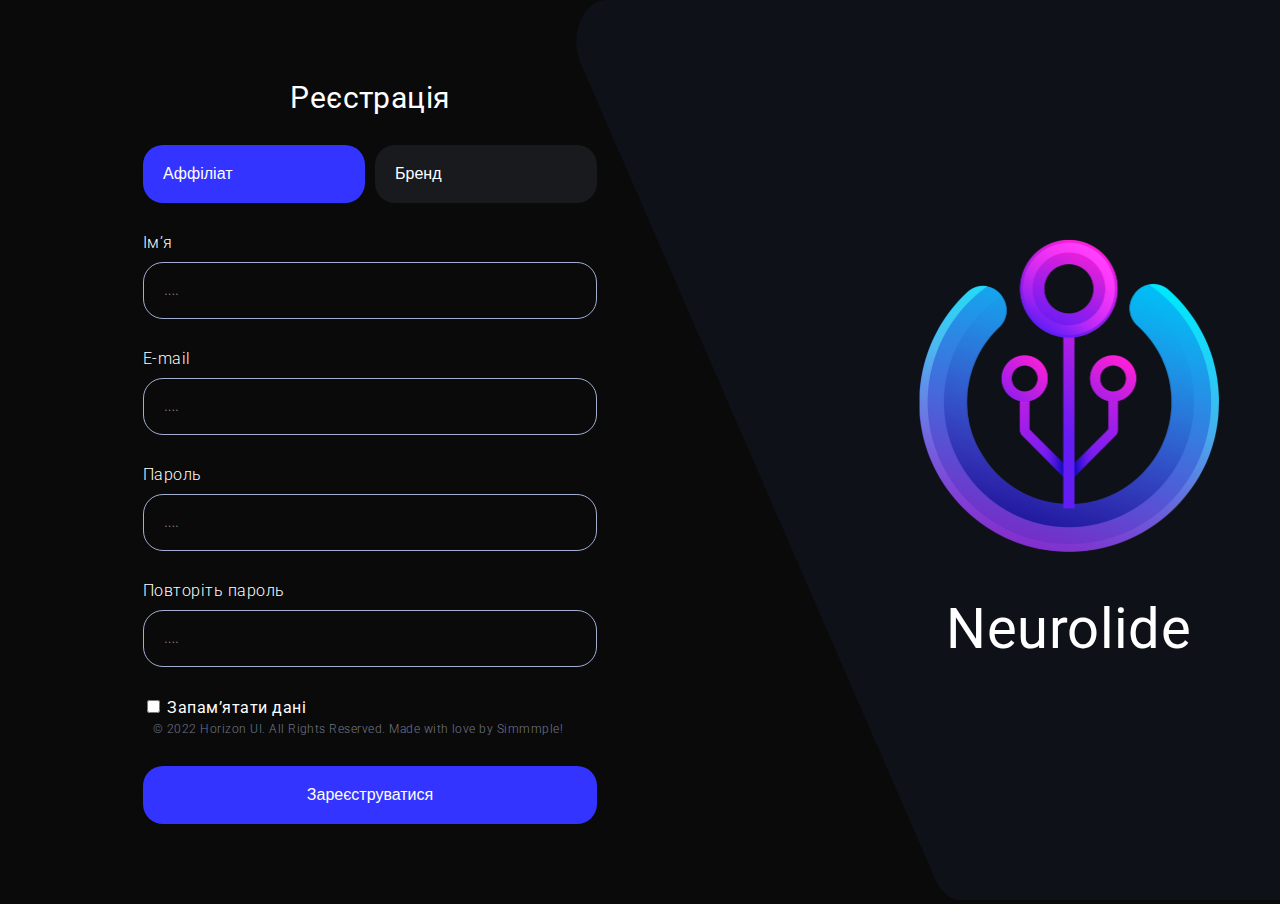
<file: index.html>
<!DOCTYPE html>
<html lang="en">
  <head>
    <meta charset="UTF-8" />
    <meta http-equiv="X-UA-Compatible" content="IE=edge" />
    <meta name="viewport" content="width=device-width, initial-scale=1.0" />
    <title>Website-Design</title>
    <link
      href="https://fonts.googleapis.com/css2?family=Roboto:wght@400;500;700;900&display=swap"
      rel="stylesheet"
    />
    <link
      href="https://fonts.googleapis.com/css2?family=Raleway:wght@700&display=swap"
      rel="stylesheet"
    />
    <link rel="stylesheet" href="./css/registerPage.min.css" />
  </head>
  <body>
    <header>
      <div class="container">
        <a href="./brend.html">
          <picture>
            <source
              srcset="./imeges/desktop/registerLogo.png 2x"
              media="(min-width: 1200px)"
            />
            <source srcset="./imeges/mobile/registerLogo.png 2x" />
            <img src="" alt="" />
          </picture>
        </a>
        <h1>Neurolide</h1>
      </div>
      <picture class="background">
        <source
          srcset="./imeges/desktop/registerBackground.png 2x"
          media="(min-width: 1200px)"
        />
        <source srcset="./imeges/mobile/registerBackground.png 2x" />
        <img src="" alt="" />
      </picture>
    </header>
    <main>
      <div class="container">
        <form>
          <h2>Реєстрація</h2>
          <ul>
            <li><button type="button">Аффіліат</button></li>
            <li><button type="button">Бренд</button></li>
          </ul>
          <label>
            <span>Ім’я</span>
            <input type="text" placeholder="...." />
          </label>
          <label>
            <span>E-mail</span>
            <input type="text" placeholder="...." />
          </label>
          <label>
            <span>Пароль</span>
            <input type="text" placeholder="...." />
          </label>
          <label>
            <span>Повторіть пароль</span>
            <input type="text" placeholder="...." />
          </label>
          <div>
            <input
              type="checkbox"
              class="checkbox hidden"
              name="checkbox"
              required
              id="checkbox"
            />
            <label for="checkbox" class="check">Запам’ятати дані </label><br />
            <span
              >© 2022 Horizon UI. All Rights Reserved. Made with love by
              Simmmple!</span
            >
          </div>
          <button type="submit">Зареєструватися</button>
        </form>
      </div>
    </main>
  </body>
</html>
</file>
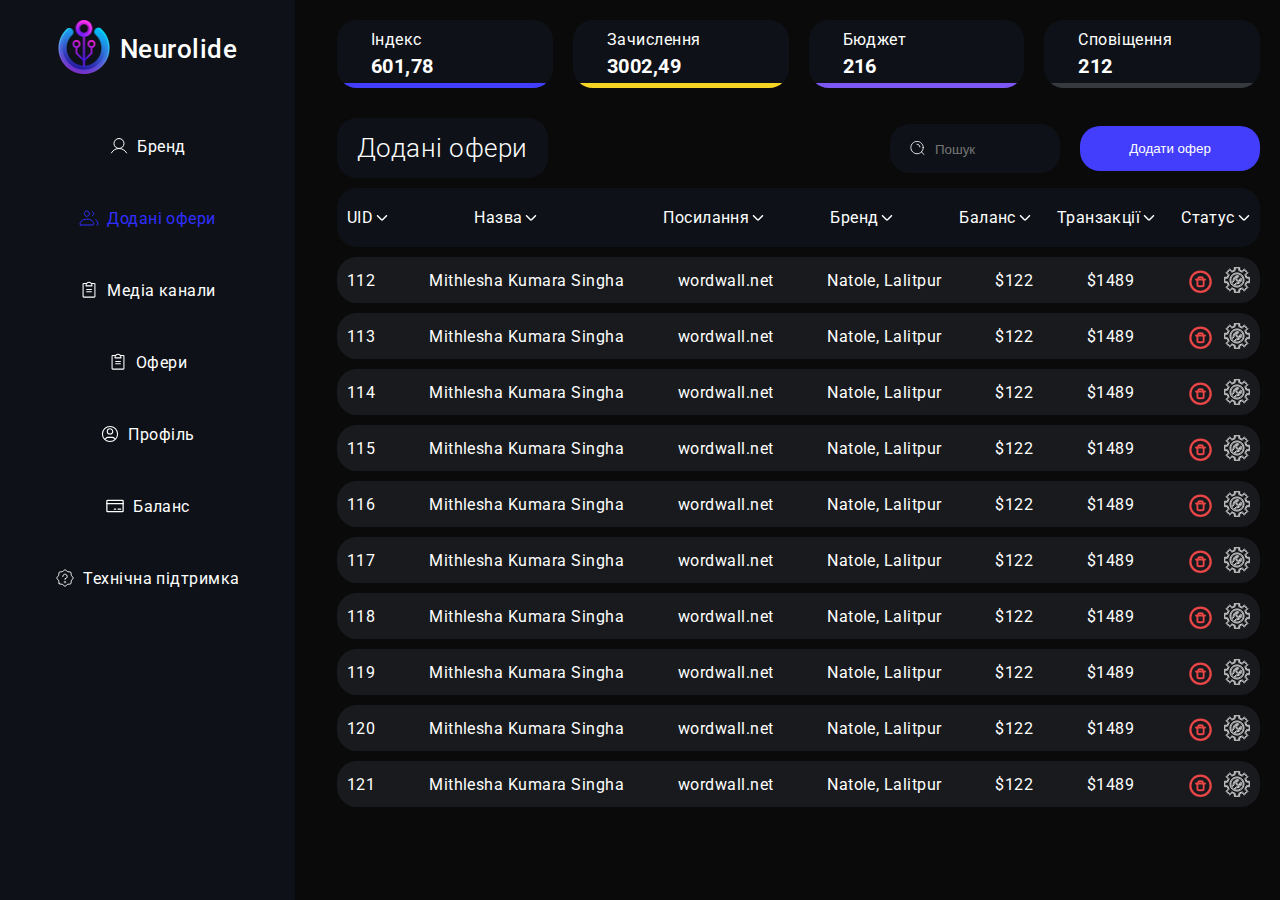
<file: addOffers.html>
<!DOCTYPE html>
<html lang="en">
  <head>
    <meta charset="UTF-8" />
    <meta http-equiv="X-UA-Compatible" content="IE=edge" />
    <meta name="viewport" content="width=device-width, initial-scale=1.0" />
    <title>Website-Design</title>
    <link
      href="https://fonts.googleapis.com/css2?family=Roboto:wght@400;500;700;900&display=swap"
      rel="stylesheet"
    />
    <link
      href="https://fonts.googleapis.com/css2?family=Raleway:wght@700&display=swap"
      rel="stylesheet"
    />
    <link rel="stylesheet" href="./css/user.min.css" />
  </head>
  <body>
    <header>
      <div class="nav-div">
        <nav>
          <div class="logo">
            <a>
              <picture>
                <source
                  srcset="./imeges/desktop/logo.png 1x"
                  media="(min-width: 1200px)"
                />
                <source
                  srcset="./imeges/tablet/logo.png 1x"
                  media="(min-width: 768px)"
                />
                <source srcset="./imeges/mobile/logo.png 1x" />
                <img src="" alt="" />
              </picture>
            </a>
            <h1>Neurolide</h1>
          </div>
          <ul class="menu">
            <li>
              <a href="./brend.html">
                <svg width="20" height="20">
                  <use href="./imeges/sprite.svg#icon-Human"></use>
                </svg>
                Бренд
              </a>
            </li>
            <li class="is-active">
              <a href="#">
                <svg width="20" height="20">
                  <use href="./imeges/sprite.svg#icon-People"></use>
                </svg>
                Додані офери
              </a>
            </li>
            <li>
              <a href="./mediaChanel.html">
                <svg width="20" height="20">
                  <use href="./imeges/sprite.svg#icon-Copybook"></use>
                </svg>
                Медіа канали
              </a>
            </li>
            <li>
              <a href="./offers.html">
                <svg width="20" height="20">
                  <use href="./imeges/sprite.svg#icon-Copybook"></use>
                </svg>
                Офери
              </a>
            </li>
            <li>
              <a href="./profile.html">
                <svg width="20" height="20">
                  <use href="./imeges/sprite.svg#icon-Profile"></use>
                </svg>
                Профіль
              </a>
            </li>
            <li>
              <a href="./balance.html">
                <svg width="20" height="20">
                  <use href="./imeges/sprite.svg#icon-Card"></use>
                </svg>
                Баланс
              </a>
            </li>
            <li>
              <a href="./support.html">
                <svg width="20" height="20">
                  <use href="./imeges/sprite.svg#icon-Support"></use>
                </svg>
                Технічна підтримка
              </a>
            </li>
          </ul>
          <button type="button" class="modal-button" data-menu-open>
            <svg width="28" height="28">
              <use href="./imeges/sprite.svg#icon-Menu"></use>
            </svg>
          </button>
        </nav>
      </div>
    </header>
    <div class="modal-nav" data-menu>
      <ul class="modal-menu">
        <li>
          <a href="./main.html">
            <svg width="20" height="20">
              <use href="./imeges/sprite.svg#icon-House"></use>
            </svg>
            Головна
          </a>
        </li>
        <li>
          <a href="./brend.html">
            <svg width="20" height="20">
              <use href="./imeges/sprite.svg#icon-Human"></use>
            </svg>
            Бренд
          </a>
        </li>
        <li class="is-active-mobile">
          <a href="#">
            <svg width="20" height="20">
              <use href="./imeges/sprite.svg#icon-People"></use>
            </svg>
            Додані офери
          </a>
        </li>
        <li>
          <a href="./mediaChanel.html">
            <svg width="20" height="20">
              <use href="./imeges/sprite.svg#icon-Copybook"></use>
            </svg>
            Медіа канали
          </a>
        </li>
        <li>
          <a href="./offers.html">
            <svg width="20" height="20">
              <use href="./imeges/sprite.svg#icon-Copybook"></use>
            </svg>
            Офери
          </a>
        </li>
        <li>
          <a href="./profile.html">
            <svg width="20" height="20">
              <use href="./imeges/sprite.svg#icon-Profile"></use>
            </svg>
            Профіль
          </a>
        </li>
        <li>
          <a href="./balance.html">
            <svg width="20" height="20">
              <use href="./imeges/sprite.svg#icon-Card"></use>
            </svg>
            Баланс
          </a>
        </li>
        <li>
          <a href="./support.html">
            <svg width="20" height="20">
              <use href="./imeges/sprite.svg#icon-Support"></use>
            </svg>
            Технічна підтримка
          </a>
        </li>
      </ul>
    </div>
    <main class="mobile">
      <section class="main">
        <div class="main-div">
          <svg width="20" height="20">
            <use href="./imeges/sprite.svg#icon-People"></use>
          </svg>
          Додані офери
        </div>
      </section>
      <section class="user_status">
        <div class="container">
          <div class="user_status_div">
            <div class="user_status_normal_div">
              <h3>UID 112 Статус</h3>
              <ul>
                <li><b>Назва</b><br /><span>Mithlesha Kumara Singha</span></li>
                <li><b>Посилання</b><br /><span>wordwall.net</span></li>
                <li><b>Бренд</b><br /><span>Kritipur, Kathmandu</span></li>
                <li><b>Виплати</b><br /><span>$122</span></li>
                <li><b>Баланс</b><br /><span>$1489</span></li>
                <li><b>Payout</b></li>
              </ul>
              <ul>
                <li><button type="button">RevShare</button></li>
                <li><button type="button">CPL</button></li>
                <li><button type="button">CPC</button></li>
                <li><button type="button">CPM</button></li>
                <li><button type="button">CPH</button></li>
              </ul>
              <ul>
                <li data-modal-open="modal1">
                  <svg width="20" height="20">
                    <use href="./imeges/sprite.svg#icon-settings"></use>
                  </svg>
                </li>
                <li>
                  <svg width="20" height="20">
                    <use href="./imeges/sprite.svg#icon-bin"></use>
                  </svg>
                </li>
              </ul>
            </div>
          </div>
        </div>
      </section>
    </main>
    <main class="desktop">
      <section class="user_data">
        <ul>
          <li>
            <span>Індекс</span>
            <h4>601,78</h4>
          </li>
          <li>
            <span>Зачислення</span>
            <h4>3002,49</h4>
          </li>
          <li>
            <span>Бюджет</span>
            <h4>216</h4>
          </li>
          <li>
            <span>Сповіщення</span>
            <h4>212</h4>
          </li>
        </ul>
      </section>
      <section class="user_search">
        <div>
          <div>Додані офери</div>
          <ul>
            <li>
              <svg width="15" height="15">
                <use href="./imeges/sprite.svg#icon-search"></use>
              </svg>
              <input type="text" placeholder="Пошук" />
            </li>
            <li data-modal-open="modal9">
              <button type="button">Додати офер</button>
            </li>
          </ul>
        </div>
      </section>
      <section class="user_offers">
        <ul>
          <li>
            <span>UID</span>
            <svg width="12" height="6">
              <use href="./imeges/sprite.svg#icon-vector"></use>
            </svg>
          </li>
          <li>
            <span>Назва</span>
            <svg width="12" height="6">
              <use href="./imeges/sprite.svg#icon-vector"></use>
            </svg>
          </li>
          <li>
            <span>Посилання</span>
            <svg width="12" height="6">
              <use href="./imeges/sprite.svg#icon-vector"></use>
            </svg>
          </li>
          <li>
            <span>Бренд</span>
            <svg width="12" height="6">
              <use href="./imeges/sprite.svg#icon-vector"></use>
            </svg>
          </li>
          <li>
            <span>Баланс</span>
            <svg width="12" height="6">
              <use href="./imeges/sprite.svg#icon-vector"></use>
            </svg>
          </li>
          <li>
            <span>Транзакції</span>
            <svg width="12" height="6">
              <use href="./imeges/sprite.svg#icon-vector"></use>
            </svg>
          </li>
          <li>
            <span>Статус</span>
            <svg width="12" height="6">
              <use href="./imeges/sprite.svg#icon-vector"></use>
            </svg>
          </li>
        </ul>
      </section>
      <section class="user_offers_list">
        <ul class="user_offers_list_ul">
          <li class="user_offers_list_li">
            <ul
              class="user_offers_list_haracter"
              hidden-content-open="status-info1"
            >
              <li>
                <span>112</span>
              </li>
              <li><span>Mithlesha Kumara Singha</span></li>
              <li><span>wordwall.net</span></li>
              <li><span>Natole, Lalitpur</span></li>
              <li><span>$122</span></li>
              <li><span>$1489</span></li>
              <li>
                <svg width="26" height="26">
                  <use href="./imeges/sprite.svg#icon-bin"></use>
                </svg>
                <svg width="26" height="26" data-modal-open="modal1">
                  <use href="./imeges/sprite.svg#icon-settings"></use>
                </svg>
              </li>
            </ul>
            <div id="status-info1" class="user_offers_list_hidden_div">
              <ul class="user_offers_list_hidden_div_ul1">
                <li data-modal-open="modal4">
                  <span>Ліди</span><br /><b>601,78</b>
                  <svg width="20" height="20">
                    <use href="./imeges/sprite.svg#icon-pencil"></use>
                  </svg>
                </li>
                <li data-modal-open="modal5">
                  <span>Списання</span><br /><b>3002,49</b>
                  <svg width="20" height="20">
                    <use href="./imeges/sprite.svg#icon-pencil"></use>
                  </svg>
                </li>
                <li data-modal-open="modal6">
                  <span>Approve</span><br /><b>216</b>
                  <svg width="20" height="20">
                    <use href="./imeges/sprite.svg#icon-pencil"></use>
                  </svg>
                </li>
                <li data-modal-open="modal7">
                  <span>Сповіщення</span><br /><b>212</b>
                  <svg width="20" height="20">
                    <use href="./imeges/sprite.svg#icon-pencil"></use>
                  </svg>
                </li>
                <li data-modal-open="modal8">
                  <span>Баланс</span><br /><b>216</b>
                  <svg width="20" height="20">
                    <use href="./imeges/sprite.svg#icon-settings"></use>
                  </svg>
                </li>
              </ul>
              <ul class="user_offers_list_hidden_div_ul2">
                <li><span>Номер.</span></li>
                <li><span>Дата рахунку</span></li>
                <li><span>Дата оплати</span></li>
                <li><span>Статус</span></li>
                <li><span>Спосіб оплати</span></li>
                <li><span>Підписка</span></li>
                <li><span>Сума</span></li>
                <li>
                  <ul>
                    <li data-modal-open="modal3">
                      <svg width="17" height="17">
                        <use href="./imeges/sprite.svg#icon-settings"></use>
                      </svg>
                    </li>
                    <li>
                      <svg width="17" height="17">
                        <use href="./imeges/sprite.svg#icon-check"></use>
                      </svg>
                    </li>
                    <li>
                      <svg width="17" height="17">
                        <use href="./imeges/sprite.svg#icon-rubish-bin"></use>
                      </svg>
                    </li>
                    <li data-modal-open="modal2">
                      <svg width="17" height="17">
                        <use href="./imeges/sprite.svg#icon-main-plus"></use>
                      </svg>
                    </li>
                  </ul>
                </li>
              </ul>
              <ul class="user_offers_list_hidden_div_ul3">
                <li>Картки</li>
                <li>5024 3468 1424 2100</li>
                <li>6090 1234 5678 4509</li>
              </ul>
            </div>
          </li>
          <li class="user_offers_list_li">
            <ul
              class="user_offers_list_haracter"
              hidden-content-open="status-info2"
            >
              <li>
                <span>113</span>
              </li>
              <li><span>Mithlesha Kumara Singha</span></li>
              <li><span>wordwall.net</span></li>
              <li><span>Natole, Lalitpur</span></li>
              <li><span>$122</span></li>
              <li><span>$1489</span></li>
              <li>
                <svg width="26" height="26">
                  <use href="./imeges/sprite.svg#icon-bin"></use>
                </svg>
                <svg width="26" height="26" data-modal-open="modal1">
                  <use href="./imeges/sprite.svg#icon-settings"></use>
                </svg>
              </li>
            </ul>
            <div id="status-info2" class="user_offers_list_hidden_div">
              <ul class="user_offers_list_hidden_div_ul1">
                <li data-modal-open="modal4">
                  <span>Ліди</span><br /><b>601,78</b>
                  <svg width="20" height="20">
                    <use href="./imeges/sprite.svg#icon-pencil"></use>
                  </svg>
                </li>
                <li data-modal-open="modal5">
                  <span>Списання</span><br /><b>3002,49</b>
                  <svg width="20" height="20">
                    <use href="./imeges/sprite.svg#icon-pencil"></use>
                  </svg>
                </li>
                <li data-modal-open="modal6">
                  <span>Approve</span><br /><b>216</b>
                  <svg width="20" height="20">
                    <use href="./imeges/sprite.svg#icon-pencil"></use>
                  </svg>
                </li>
                <li data-modal-open="modal7">
                  <span>Сповіщення</span><br /><b>212</b>
                  <svg width="20" height="20">
                    <use href="./imeges/sprite.svg#icon-pencil"></use>
                  </svg>
                </li>
                <li data-modal-open="modal8">
                  <span>Баланс</span><br /><b>216</b>
                  <svg width="20" height="20">
                    <use href="./imeges/sprite.svg#icon-settings"></use>
                  </svg>
                </li>
              </ul>
              <ul class="user_offers_list_hidden_div_ul2">
                <li><span>Номер.</span></li>
                <li><span>Дата рахунку</span></li>
                <li><span>Дата оплати</span></li>
                <li><span>Статус</span></li>
                <li><span>Спосіб оплати</span></li>
                <li><span>Підписка</span></li>
                <li><span>Сума</span></li>
                <li>
                  <ul>
                    <li data-modal-open="modal3">
                      <svg width="17" height="17">
                        <use href="./imeges/sprite.svg#icon-settings"></use>
                      </svg>
                    </li>
                    <li>
                      <svg width="17" height="17">
                        <use href="./imeges/sprite.svg#icon-check"></use>
                      </svg>
                    </li>
                    <li>
                      <svg width="17" height="17">
                        <use href="./imeges/sprite.svg#icon-rubish-bin"></use>
                      </svg>
                    </li>
                    <li data-modal-open="modal2">
                      <svg width="17" height="17">
                        <use href="./imeges/sprite.svg#icon-main-plus"></use>
                      </svg>
                    </li>
                  </ul>
                </li>
              </ul>
              <ul class="user_offers_list_hidden_div_ul3">
                <li>Картки</li>
                <li>5024 3468 1424 2100</li>
                <li>6090 1234 5678 4509</li>
              </ul>
            </div>
          </li>
          <li class="user_offers_list_li">
            <ul
              class="user_offers_list_haracter"
              hidden-content-open="status-info3"
            >
              <li>
                <span>114</span>
              </li>
              <li><span>Mithlesha Kumara Singha</span></li>
              <li><span>wordwall.net</span></li>
              <li><span>Natole, Lalitpur</span></li>
              <li><span>$122</span></li>
              <li><span>$1489</span></li>
              <li>
                <svg width="26" height="26">
                  <use href="./imeges/sprite.svg#icon-bin"></use>
                </svg>
                <svg width="26" height="26" data-modal-open="modal1">
                  <use href="./imeges/sprite.svg#icon-settings"></use>
                </svg>
              </li>
            </ul>
            <div id="status-info3" class="user_offers_list_hidden_div">
              <ul class="user_offers_list_hidden_div_ul1">
                <li data-modal-open="modal4">
                  <span>Ліди</span><br /><b>601,78</b>
                  <svg width="20" height="20">
                    <use href="./imeges/sprite.svg#icon-pencil"></use>
                  </svg>
                </li>
                <li data-modal-open="modal5">
                  <span>Списання</span><br /><b>3002,49</b>
                  <svg width="20" height="20">
                    <use href="./imeges/sprite.svg#icon-pencil"></use>
                  </svg>
                </li>
                <li data-modal-open="modal6">
                  <span>Approve</span><br /><b>216</b>
                  <svg width="20" height="20">
                    <use href="./imeges/sprite.svg#icon-pencil"></use>
                  </svg>
                </li>
                <li data-modal-open="modal7">
                  <span>Сповіщення</span><br /><b>212</b>
                  <svg width="20" height="20">
                    <use href="./imeges/sprite.svg#icon-pencil"></use>
                  </svg>
                </li>
                <li data-modal-open="modal8">
                  <span>Баланс</span><br /><b>216</b>
                  <svg width="20" height="20">
                    <use href="./imeges/sprite.svg#icon-settings"></use>
                  </svg>
                </li>
              </ul>
              <ul class="user_offers_list_hidden_div_ul2">
                <li><span>Номер.</span></li>
                <li><span>Дата рахунку</span></li>
                <li><span>Дата оплати</span></li>
                <li><span>Статус</span></li>
                <li><span>Спосіб оплати</span></li>
                <li><span>Підписка</span></li>
                <li><span>Сума</span></li>
                <li>
                  <ul>
                    <li data-modal-open="modal3">
                      <svg width="17" height="17">
                        <use href="./imeges/sprite.svg#icon-settings"></use>
                      </svg>
                    </li>
                    <li>
                      <svg width="17" height="17">
                        <use href="./imeges/sprite.svg#icon-check"></use>
                      </svg>
                    </li>
                    <li>
                      <svg width="17" height="17">
                        <use href="./imeges/sprite.svg#icon-rubish-bin"></use>
                      </svg>
                    </li>
                    <li data-modal-open="modal2">
                      <svg width="17" height="17">
                        <use href="./imeges/sprite.svg#icon-main-plus"></use>
                      </svg>
                    </li>
                  </ul>
                </li>
              </ul>
              <ul class="user_offers_list_hidden_div_ul3">
                <li>Картки</li>
                <li>5024 3468 1424 2100</li>
                <li>6090 1234 5678 4509</li>
              </ul>
            </div>
          </li>
          <li class="user_offers_list_li">
            <ul
              class="user_offers_list_haracter"
              hidden-content-open="status-info4"
            >
              <li>
                <span>115</span>
              </li>
              <li><span>Mithlesha Kumara Singha</span></li>
              <li><span>wordwall.net</span></li>
              <li><span>Natole, Lalitpur</span></li>
              <li><span>$122</span></li>
              <li><span>$1489</span></li>
              <li>
                <svg width="26" height="26">
                  <use href="./imeges/sprite.svg#icon-bin"></use>
                </svg>
                <svg width="26" height="26" data-modal-open="modal1">
                  <use href="./imeges/sprite.svg#icon-settings"></use>
                </svg>
              </li>
            </ul>
            <div id="status-info4" class="user_offers_list_hidden_div">
              <ul class="user_offers_list_hidden_div_ul1">
                <li data-modal-open="modal4">
                  <span>Ліди</span><br /><b>601,78</b>
                  <svg width="20" height="20">
                    <use href="./imeges/sprite.svg#icon-pencil"></use>
                  </svg>
                </li>
                <li data-modal-open="modal5">
                  <span>Списання</span><br /><b>3002,49</b>
                  <svg width="20" height="20">
                    <use href="./imeges/sprite.svg#icon-pencil"></use>
                  </svg>
                </li>
                <li data-modal-open="modal6">
                  <span>Approve</span><br /><b>216</b>
                  <svg width="20" height="20">
                    <use href="./imeges/sprite.svg#icon-pencil"></use>
                  </svg>
                </li>
                <li data-modal-open="modal7">
                  <span>Сповіщення</span><br /><b>212</b>
                  <svg width="20" height="20">
                    <use href="./imeges/sprite.svg#icon-pencil"></use>
                  </svg>
                </li>
                <li data-modal-open="modal8">
                  <span>Баланс</span><br /><b>216</b>
                  <svg width="20" height="20">
                    <use href="./imeges/sprite.svg#icon-settings"></use>
                  </svg>
                </li>
              </ul>
              <ul class="user_offers_list_hidden_div_ul2">
                <li><span>Номер.</span></li>
                <li><span>Дата рахунку</span></li>
                <li><span>Дата оплати</span></li>
                <li><span>Статус</span></li>
                <li><span>Спосіб оплати</span></li>
                <li><span>Підписка</span></li>
                <li><span>Сума</span></li>
                <li>
                  <ul>
                    <li data-modal-open="modal3">
                      <svg width="17" height="17">
                        <use href="./imeges/sprite.svg#icon-settings"></use>
                      </svg>
                    </li>
                    <li>
                      <svg width="17" height="17">
                        <use href="./imeges/sprite.svg#icon-check"></use>
                      </svg>
                    </li>
                    <li>
                      <svg width="17" height="17">
                        <use href="./imeges/sprite.svg#icon-rubish-bin"></use>
                      </svg>
                    </li>
                    <li data-modal-open="modal2">
                      <svg width="17" height="17">
                        <use href="./imeges/sprite.svg#icon-main-plus"></use>
                      </svg>
                    </li>
                  </ul>
                </li>
              </ul>
              <ul class="user_offers_list_hidden_div_ul3">
                <li>Картки</li>
                <li>5024 3468 1424 2100</li>
                <li>6090 1234 5678 4509</li>
              </ul>
            </div>
          </li>
          <li class="user_offers_list_li">
            <ul
              class="user_offers_list_haracter"
              hidden-content-open="status-info5"
            >
              <li>
                <span>116</span>
              </li>
              <li><span>Mithlesha Kumara Singha</span></li>
              <li><span>wordwall.net</span></li>
              <li><span>Natole, Lalitpur</span></li>
              <li><span>$122</span></li>
              <li><span>$1489</span></li>
              <li>
                <svg width="26" height="26">
                  <use href="./imeges/sprite.svg#icon-bin"></use>
                </svg>
                <svg width="26" height="26" data-modal-open="modal1">
                  <use href="./imeges/sprite.svg#icon-settings"></use>
                </svg>
              </li>
            </ul>
            <div id="status-info5" class="user_offers_list_hidden_div">
              <ul class="user_offers_list_hidden_div_ul1">
                <li data-modal-open="modal4">
                  <span>Ліди</span><br /><b>601,78</b>
                  <svg width="20" height="20">
                    <use href="./imeges/sprite.svg#icon-pencil"></use>
                  </svg>
                </li>
                <li data-modal-open="modal5">
                  <span>Списання</span><br /><b>3002,49</b>
                  <svg width="20" height="20">
                    <use href="./imeges/sprite.svg#icon-pencil"></use>
                  </svg>
                </li>
                <li data-modal-open="modal6">
                  <span>Approve</span><br /><b>216</b>
                  <svg width="20" height="20">
                    <use href="./imeges/sprite.svg#icon-pencil"></use>
                  </svg>
                </li>
                <li data-modal-open="modal7">
                  <span>Сповіщення</span><br /><b>212</b>
                  <svg width="20" height="20">
                    <use href="./imeges/sprite.svg#icon-pencil"></use>
                  </svg>
                </li>
                <li data-modal-open="modal8">
                  <span>Баланс</span><br /><b>216</b>
                  <svg width="20" height="20">
                    <use href="./imeges/sprite.svg#icon-settings"></use>
                  </svg>
                </li>
              </ul>
              <ul class="user_offers_list_hidden_div_ul2">
                <li><span>Номер.</span></li>
                <li><span>Дата рахунку</span></li>
                <li><span>Дата оплати</span></li>
                <li><span>Статус</span></li>
                <li><span>Спосіб оплати</span></li>
                <li><span>Підписка</span></li>
                <li><span>Сума</span></li>
                <li>
                  <ul>
                    <li data-modal-open="modal3">
                      <svg width="17" height="17">
                        <use href="./imeges/sprite.svg#icon-settings"></use>
                      </svg>
                    </li>
                    <li>
                      <svg width="17" height="17">
                        <use href="./imeges/sprite.svg#icon-check"></use>
                      </svg>
                    </li>
                    <li>
                      <svg width="17" height="17">
                        <use href="./imeges/sprite.svg#icon-rubish-bin"></use>
                      </svg>
                    </li>
                    <li data-modal-open="modal2">
                      <svg width="17" height="17">
                        <use href="./imeges/sprite.svg#icon-main-plus"></use>
                      </svg>
                    </li>
                  </ul>
                </li>
              </ul>
              <ul class="user_offers_list_hidden_div_ul3">
                <li>Картки</li>
                <li>5024 3468 1424 2100</li>
                <li>6090 1234 5678 4509</li>
              </ul>
            </div>
          </li>
          <li class="user_offers_list_li">
            <ul
              class="user_offers_list_haracter"
              hidden-content-open="status-info6"
            >
              <li>
                <span>117</span>
              </li>
              <li><span>Mithlesha Kumara Singha</span></li>
              <li><span>wordwall.net</span></li>
              <li><span>Natole, Lalitpur</span></li>
              <li><span>$122</span></li>
              <li><span>$1489</span></li>
              <li>
                <svg width="26" height="26">
                  <use href="./imeges/sprite.svg#icon-bin"></use>
                </svg>
                <svg width="26" height="26" data-modal-open="modal1">
                  <use href="./imeges/sprite.svg#icon-settings"></use>
                </svg>
              </li>
            </ul>
            <div id="status-info6" class="user_offers_list_hidden_div">
              <ul class="user_offers_list_hidden_div_ul1">
                <li data-modal-open="modal4">
                  <span>Ліди</span><br /><b>601,78</b>
                  <svg width="20" height="20">
                    <use href="./imeges/sprite.svg#icon-pencil"></use>
                  </svg>
                </li>
                <li data-modal-open="modal5">
                  <span>Списання</span><br /><b>3002,49</b>
                  <svg width="20" height="20">
                    <use href="./imeges/sprite.svg#icon-pencil"></use>
                  </svg>
                </li>
                <li data-modal-open="modal6">
                  <span>Approve</span><br /><b>216</b>
                  <svg width="20" height="20">
                    <use href="./imeges/sprite.svg#icon-pencil"></use>
                  </svg>
                </li>
                <li data-modal-open="modal7">
                  <span>Сповіщення</span><br /><b>212</b>
                  <svg width="20" height="20">
                    <use href="./imeges/sprite.svg#icon-pencil"></use>
                  </svg>
                </li>
                <li data-modal-open="modal8">
                  <span>Баланс</span><br /><b>216</b>
                  <svg width="20" height="20">
                    <use href="./imeges/sprite.svg#icon-settings"></use>
                  </svg>
                </li>
              </ul>
              <ul class="user_offers_list_hidden_div_ul2">
                <li><span>Номер.</span></li>
                <li><span>Дата рахунку</span></li>
                <li><span>Дата оплати</span></li>
                <li><span>Статус</span></li>
                <li><span>Спосіб оплати</span></li>
                <li><span>Підписка</span></li>
                <li><span>Сума</span></li>
                <li>
                  <ul>
                    <li data-modal-open="modal3">
                      <svg width="17" height="17">
                        <use href="./imeges/sprite.svg#icon-settings"></use>
                      </svg>
                    </li>
                    <li>
                      <svg width="17" height="17">
                        <use href="./imeges/sprite.svg#icon-check"></use>
                      </svg>
                    </li>
                    <li>
                      <svg width="17" height="17">
                        <use href="./imeges/sprite.svg#icon-rubish-bin"></use>
                      </svg>
                    </li>
                    <li data-modal-open="modal2">
                      <svg width="17" height="17">
                        <use href="./imeges/sprite.svg#icon-main-plus"></use>
                      </svg>
                    </li>
                  </ul>
                </li>
              </ul>
              <ul class="user_offers_list_hidden_div_ul3">
                <li>Картки</li>
                <li>5024 3468 1424 2100</li>
                <li>6090 1234 5678 4509</li>
              </ul>
            </div>
          </li>
          <li class="user_offers_list_li">
            <ul
              class="user_offers_list_haracter"
              hidden-content-open="status-info7"
            >
              <li>
                <span>118</span>
              </li>
              <li><span>Mithlesha Kumara Singha</span></li>
              <li><span>wordwall.net</span></li>
              <li><span>Natole, Lalitpur</span></li>
              <li><span>$122</span></li>
              <li><span>$1489</span></li>
              <li>
                <svg width="26" height="26">
                  <use href="./imeges/sprite.svg#icon-bin"></use>
                </svg>
                <svg width="26" height="26" data-modal-open="modal1">
                  <use href="./imeges/sprite.svg#icon-settings"></use>
                </svg>
              </li>
            </ul>
            <div id="status-info7" class="user_offers_list_hidden_div">
              <ul class="user_offers_list_hidden_div_ul1">
                <li data-modal-open="modal4">
                  <span>Ліди</span><br /><b>601,78</b>
                  <svg width="20" height="20">
                    <use href="./imeges/sprite.svg#icon-pencil"></use>
                  </svg>
                </li>
                <li data-modal-open="modal5">
                  <span>Списання</span><br /><b>3002,49</b>
                  <svg width="20" height="20">
                    <use href="./imeges/sprite.svg#icon-pencil"></use>
                  </svg>
                </li>
                <li data-modal-open="modal6">
                  <span>Approve</span><br /><b>216</b>
                  <svg width="20" height="20">
                    <use href="./imeges/sprite.svg#icon-pencil"></use>
                  </svg>
                </li>
                <li data-modal-open="modal7">
                  <span>Сповіщення</span><br /><b>212</b>
                  <svg width="20" height="20">
                    <use href="./imeges/sprite.svg#icon-pencil"></use>
                  </svg>
                </li>
                <li data-modal-open="modal8">
                  <span>Баланс</span><br /><b>216</b>
                  <svg width="20" height="20">
                    <use href="./imeges/sprite.svg#icon-settings"></use>
                  </svg>
                </li>
              </ul>
              <ul class="user_offers_list_hidden_div_ul2">
                <li><span>Номер.</span></li>
                <li><span>Дата рахунку</span></li>
                <li><span>Дата оплати</span></li>
                <li><span>Статус</span></li>
                <li><span>Спосіб оплати</span></li>
                <li><span>Підписка</span></li>
                <li><span>Сума</span></li>
                <li>
                  <ul>
                    <li data-modal-open="modal3">
                      <svg width="17" height="17">
                        <use href="./imeges/sprite.svg#icon-settings"></use>
                      </svg>
                    </li>
                    <li>
                      <svg width="17" height="17">
                        <use href="./imeges/sprite.svg#icon-check"></use>
                      </svg>
                    </li>
                    <li>
                      <svg width="17" height="17">
                        <use href="./imeges/sprite.svg#icon-rubish-bin"></use>
                      </svg>
                    </li>
                    <li data-modal-open="modal2">
                      <svg width="17" height="17">
                        <use href="./imeges/sprite.svg#icon-main-plus"></use>
                      </svg>
                    </li>
                  </ul>
                </li>
              </ul>
              <ul class="user_offers_list_hidden_div_ul3">
                <li>Картки</li>
                <li>5024 3468 1424 2100</li>
                <li>6090 1234 5678 4509</li>
              </ul>
            </div>
          </li>
          <li class="user_offers_list_li">
            <ul
              class="user_offers_list_haracter"
              hidden-content-open="status-info8"
            >
              <li>
                <span>119</span>
              </li>
              <li><span>Mithlesha Kumara Singha</span></li>
              <li><span>wordwall.net</span></li>
              <li><span>Natole, Lalitpur</span></li>
              <li><span>$122</span></li>
              <li><span>$1489</span></li>
              <li>
                <svg width="26" height="26">
                  <use href="./imeges/sprite.svg#icon-bin"></use>
                </svg>
                <svg width="26" height="26" data-modal-open="modal1">
                  <use href="./imeges/sprite.svg#icon-settings"></use>
                </svg>
              </li>
            </ul>
            <div id="status-info8" class="user_offers_list_hidden_div">
              <ul class="user_offers_list_hidden_div_ul1">
                <li data-modal-open="modal4">
                  <span>Ліди</span><br /><b>601,78</b>
                  <svg width="20" height="20">
                    <use href="./imeges/sprite.svg#icon-pencil"></use>
                  </svg>
                </li>
                <li data-modal-open="modal5">
                  <span>Списання</span><br /><b>3002,49</b>
                  <svg width="20" height="20">
                    <use href="./imeges/sprite.svg#icon-pencil"></use>
                  </svg>
                </li>
                <li data-modal-open="modal6">
                  <span>Approve</span><br /><b>216</b>
                  <svg width="20" height="20">
                    <use href="./imeges/sprite.svg#icon-pencil"></use>
                  </svg>
                </li>
                <li data-modal-open="modal7">
                  <span>Сповіщення</span><br /><b>212</b>
                  <svg width="20" height="20">
                    <use href="./imeges/sprite.svg#icon-pencil"></use>
                  </svg>
                </li>
                <li data-modal-open="modal8">
                  <span>Баланс</span><br /><b>216</b>
                  <svg width="20" height="20">
                    <use href="./imeges/sprite.svg#icon-settings"></use>
                  </svg>
                </li>
              </ul>
              <ul class="user_offers_list_hidden_div_ul2">
                <li><span>Номер.</span></li>
                <li><span>Дата рахунку</span></li>
                <li><span>Дата оплати</span></li>
                <li><span>Статус</span></li>
                <li><span>Спосіб оплати</span></li>
                <li><span>Підписка</span></li>
                <li><span>Сума</span></li>
                <li>
                  <ul>
                    <li data-modal-open="modal3">
                      <svg width="17" height="17">
                        <use href="./imeges/sprite.svg#icon-settings"></use>
                      </svg>
                    </li>
                    <li>
                      <svg width="17" height="17">
                        <use href="./imeges/sprite.svg#icon-check"></use>
                      </svg>
                    </li>
                    <li>
                      <svg width="17" height="17">
                        <use href="./imeges/sprite.svg#icon-rubish-bin"></use>
                      </svg>
                    </li>
                    <li data-modal-open="modal2">
                      <svg width="17" height="17">
                        <use href="./imeges/sprite.svg#icon-main-plus"></use>
                      </svg>
                    </li>
                  </ul>
                </li>
              </ul>
              <ul class="user_offers_list_hidden_div_ul3">
                <li>Картки</li>
                <li>5024 3468 1424 2100</li>
                <li>6090 1234 5678 4509</li>
              </ul>
            </div>
          </li>
          <li class="user_offers_list_li">
            <ul
              class="user_offers_list_haracter"
              hidden-content-open="status-info9"
            >
              <li>
                <span>120</span>
              </li>
              <li><span>Mithlesha Kumara Singha</span></li>
              <li><span>wordwall.net</span></li>
              <li><span>Natole, Lalitpur</span></li>
              <li><span>$122</span></li>
              <li><span>$1489</span></li>
              <li>
                <svg width="26" height="26">
                  <use href="./imeges/sprite.svg#icon-bin"></use>
                </svg>
                <svg width="26" height="26" data-modal-open="modal1">
                  <use href="./imeges/sprite.svg#icon-settings"></use>
                </svg>
              </li>
            </ul>
            <div id="status-info9" class="user_offers_list_hidden_div">
              <ul class="user_offers_list_hidden_div_ul1">
                <li data-modal-open="modal4">
                  <span>Ліди</span><br /><b>601,78</b>
                  <svg width="20" height="20">
                    <use href="./imeges/sprite.svg#icon-pencil"></use>
                  </svg>
                </li>
                <li data-modal-open="modal5">
                  <span>Списання</span><br /><b>3002,49</b>
                  <svg width="20" height="20">
                    <use href="./imeges/sprite.svg#icon-pencil"></use>
                  </svg>
                </li>
                <li data-modal-open="modal6">
                  <span>Approve</span><br /><b>216</b>
                  <svg width="20" height="20">
                    <use href="./imeges/sprite.svg#icon-pencil"></use>
                  </svg>
                </li>
                <li data-modal-open="modal7">
                  <span>Сповіщення</span><br /><b>212</b>
                  <svg width="20" height="20">
                    <use href="./imeges/sprite.svg#icon-pencil"></use>
                  </svg>
                </li>
                <li data-modal-open="modal8">
                  <span>Баланс</span><br /><b>216</b>
                  <svg width="20" height="20">
                    <use href="./imeges/sprite.svg#icon-settings"></use>
                  </svg>
                </li>
              </ul>
              <ul class="user_offers_list_hidden_div_ul2">
                <li><span>Номер.</span></li>
                <li><span>Дата рахунку</span></li>
                <li><span>Дата оплати</span></li>
                <li><span>Статус</span></li>
                <li><span>Спосіб оплати</span></li>
                <li><span>Підписка</span></li>
                <li><span>Сума</span></li>
                <li>
                  <ul>
                    <li data-modal-open="modal3">
                      <svg width="17" height="17">
                        <use href="./imeges/sprite.svg#icon-settings"></use>
                      </svg>
                    </li>
                    <li>
                      <svg width="17" height="17">
                        <use href="./imeges/sprite.svg#icon-check"></use>
                      </svg>
                    </li>
                    <li>
                      <svg width="17" height="17">
                        <use href="./imeges/sprite.svg#icon-rubish-bin"></use>
                      </svg>
                    </li>
                    <li data-modal-open="modal2">
                      <svg width="17" height="17">
                        <use href="./imeges/sprite.svg#icon-main-plus"></use>
                      </svg>
                    </li>
                  </ul>
                </li>
              </ul>
              <ul class="user_offers_list_hidden_div_ul3">
                <li>Картки</li>
                <li>5024 3468 1424 2100</li>
                <li>6090 1234 5678 4509</li>
              </ul>
            </div>
          </li>
          <li class="user_offers_list_li">
            <ul
              class="user_offers_list_haracter"
              hidden-content-open="status-info10"
            >
              <li>
                <span>121</span>
              </li>
              <li><span>Mithlesha Kumara Singha</span></li>
              <li><span>wordwall.net</span></li>
              <li><span>Natole, Lalitpur</span></li>
              <li><span>$122</span></li>
              <li><span>$1489</span></li>
              <li>
                <svg width="26" height="26">
                  <use href="./imeges/sprite.svg#icon-bin"></use>
                </svg>
                <svg width="26" height="26" data-modal-open="modal1">
                  <use href="./imeges/sprite.svg#icon-settings"></use>
                </svg>
              </li>
            </ul>
            <div id="status-info10" class="user_offers_list_hidden_div">
              <ul class="user_offers_list_hidden_div_ul1">
                <li data-modal-open="modal4">
                  <span>Ліди</span><br /><b>601,78</b>
                  <svg width="20" height="20">
                    <use href="./imeges/sprite.svg#icon-pencil"></use>
                  </svg>
                </li>
                <li data-modal-open="modal5">
                  <span>Списання</span><br /><b>3002,49</b>
                  <svg width="20" height="20">
                    <use href="./imeges/sprite.svg#icon-pencil"></use>
                  </svg>
                </li>
                <li data-modal-open="modal6">
                  <span>Approve</span><br /><b>216</b>
                  <svg width="20" height="20">
                    <use href="./imeges/sprite.svg#icon-pencil"></use>
                  </svg>
                </li>
                <li data-modal-open="modal7">
                  <span>Сповіщення</span><br /><b>212</b>
                  <svg width="20" height="20">
                    <use href="./imeges/sprite.svg#icon-pencil"></use>
                  </svg>
                </li>
                <li data-modal-open="modal8">
                  <span>Баланс</span><br /><b>216</b>
                  <svg width="20" height="20">
                    <use href="./imeges/sprite.svg#icon-settings"></use>
                  </svg>
                </li>
              </ul>
              <ul class="user_offers_list_hidden_div_ul2">
                <li><span>Номер.</span></li>
                <li><span>Дата рахунку</span></li>
                <li><span>Дата оплати</span></li>
                <li><span>Статус</span></li>
                <li><span>Спосіб оплати</span></li>
                <li><span>Підписка</span></li>
                <li><span>Сума</span></li>
                <li>
                  <ul>
                    <li data-modal-open="modal3">
                      <svg width="17" height="17">
                        <use href="./imeges/sprite.svg#icon-settings"></use>
                      </svg>
                    </li>
                    <li>
                      <svg width="17" height="17">
                        <use href="./imeges/sprite.svg#icon-check"></use>
                      </svg>
                    </li>
                    <li>
                      <svg width="17" height="17">
                        <use href="./imeges/sprite.svg#icon-rubish-bin"></use>
                      </svg>
                    </li>
                    <li data-modal-open="modal2">
                      <svg width="17" height="17">
                        <use href="./imeges/sprite.svg#icon-main-plus"></use>
                      </svg>
                    </li>
                  </ul>
                </li>
              </ul>
              <ul class="user_offers_list_hidden_div_ul3">
                <li>Картки</li>
                <li>5024 3468 1424 2100</li>
                <li>6090 1234 5678 4509</li>
              </ul>
            </div>
          </li>
        </ul>
      </section>
    </main>
    <footer>
      <div class="container">
        <svg width="18" height="18">
          <use href="./imeges/sprite.svg#icon-question"></use>
        </svg>
      </div>
    </footer>
    <div class="backdrop is-hidden" id="modal1" data-modal>
      <div class="modal">
        <h2>Редагувати офер</h2>
        <form>
          <label>
            <span>Назва</span>
            <input type="text" placeholder="...." />
          </label>
          <label>
            <span>Посилання</span>
            <input type="text" placeholder="...." />
          </label>
          <label>
            <span>Бренд</span>
            <input type="text" placeholder="...." />
          </label>
          <label>
            <span>Виплати</span>
            <input type="text" placeholder="...." />
          </label>
          <label>
            <span>Баланс</span>
            <input type="text" placeholder="...." />
          </label>
          <div class="modal_desktop_menu">
            <span>Модель оплати</span>
            <ul>
              <li>
                <b>$$$</b>
                <div>
                  <span>RevShare</span>
                  <p id="p1">%$</p>
                  <svg width="12" height="6" open-paragraf="p1">
                    <use href="./imeges/sprite.svg#icon-vector"></use>
                  </svg>
                </div>
              </li>
              <li>
                <b>$$$</b>
                <div>
                  <span>CPL</span>
                  <p id="p2">$</p>
                  <svg width="12" height="6" open-paragraf="p2">
                    <use href="./imeges/sprite.svg#icon-vector"></use>
                  </svg>
                </div>
              </li>
              <li>
                <b>$$$</b>
                <div>
                  <span>CPC</span>
                  <p id="p3">$</p>
                  <svg width="12" height="6" open-paragraf="p3">
                    <use href="./imeges/sprite.svg#icon-vector"></use>
                  </svg>
                </div>
              </li>
              <li>
                <span>CPM</span>
              </li>
              <li>
                <span>CPH</span>
              </li>
            </ul>
          </div>
          <ul>
            <li><button type="button" data-modal-close>Відмінити</button></li>
            <li>
              <button type="button">
                <svg width="13" height="13">
                  <use href="./imeges/sprite.svg#icon-plus"></use>
                </svg>
                Зберегти
              </button>
            </li>
          </ul>
        </form>
      </div>
    </div>
    <div class="backdrop is-hidden" id="modal9" data-modal>
      <div class="modal">
        <h2>Додати офер</h2>
        <form>
          <label>
            <span>Назва</span>
            <input type="text" placeholder="...." />
          </label>
          <label>
            <span>Посилання</span>
            <input type="text" placeholder="...." />
          </label>
          <label>
            <span>Бренд</span>
            <input type="text" placeholder="...." />
          </label>
          <label>
            <span>Виплати</span>
            <input type="text" placeholder="...." />
          </label>
          <label>
            <span>Баланс</span>
            <input type="text" placeholder="...." />
          </label>
          <div class="modal_desktop_menu">
            <span>Модель оплати</span>
            <ul>
              <li>
                <b>$$$</b>
                <div>
                  <span>RevShare</span>
                  <p id="p4">%$</p>
                  <svg width="12" height="6" open-paragraf="p4">
                    <use href="./imeges/sprite.svg#icon-vector"></use>
                  </svg>
                </div>
              </li>
              <li>
                <b>$$$</b>
                <div>
                  <span>CPL</span>
                  <p id="p5">$</p>
                  <svg width="12" height="6" open-paragraf="p5">
                    <use href="./imeges/sprite.svg#icon-vector"></use>
                  </svg>
                </div>
              </li>
              <li>
                <b>$$$</b>
                <div>
                  <span>CPC</span>
                  <p id="p6">$</p>
                  <svg width="12" height="6" open-paragraf="p6">
                    <use href="./imeges/sprite.svg#icon-vector"></use>
                  </svg>
                </div>
              </li>
              <li>
                <span>CPM</span>
              </li>
              <li>
                <span>CPH</span>
              </li>
            </ul>
          </div>
          <ul>
            <li><button type="button" data-modal-close>Відмінити</button></li>
            <li>
              <button type="button">
                <svg width="13" height="13">
                  <use href="./imeges/sprite.svg#icon-plus"></use>
                </svg>
                Додати офер
              </button>
            </li>
          </ul>
        </form>
      </div>
    </div>
    <div class="backdrop is-hidden" id="modal2" data-modal>
      <div class="modal">
        <h2>Додати транзакцію</h2>
        <form>
          <label>
            <span>Номер</span>
            <input type="text" placeholder="EKG464SJFN17" />
          </label>
          <label
            ><span>Дата рахунку</span
            ><input type="text" placeholder="10 грудня 2024 р."
          /></label>
          <label
            ><span>Дата оплати</span
            ><input type="text" placeholder="10 грудня 2024 р."
          /></label>
          <label>
            <span>Спосіб оплати</span>
            <input type="text" placeholder="0077 **** **** 3814 (Visa)" />
          </label>
          <label>
            <span>Підписка</span>
            <input type="text" placeholder="Бонус (річний)" />
          </label>
          <label>
            <span>Сума</span>
            <input type="text" placeholder="$129.88" />
          </label>
          <ul>
            <li><button type="button" data-modal-close>Відмінити</button></li>
            <li><button type="button">Зберегти</button></li>
          </ul>
        </form>
      </div>
    </div>
    <div class="backdrop is-hidden" id="modal3" data-modal>
      <div class="modal">
        <h2>Редагувати транзакцію</h2>
        <form>
          <label>
            <span>Номер</span>
            <input type="text" placeholder="EKG464SJFN17" />
          </label>
          <label
            ><span>Дата рахунку</span
            ><input type="text" placeholder="10 грудня 2024 р."
          /></label>
          <label
            ><span>Дата оплати</span
            ><input type="text" placeholder="10 грудня 2024 р."
          /></label>
          <label>
            <span>Спосіб оплати</span>
            <input type="text" placeholder="0077 **** **** 3814 (Visa)" />
          </label>
          <label>
            <span>Підписка</span>
            <input type="text" placeholder="Бонус (річний)" />
          </label>
          <label>
            <span>Сума</span>
            <input type="text" placeholder="$129.88" />
          </label>
          <ul>
            <li><button type="button" data-modal-close>Відмінити</button></li>
            <li><button type="button">Зберегти</button></li>
          </ul>
        </form>
      </div>
    </div>
    <div class="backdrop is-hidden" id="modal4" data-modal>
      <div class="modal">
        <h2>Внести зміни</h2>
        <form>
          <label>
            <span>Ліди</span>
            <input type="text" placeholder="..." />
          </label>
          <ul>
            <li><button type="button" data-modal-close>Відмінити</button></li>
            <li><button type="button">Зберегти</button></li>
          </ul>
        </form>
      </div>
    </div>
    <div class="backdrop is-hidden" id="modal5" data-modal>
      <div class="modal">
        <h2>Внести зміни</h2>
        <form>
          <label>
            <span>Списання</span>
            <input type="text" placeholder="..." />
          </label>
          <ul>
            <li><button type="button" data-modal-close>Відмінити</button></li>
            <li><button type="button">Зберегти</button></li>
          </ul>
        </form>
      </div>
    </div>
    <div class="backdrop is-hidden" id="modal6" data-modal>
      <div class="modal">
        <h2>Внести зміни</h2>
        <form>
          <label>
            <span>Approve</span>
            <input type="text" placeholder="..." />
          </label>
          <ul>
            <li><button type="button" data-modal-close>Відмінити</button></li>
            <li><button type="button">Зберегти</button></li>
          </ul>
        </form>
      </div>
    </div>
    <div class="backdrop is-hidden" id="modal7" data-modal>
      <div class="modal">
        <h2>Внести зміни</h2>
        <form>
          <label>
            <span>Сповіщення</span>
            <input type="text" placeholder="..." />
          </label>
          <ul>
            <li><button type="button" data-modal-close>Відмінити</button></li>
            <li><button type="button">Зберегти</button></li>
          </ul>
        </form>
      </div>
    </div>
    <div class="backdrop is-hidden" id="modal8" data-modal>
      <div class="modal">
        <h2>Внести зміни</h2>
        <form>
          <label>
            <span>Баланс</span>
            <input type="text" placeholder="..." />
          </label>
          <ul>
            <li><button type="button" data-modal-close>Відмінити</button></li>
            <li><button type="button">Зберегти</button></li>
          </ul>
        </form>
      </div>
    </div>
    <script src="./scripts/modal.js"></script>
    <script src="./scripts/menu.js"></script>
    <script src="./scripts/hiddenContent.js"></script>
  </body>
</html>
</file>
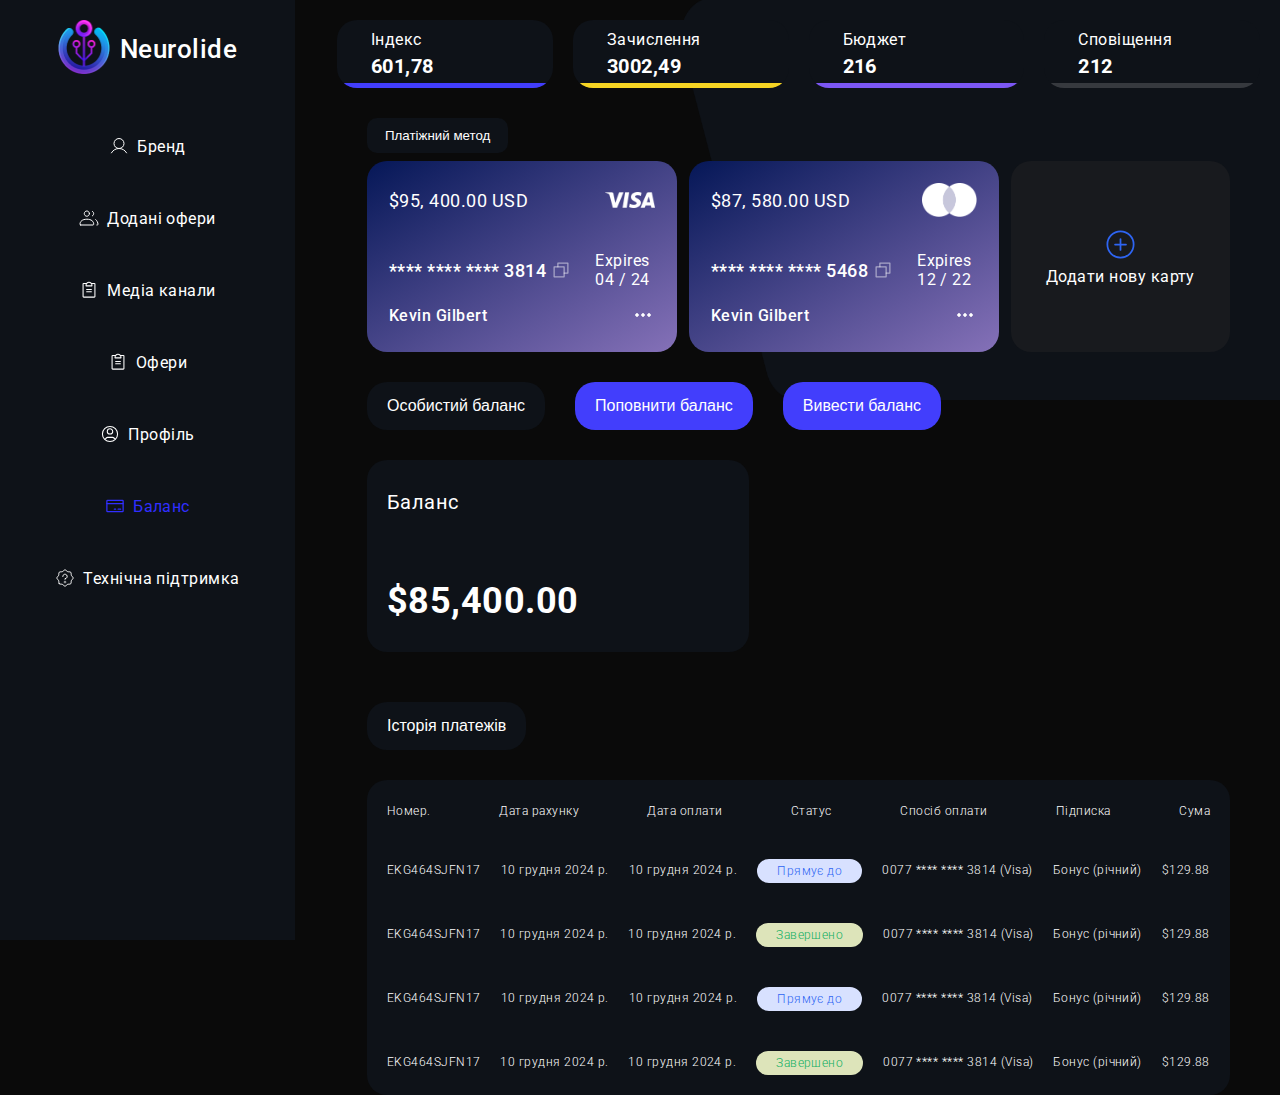
<file: balance.html>
<!DOCTYPE html>
<html lang="en">
  <head>
    <meta charset="UTF-8" />
    <meta http-equiv="X-UA-Compatible" content="IE=edge" />
    <meta name="viewport" content="width=device-width, initial-scale=1.0" />
    <title>Website-Design</title>
    <link
      href="https://fonts.googleapis.com/css2?family=Roboto:wght@400;500;700;900&display=swap"
      rel="stylesheet"
    />
    <link
      href="https://fonts.googleapis.com/css2?family=Raleway:wght@700&display=swap"
      rel="stylesheet"
    />
    <link rel="stylesheet" href="./css/balance.min.css" />
  </head>
  <body>
    <header>
      <div class="nav-div">
        <nav>
          <div class="logo">
            <a>
              <picture>
                <source
                  srcset="./imeges/desktop/logo.png 1x"
                  media="(min-width: 1200px)"
                />
                <source
                  srcset="./imeges/tablet/logo.png 1x"
                  media="(min-width: 768px)"
                />
                <source srcset="./imeges/mobile/logo.png 1x" />
                <img src="" alt="" />
              </picture>
            </a>
            <h1>Neurolide</h1>
          </div>
          <ul class="menu">
            <li>
              <a href="./brend.html">
                <svg width="20" height="20">
                  <use href="./imeges/sprite.svg#icon-Human"></use>
                </svg>
                Бренд
              </a>
            </li>
            <li>
              <a href="./addOffers.html">
                <svg width="20" height="20">
                  <use href="./imeges/sprite.svg#icon-People"></use>
                </svg>
                Додані офери
              </a>
            </li>
            <li>
              <a href="./mediaChanel.html">
                <svg width="20" height="20">
                  <use href="./imeges/sprite.svg#icon-Copybook"></use>
                </svg>
                Медіа канали
              </a>
            </li>
            <li>
              <a href="./offers.html">
                <svg width="20" height="20">
                  <use href="./imeges/sprite.svg#icon-Copybook"></use>
                </svg>
                Офери
              </a>
            </li>
            <li>
              <a href="./profile.html">
                <svg width="20" height="20">
                  <use href="./imeges/sprite.svg#icon-Profile"></use>
                </svg>
                Профіль
              </a>
            </li>
            <li class="is-active">
              <a href="#">
                <svg width="20" height="20">
                  <use href="./imeges/sprite.svg#icon-Card"></use>
                </svg>
                Баланс
              </a>
            </li>
            <li>
              <a href="./support.html">
                <svg width="20" height="20">
                  <use href="./imeges/sprite.svg#icon-Support"></use>
                </svg>
                Технічна підтримка
              </a>
            </li>
          </ul>
          <button type="button" class="modal-button" data-menu-open>
            <svg width="28" height="28">
              <use href="./imeges/sprite.svg#icon-Menu"></use>
            </svg>
          </button>
        </nav>
      </div>
    </header>
    <div class="modal-nav" data-menu>
      <ul class="modal-menu">
        <li>
          <a href="./main.html">
            <svg width="20" height="20">
              <use href="./imeges/sprite.svg#icon-House"></use>
            </svg>
            Головна
          </a>
        </li>
        <li>
          <a href="./brend.html">
            <svg width="20" height="20">
              <use href="./imeges/sprite.svg#icon-Human"></use>
            </svg>
            Бренд
          </a>
        </li>
        <li>
          <a href="./addOffers.html">
            <svg width="20" height="20">
              <use href="./imeges/sprite.svg#icon-People"></use>
            </svg>
            Додані офери
          </a>
        </li>
        <li>
          <a href="./mediaChanel.html">
            <svg width="20" height="20">
              <use href="./imeges/sprite.svg#icon-Copybook"></use>
            </svg>
            Медіа канали
          </a>
        </li>
        <li>
          <a href="./offers.html">
            <svg width="20" height="20">
              <use href="./imeges/sprite.svg#icon-Copybook"></use>
            </svg>
            Офери
          </a>
        </li>
        <li>
          <a href="./profile.html">
            <svg width="20" height="20">
              <use href="./imeges/sprite.svg#icon-Profile"></use>
            </svg>
            Профіль
          </a>
        </li>
        <li class="is-active-mobile">
          <a href="#">
            <svg width="20" height="20">
              <use href="./imeges/sprite.svg#icon-Card"></use>
            </svg>
            Баланс
          </a>
        </li>
        <li>
          <a href="./support.html">
            <svg width="20" height="20">
              <use href="./imeges/sprite.svg#icon-Support"></use>
            </svg>
            Технічна підтримка
          </a>
        </li>
      </ul>
    </div>
    <main class="mobile">
      <section class="main">
        <div class="main-div">
          <svg width="20" height="20">
            <use href="./imeges/sprite.svg#icon-Card"></use>
          </svg>
          Баланс
        </div>
      </section>
      <section class="balance_card">
        <div class="container">
          <ul class="balance_addCard_ul">
            <li>
              <h3>Add Card</h3>
              <svg width="28" height="22">
                <use href="./imeges/sprite.svg#icon-credit-card"></use>
              </svg>
            </li>
            <li data-modal-open="modal1">
              <svg width="32" height="32">
                <use href="./imeges/sprite.svg#icon-main-plus"></use>
              </svg>
            </li>
          </ul>
          <ul class="choise-card">
            <li class="card">
              <ul>
                <li>
                  <b>$95, 400.00 USD</b
                  ><img src="./imeges/mobile/VISA.png" alt="" />
                </li>
                <li>
                  <b
                    >**** **** **** 3814
                    <svg width="20" height="20">
                      <use href="./imeges/sprite.svg#icon-Copy"></use></svg></b
                  ><span>Expires 04 / 24</span>
                </li>
                <li>
                  <b>MARIIA SKOROBOHATA</b
                  ><svg width="24" height="24">
                    <use href="./imeges/sprite.svg#icon-Other"></use>
                  </svg>
                </li>
              </ul>
            </li>
            <li class="card">
              <ul>
                <li>
                  <b>$95, 400.00 USD</b
                  ><img src="./imeges/mobile/VISA.png" alt="" />
                </li>
                <li>
                  <b
                    >**** **** **** 3814
                    <svg width="20" height="20">
                      <use href="./imeges/sprite.svg#icon-Copy"></use></svg></b
                  ><span>Expires 04 / 24</span>
                </li>
                <li>
                  <b>MARIIA SKOROBOHATA</b
                  ><svg width="24" height="24">
                    <use href="./imeges/sprite.svg#icon-Other"></use>
                  </svg>
                </li>
              </ul>
            </li>
            <li class="card">
              <ul>
                <li>
                  <b>$95, 400.00 USD</b
                  ><img src="./imeges/mobile/VISA.png" alt="" />
                </li>
                <li>
                  <b
                    >**** **** **** 3814
                    <svg width="20" height="20">
                      <use href="./imeges/sprite.svg#icon-Copy"></use></svg></b
                  ><span>Expires 04 / 24</span>
                </li>
                <li>
                  <b>MARIIA SKOROBOHATA</b
                  ><svg width="24" height="24">
                    <use href="./imeges/sprite.svg#icon-Other"></use>
                  </svg>
                </li>
              </ul>
            </li>
          </ul>
        </div>
      </section>
      <section class="balance_balance">
        <div class="container">
          <button type="button">Особистий баланс</button>
          <div class="balance_div">
            <span>Баланс</span>
            <h3>$85,400.00</h3>
          </div>
          <ul class="balance_ul">
            <li>
              <button type="button" data-modal-open="modal2">
                Вивести баланс
              </button>
            </li>
            <li>
              <button type="button" data-modal-open="modal3">
                Поповнити баланс
              </button>
            </li>
          </ul>
        </div>
      </section>
      <section class="balance_status">
        <div class="container">
          <button type="button">Історія платежів</button>
          <div>
            <h3>Статус</h3>
            <ul>
              <li><b>Номер</b><br /><span>EKG464SJFN17</span></li>
              <li><b>Дата рахунку</b><br /><span>10 грудня 2024 р.</span></li>
              <li><b>Дата оплати</b><br /><span>10 грудня 2024 р</span></li>
              <li>
                <b>Спосіб оплати</b><br /><span
                  >0077 **** **** 3814 (Visa)</span
                >
              </li>
              <li><b>Підписка</b><br /><span>Бонус (річний)</span></li>
              <li><b>Сума</b><br /><span>$129.88</span></li>
              <li><span>Прямує до</span></li>
            </ul>
          </div>
        </div>
      </section>
    </main>
    <main class="desktop">
      <section class="balance_data">
        <ul>
          <li>
            <span>Індекс</span>
            <h4>601,78</h4>
          </li>
          <li>
            <span>Зачислення</span>
            <h4>3002,49</h4>
          </li>
          <li>
            <span>Бюджет</span>
            <h4>216</h4>
          </li>
          <li>
            <span>Сповіщення</span>
            <h4>212</h4>
          </li>
        </ul>
        <img src="./imeges/desktop/background.png" alt="" />
      </section>
      <section class="balance_addCard">
        <div class="container">
          <button type="button">Платіжний метод</button>
          <ul class="desktop_card_ul">
            <li class="desktop_card_li">
              <ul>
                <li>
                  <b>$95, 400.00 USD</b
                  ><img width="50" src="./imeges/desktop/VISA.png" alt="" />
                </li>
                <li>
                  <b
                    >**** **** **** 3814
                    <svg width="20" height="20">
                      <use href="./imeges/sprite.svg#icon-Copy"></use></svg></b
                  ><span>Expires 04 / 24</span>
                </li>
                <li>
                  <b>Kevin Gilbert</b
                  ><svg width="24" height="24">
                    <use href="./imeges/sprite.svg#icon-Other"></use>
                  </svg>
                </li>
              </ul>
            </li>
            <li class="desktop_card_li">
              <ul>
                <li>
                  <b>$87, 580.00 USD</b
                  ><img width="55" src="./imeges/desktop/CODE.png" alt="" />
                </li>
                <li>
                  <b
                    >**** **** **** 5468
                    <svg width="20" height="20">
                      <use href="./imeges/sprite.svg#icon-Copy"></use></svg></b
                  ><span>Expires 12 / 22</span>
                </li>
                <li>
                  <b>Kevin Gilbert</b
                  ><svg width="24" height="24">
                    <use href="./imeges/sprite.svg#icon-Other"></use>
                  </svg>
                </li>
              </ul>
            </li>
            <li class="desktop_card_add" data-modal-open="modal1">
              <svg width="35" height="35">
                <use href="./imeges/sprite.svg#icon-addCard"></use>
              </svg>
              <span>Додати нову карту</span>
            </li>
          </ul>
        </div>
      </section>
      <section class="balance_addBalance">
        <div class="container">
          <ul>
            <li><button type="button">Особистий баланс</button></li>
            <li data-modal-open="modal3">
              <button type="button">Поповнити баланс</button>
            </li>
            <li data-modal-open="modal2">
              <button type="button">Вивести баланс</button>
            </li>
          </ul>
          <div>
            <span>Баланс</span>
            <h3>$85,400.00</h3>
          </div>
        </div>
      </section>
      <section class="balance_payment">
        <div class="container">
          <button type="button">Історія платежів</button>
          <ul class="balance_payment_ul">
            <li class="balance_payment_li">
              <ul>
                <li><span>Номер.</span></li>
                <li><span>Дата рахунку</span></li>
                <li><span>Дата оплати</span></li>
                <li><span>Статус</span></li>
                <li><span>Спосіб оплати</span></li>
                <li><span>Підписка</span></li>
                <li><span>Сума</span></li>
              </ul>
            </li>
            <li class="balance_payment_li">
              <ul>
                <li><span>EKG464SJFN17</span></li>
                <li><span>10 грудня 2024 р.</span></li>
                <li><span>10 грудня 2024 р.</span></li>
                <li class="start"><span>Прямує до</span></li>
                <li><span>0077 **** **** 3814 (Visa)</span></li>
                <li><span>Бонус (річний)</span></li>
                <li><span>$129.88</span></li>
              </ul>
            </li>
            <li class="balance_payment_li">
              <ul>
                <li><span>EKG464SJFN17</span></li>
                <li><span>10 грудня 2024 р.</span></li>
                <li><span>10 грудня 2024 р.</span></li>
                <li class="end"><span>Завершено</span></li>
                <li><span>0077 **** **** 3814 (Visa)</span></li>
                <li><span>Бонус (річний)</span></li>
                <li><span>$129.88</span></li>
              </ul>
            </li>
            <li class="balance_payment_li">
              <ul>
                <li><span>EKG464SJFN17</span></li>
                <li><span>10 грудня 2024 р.</span></li>
                <li><span>10 грудня 2024 р.</span></li>
                <li class="start"><span>Прямує до</span></li>
                <li><span>0077 **** **** 3814 (Visa)</span></li>
                <li><span>Бонус (річний)</span></li>
                <li><span>$129.88</span></li>
              </ul>
            </li>
            <li class="balance_payment_li">
              <ul>
                <li><span>EKG464SJFN17</span></li>
                <li><span>10 грудня 2024 р.</span></li>
                <li><span>10 грудня 2024 р.</span></li>
                <li class="end"><span>Завершено</span></li>
                <li><span>0077 **** **** 3814 (Visa)</span></li>
                <li><span>Бонус (річний)</span></li>
                <li><span>$129.88</span></li>
              </ul>
            </li>
          </ul>
        </div>
      </section>
    </main>
    <footer>
      <div class="container">
        <svg width="18" height="18">
          <use href="./imeges/sprite.svg#icon-question"></use>
        </svg>
      </div>
    </footer>
    <div class="backdrop is-hidden" id="modal1" data-modal>
      <div class="modal">
        <h2>Додати нову карту</h2>
        <form>
          <label>
            <span>Номер карти</span>
            <input type="text" placeholder="Номер карти" />
          </label>
          <label>
            <span>Ініціали, вказані на карті</span>
            <input type="text" placeholder="Ім’я та прізвище" />
          </label>
          <ul>
            <li>
              <label
                ><span>CVC</span><input type="text" placeholder="****"
              /></label>
            </li>
            <li>
              <label
                ><span>Дата завершення</span
                ><input type="text" placeholder="MM / YY"
              /></label>
            </li>
          </ul>
          <ul>
            <li><button type="button" data-modal-close>Відмінити</button></li>
            <li>
              <button type="button">
                <svg width="13" height="13">
                  <use href="./imeges/sprite.svg#icon-plus"></use>
                </svg>
                Додати карту
              </button>
            </li>
          </ul>
        </form>
      </div>
    </div>
    <div class="backdrop is-hidden" id="modal2" data-modal>
      <div class="modal">
        <h2>Вивести баланс</h2>
        <form>
          <label>
            <span>Ім'я</span>
            <input type="text" placeholder="...." />
          </label>
          <label>
            <span>Номер картки</span>
            <input type="text" placeholder="...." />
          </label>
          <label>
            <span>Пошта</span>
            <input type="text" placeholder="...." />
          </label>
          <label>
            <span>Вивести суму</span>
            <input type="text" placeholder="...." />
          </label>

          <ul>
            <li><button type="button" data-modal-close>Відмінити</button></li>
            <li><button type="button">Вивести</button></li>
          </ul>
        </form>
      </div>
    </div>
    <div class="backdrop is-hidden" id="modal3" data-modal>
      <div class="modal">
        <h2>Поповнення балансу</h2>
        <form>
          <label>
            <span>Номер карти</span>
            <input type="text" placeholder="...." />
          </label>
          <ul>
            <li>
              <label
                ><span>Термін дії</span><input type="text" placeholder="****"
              /></label>
            </li>
            <li>
              <label
                ><span>CVV2</span><input type="text" placeholder="...."
              /></label>
            </li>
          </ul>
          <label>
            <span>ПІБ власника</span>
            <input type="text" placeholder="...." />
          </label>
          <ul>
            <li>
              <label
                ><span>Номер телефону</span
                ><input type="text" placeholder="+380"
              /></label>
            </li>
            <li>
              <label
                ><span>Email</span><input type="text" placeholder="...."
              /></label>
            </li>
          </ul>
          <label>
            <span>Сума поповнення</span>
            <input type="text" placeholder="...." />
          </label>
          <ul>
            <li><button type="button" data-modal-close>Відмінити</button></li>
            <li><button type="button">Поповнити</button></li>
          </ul>
        </form>
      </div>
    </div>

    <script src="./scripts/modal.js"></script>
    <script src="./scripts/menu.js"></script>
  </body>
</html>
</file>
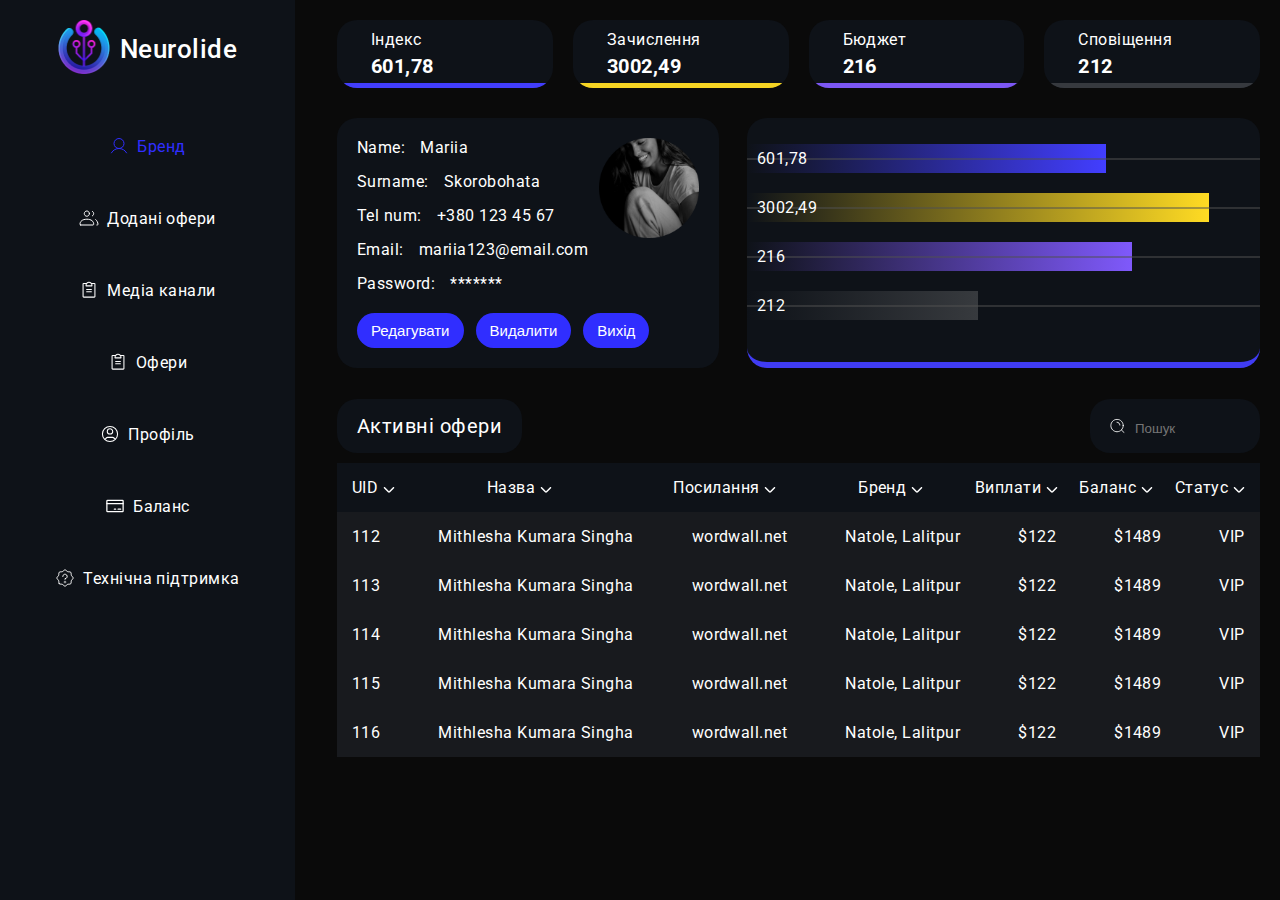
<file: brend.html>
<!DOCTYPE html>
<html lang="en">
  <head>
    <meta charset="UTF-8" />
    <meta http-equiv="X-UA-Compatible" content="IE=edge" />
    <meta name="viewport" content="width=device-width, initial-scale=1.0" />
    <title>Website-Design</title>
    <link
      href="https://fonts.googleapis.com/css2?family=Roboto:wght@400;500;700;900&display=swap"
      rel="stylesheet"
    />
    <link
      href="https://fonts.googleapis.com/css2?family=Raleway:wght@700&display=swap"
      rel="stylesheet"
    />
    <link rel="stylesheet" href="./css/manager.min.css" />
  </head>
  <body>
    <header>
      <div class="nav-div">
        <nav>
          <div class="logo">
            <a>
              <picture>
                <source
                  srcset="./imeges/desktop/logo.png 1x"
                  media="(min-width: 1200px)"
                />
                <source
                  srcset="./imeges/tablet/logo.png 1x"
                  media="(min-width: 768px)"
                />
                <source srcset="./imeges/mobile/logo.png 1x" />
                <img src="" alt="" />
              </picture>
            </a>
            <h1>Neurolide</h1>
          </div>
          <ul class="menu">
            <li class="is-active">
              <a href="#">
                <svg width="20" height="20">
                  <use href="./imeges/sprite.svg#icon-Human"></use>
                </svg>
                Бренд
              </a>
            </li>
            <li>
              <a href="./addOffers.html">
                <svg width="20" height="20">
                  <use href="./imeges/sprite.svg#icon-People"></use>
                </svg>
                Додані офери
              </a>
            </li>
            <li>
              <a href="./mediaChanel.html">
                <svg width="20" height="20">
                  <use href="./imeges/sprite.svg#icon-Copybook"></use>
                </svg>
                Медіа канали
              </a>
            </li>
            <li>
              <a href="./offers.html">
                <svg width="20" height="20">
                  <use href="./imeges/sprite.svg#icon-Copybook"></use>
                </svg>
                Офери
              </a>
            </li>
            <li>
              <a href="./profile.html">
                <svg width="20" height="20">
                  <use href="./imeges/sprite.svg#icon-Profile"></use>
                </svg>
                Профіль
              </a>
            </li>
            <li>
              <a href="./balance.html">
                <svg width="20" height="20">
                  <use href="./imeges/sprite.svg#icon-Card"></use>
                </svg>
                Баланс
              </a>
            </li>
            <li>
              <a href="./support.html">
                <svg width="20" height="20">
                  <use href="./imeges/sprite.svg#icon-Support"></use>
                </svg>
                Технічна підтримка
              </a>
            </li>
          </ul>
          <button type="button" class="modal-button" data-menu-open>
            <svg width="28" height="28">
              <use href="./imeges/sprite.svg#icon-Menu"></use>
            </svg>
          </button>
        </nav>
      </div>
    </header>
    <div class="modal-nav" data-menu>
      <ul class="modal-menu">
        <li>
          <a href="./main.html">
            <svg width="20" height="20">
              <use href="./imeges/sprite.svg#icon-House"></use>
            </svg>
            Головна
          </a>
        </li>
        <li class="is-active-mobile">
          <a href="#">
            <svg width="20" height="20">
              <use href="./imeges/sprite.svg#icon-Human"></use>
            </svg>
            Бренд
          </a>
        </li>
        <li>
          <a href="./addOffers.html">
            <svg width="20" height="20">
              <use href="./imeges/sprite.svg#icon-People"></use>
            </svg>
            Додані офери
          </a>
        </li>
        <li>
          <a href="./mediaChanel.html">
            <svg width="20" height="20">
              <use href="./imeges/sprite.svg#icon-Copybook"></use>
            </svg>
            Медіа канали
          </a>
        </li>
        <li>
          <a href="./offers.html">
            <svg width="20" height="20">
              <use href="./imeges/sprite.svg#icon-Copybook"></use>
            </svg>
            Офери
          </a>
        </li>
        <li>
          <a href="./profile.html">
            <svg width="20" height="20">
              <use href="./imeges/sprite.svg#icon-Profile"></use>
            </svg>
            Профіль
          </a>
        </li>
        <li>
          <a href="./balance.html">
            <svg width="20" height="20">
              <use href="./imeges/sprite.svg#icon-Card"></use>
            </svg>
            Баланс
          </a>
        </li>
        <li>
          <a href="./support.html">
            <svg width="20" height="20">
              <use href="./imeges/sprite.svg#icon-Support"></use>
            </svg>
            Технічна підтримка
          </a>
        </li>
      </ul>
    </div>
    <main class="mobile">
      <section class="manager_info">
        <div class="container">
          <h2 class="h2">Your Brand</h2>
          <div>
            <ul>
              <li><span>Name:</span><span>Mariia</span></li>
              <li><span>Surname:</span><span>Skorobohata</span></li>
              <li><span>Tel num:</span><span>+380 123 45 67</span></li>
              <li><span>Email:</span><span>mariia123@email.com</span></li>
              <li><span>Password:</span><span>*******</span></li>
            </ul>
            <ul>
              <li data-modal-open="modal3">
                <button type="button">Редагувати</button>
              </li>
              <li data-modal-open="modal4">
                <button type="button">Видалити</button>
              </li>
              <li><button type="button">Вихід</button></li>
            </ul>
            <picture>
              <source
                srcset="
                  ./imeges/mobile/profile.png    1x,
                  ./imeges/mobile/profile@2x.png 2x
                "
              />
              <img src="" alt="" />
            </picture>
          </div>
        </div>
      </section>
      <section class="manager_status">
        <div class="container">
          <div class="manager_status_div">Активні офери</div>
          <ul class="manager_status_ul1">
            <li class="manager_status_ul1_li">
              <div>
                <h3>UID 112 Статус</h3>
                <ul>
                  <li>
                    <b>Назва</b><br /><span>Mithlesha Kumara Singha</span>
                  </li>
                  <li><b>Посилання</b><br /><span>wordwall.net</span></li>
                  <li><b>Бренд</b><br /><span>Kritipur, Kathmandu</span></li>
                  <li><b>Виплати</b><br /><span>$122</span></li>
                  <li><b>Баланс</b><br /><span>$1489</span></li>
                  <li><b>Payout</b></li>
                </ul>
                <ul>
                  <li><button type="button">RevShare</button></li>
                  <li><button type="button">CPL</button></li>
                  <li><button type="button">CPC</button></li>
                  <li><button type="button">CPM</button></li>
                  <li><button type="button">CPH</button></li>
                </ul>
                <ul>
                  <li>VIP</li>
                  <li>
                    <svg width="20" height="20">
                      <use href="./imeges/sprite.svg#icon-gold-crown"></use>
                    </svg>
                  </li>
                </ul>
              </div>
            </li>
            <li class="manager_status_ul1_li">
              <div>
                <h3>UID 112 Статус</h3>
                <ul>
                  <li>
                    <b>Назва</b><br /><span>Mithlesha Kumara Singha</span>
                  </li>
                  <li><b>Посилання</b><br /><span>wordwall.net</span></li>
                  <li><b>Бренд</b><br /><span>Kritipur, Kathmandu</span></li>
                  <li><b>Виплати</b><br /><span>$122</span></li>
                  <li><b>Баланс</b><br /><span>$1489</span></li>
                  <li><b>Payout</b></li>
                </ul>
                <ul>
                  <li><button type="button">RevShare</button></li>
                  <li><button type="button">CPL</button></li>
                  <li><button type="button">CPC</button></li>
                  <li><button type="button">CPM</button></li>
                  <li><button type="button">CPH</button></li>
                </ul>
                <ul>
                  <li>VIP</li>
                  <li>
                    <svg width="20" height="20">
                      <use href="./imeges/sprite.svg#icon-gold-crown"></use>
                    </svg>
                  </li>
                </ul>
              </div>
            </li>
            <li class="manager_status_ul1_li">
              <div>
                <h3>UID 112 Статус</h3>
                <ul>
                  <li>
                    <b>Назва</b><br /><span>Mithlesha Kumara Singha</span>
                  </li>
                  <li><b>Посилання</b><br /><span>wordwall.net</span></li>
                  <li><b>Бренд</b><br /><span>Kritipur, Kathmandu</span></li>
                  <li><b>Виплати</b><br /><span>$122</span></li>
                  <li><b>Баланс</b><br /><span>$1489</span></li>
                  <li><b>Payout</b></li>
                </ul>
                <ul>
                  <li><button type="button">RevShare</button></li>
                  <li><button type="button">CPL</button></li>
                  <li><button type="button">CPC</button></li>
                  <li><button type="button">CPM</button></li>
                  <li><button type="button">CPH</button></li>
                </ul>
                <ul>
                  <li>VIP</li>
                  <li>
                    <svg width="20" height="20">
                      <use href="./imeges/sprite.svg#icon-gold-crown"></use>
                    </svg>
                  </li>
                </ul>
              </div>
            </li>
          </ul>
        </div>
      </section>
    </main>
    <main class="desktop">
      <section class="manager_data">
        <ul>
          <li>
            <span>Індекс</span>
            <h4>601,78</h4>
          </li>
          <li>
            <span>Зачислення</span>
            <h4>3002,49</h4>
          </li>
          <li>
            <span>Бюджет</span>
            <h4>216</h4>
          </li>
          <li>
            <span>Сповіщення</span>
            <h4>212</h4>
          </li>
        </ul>
      </section>
      <section class="manager_profile">
        <div class="manager_div">
          <div>
            <ul>
              <li><span>Name:</span><span>Mariia</span></li>
              <li><span>Surname:</span><span>Skorobohata</span></li>
              <li><span>Tel num:</span><span>+380 123 45 67</span></li>
              <li><span>Email:</span><span>mariia123@email.com</span></li>
              <li><span>Password:</span><span>*******</span></li>
            </ul>
            <ul>
              <li data-modal-open="modal3">
                <button type="button">Редагувати</button>
              </li>
              <li data-modal-open="modal4">
                <button type="button">Видалити</button>
              </li>
              <li><button type="button">Вихід</button></li>
            </ul>
            <picture>
              <source
                srcset="
                  ./imeges/desktop/profile.png    1x,
                  ./imeges/desktop/profile@2x.png 2x
                "
              />
              <img src="" alt="" />
            </picture>
          </div>
          <div>
            <ul>
              <li style="--fill-percent: 70%; --fill-color: #423eff">601,78</li>
              <li style="--fill-percent: 90%; --fill-color: #ffdb23">
                3002,49
              </li>
              <li style="--fill-percent: 75%; --fill-color: #7f59fb">216</li>
              <li style="--fill-percent: 45%; --fill-color: #373a3e">212</li>
            </ul>
          </div>
        </div>
      </section>
      <section class="manager_offers">
        <ul class="manager_offers_ul1">
          <li>Активні офери</li>
          <li>
            <svg width="15" height="15">
              <use href="./imeges/sprite.svg#icon-search"></use>
            </svg>
            <input type="text" placeholder="Пошук" />
          </li>
        </ul>
        <ul class="manager_offers_ul">
          <li class="manager_offers_ul_li">
            <ul>
              <li>
                <span>UID</span>
                <svg width="12" height="6">
                  <use href="./imeges/sprite.svg#icon-vector"></use>
                </svg>
              </li>
              <li>
                <span>Назва</span>
                <svg width="12" height="6">
                  <use href="./imeges/sprite.svg#icon-vector"></use>
                </svg>
              </li>
              <li>
                <span>Посилання</span>
                <svg width="12" height="6">
                  <use href="./imeges/sprite.svg#icon-vector"></use>
                </svg>
              </li>
              <li>
                <span>Бренд</span>
                <svg width="12" height="6">
                  <use href="./imeges/sprite.svg#icon-vector"></use>
                </svg>
              </li>
              <li>
                <span>Виплати</span>
                <svg width="12" height="6">
                  <use href="./imeges/sprite.svg#icon-vector"></use>
                </svg>
              </li>
              <li>
                <span>Баланс</span>
                <svg width="12" height="6">
                  <use href="./imeges/sprite.svg#icon-vector"></use>
                </svg>
              </li>
              <li>
                <span>Статус</span>
                <svg width="12" height="6">
                  <use href="./imeges/sprite.svg#icon-vector"></use>
                </svg>
              </li>
            </ul>
          </li>
          <li class="manager_offers_ul_li">
            <ul>
              <li>
                <span>112</span>
              </li>
              <li><span>Mithlesha Kumara Singha</span></li>
              <li><span>wordwall.net</span></li>
              <li><span>Natole, Lalitpur</span></li>
              <li><span>$122</span></li>
              <li><span>$1489</span></li>
              <li>
                <span>VIP</span>
              </li>
            </ul>
          </li>
          <li class="manager_offers_ul_li">
            <ul>
              <li>
                <span>113</span>
              </li>
              <li><span>Mithlesha Kumara Singha</span></li>
              <li><span>wordwall.net</span></li>
              <li><span>Natole, Lalitpur</span></li>
              <li><span>$122</span></li>
              <li><span>$1489</span></li>
              <li>
                <span>VIP</span>
              </li>
            </ul>
          </li>
          <li class="manager_offers_ul_li">
            <ul>
              <li>
                <span>114</span>
              </li>
              <li><span>Mithlesha Kumara Singha</span></li>
              <li><span>wordwall.net</span></li>
              <li><span>Natole, Lalitpur</span></li>
              <li><span>$122</span></li>
              <li><span>$1489</span></li>
              <li>
                <span>VIP</span>
              </li>
            </ul>
          </li>
          <li class="manager_offers_ul_li">
            <ul>
              <li>
                <span>115</span>
              </li>
              <li><span>Mithlesha Kumara Singha</span></li>
              <li><span>wordwall.net</span></li>
              <li><span>Natole, Lalitpur</span></li>
              <li><span>$122</span></li>
              <li><span>$1489</span></li>
              <li>
                <span>VIP</span>
              </li>
            </ul>
          </li>
          <li class="manager_offers_ul_li">
            <ul>
              <li>
                <span>116</span>
              </li>
              <li><span>Mithlesha Kumara Singha</span></li>
              <li><span>wordwall.net</span></li>
              <li><span>Natole, Lalitpur</span></li>
              <li><span>$122</span></li>
              <li><span>$1489</span></li>
              <li>
                <span>VIP</span>
              </li>
            </ul>
          </li>
        </ul>
      </section>
    </main>
    <footer>
      <div class="container">
        <svg width="18" height="18">
          <use href="./imeges/sprite.svg#icon-question"></use>
        </svg>
      </div>
    </footer>
    <div class="backdrop is-hidden" id="modal1" data-modal>
      <div class="modal">
        <h2>Редагувати офер</h2>
        <form>
          <label>
            <span>Назва</span>
            <input type="text" placeholder="...." />
          </label>
          <label>
            <span>Бренд</span>
            <input type="text" placeholder="...." />
          </label>
          <label>
            <span>Виплати</span>
            <input type="text" placeholder="...." />
          </label>
          <label>
            <span>Баланс</span>
            <input type="text" placeholder="...." />
          </label>
          <div class="modal_desktop_menu">
            <span>Модель оплати</span>
            <ul>
              <li>
                <span>RevShare</span>
                <p id="p1">%$</p>
                <svg width="12" height="6" open-paragraf="p1">
                  <use href="./imeges/sprite.svg#icon-vector"></use>
                </svg>
              </li>
              <li>
                <span>CPL</span>
                <p id="p2">$</p>
                <svg width="12" height="6" open-paragraf="p2">
                  <use href="./imeges/sprite.svg#icon-vector"></use>
                </svg>
              </li>
              <li>
                <span>CPC</span>
                <p id="p3">$</p>
                <svg width="12" height="6" open-paragraf="p3">
                  <use href="./imeges/sprite.svg#icon-vector"></use>
                </svg>
              </li>
              <li>
                <span>CPM</span>
              </li>
              <li>
                <span>CPH</span>
              </li>
            </ul>
          </div>
          <ul>
            <li><button type="button" data-modal-close>Відмінити</button></li>
            <li>
              <button type="button">
                <svg width="13" height="13">
                  <use href="./imeges/sprite.svg#icon-plus"></use>
                </svg>
                Зберегти
              </button>
            </li>
          </ul>
        </form>
      </div>
    </div>
    <div class="backdrop is-hidden" id="modal2" data-modal>
      <div class="modal">
        <h2>Додати новий офер</h2>
        <form>
          <label>
            <span>Назва</span>
            <input type="text" placeholder="...." />
          </label>
          <label>
            <span>Бренд</span>
            <input type="text" placeholder="...." />
          </label>
          <label>
            <span>Виплати</span>
            <input type="text" placeholder="...." />
          </label>
          <label>
            <span>Баланс</span>
            <input type="text" placeholder="...." />
          </label>
          <div class="modal_desktop_menu">
            <span>Модель оплати</span>
            <ul>
              <li>
                <span>RevShare</span>
                <p id="p4">%$</p>
                <svg width="12" height="6" open-paragraf="p4">
                  <use href="./imeges/sprite.svg#icon-vector"></use>
                </svg>
              </li>
              <li>
                <span>CPL</span>
                <p id="p5">$</p>
                <svg width="12" height="6" open-paragraf="p5">
                  <use href="./imeges/sprite.svg#icon-vector"></use>
                </svg>
              </li>
              <li>
                <span>CPC</span>
                <p id="p6">$</p>
                <svg width="12" height="6" open-paragraf="p6">
                  <use href="./imeges/sprite.svg#icon-vector"></use>
                </svg>
              </li>
              <li>
                <span>CPM</span>
              </li>
              <li>
                <span>CPH</span>
              </li>
            </ul>
          </div>
          <ul>
            <li><button type="button" data-modal-close>Відмінити</button></li>
            <li>
              <button type="button">
                <svg width="13" height="13">
                  <use href="./imeges/sprite.svg#icon-plus"></use>
                </svg>
                Додати офер
              </button>
            </li>
          </ul>
        </form>
      </div>
    </div>
    <div class="backdrop is-hidden" id="modal3" data-modal>
      <div class="modal">
        <h2>Редагувати профіль</h2>
        <form>
          <label>
            <span>Ім'я</span>
            <input type="text" placeholder="...." />
          </label>
          <label>
            <span>Прізвище</span>
            <input type="text" placeholder="...." />
          </label>
          <label>
            <span>Номер Телефону</span>
            <input type="text" placeholder="...." />
          </label>
          <label>
            <span>Пошта</span>
            <input type="text" placeholder="...." />
          </label>
          <label>
            <span>Пароль</span>
            <input type="text" placeholder="...." />
          </label>
          <ul>
            <li><button type="button" data-modal-close>Відмінити</button></li>
            <li>
              <button type="button">Зберегти</button>
            </li>
          </ul>
        </form>
      </div>
    </div>
    <div class="backdrop is-hidden" id="modal4" data-modal>
      <div class="modal">
        <h2>Видалити профіль</h2>
        <svg width="43" height="10">
          <use href="./imeges/sprite.svg#icon-Line"></use>
        </svg>
        <p>Ви впевнені що хочете видалити профіль назавжди?</p>
        <button type="button">Видалити</button>
      </div>
    </div>
    <script src="./scripts/modal.js"></script>
    <script src="./scripts/menu.js"></script>
  </body>
</html>
</file>
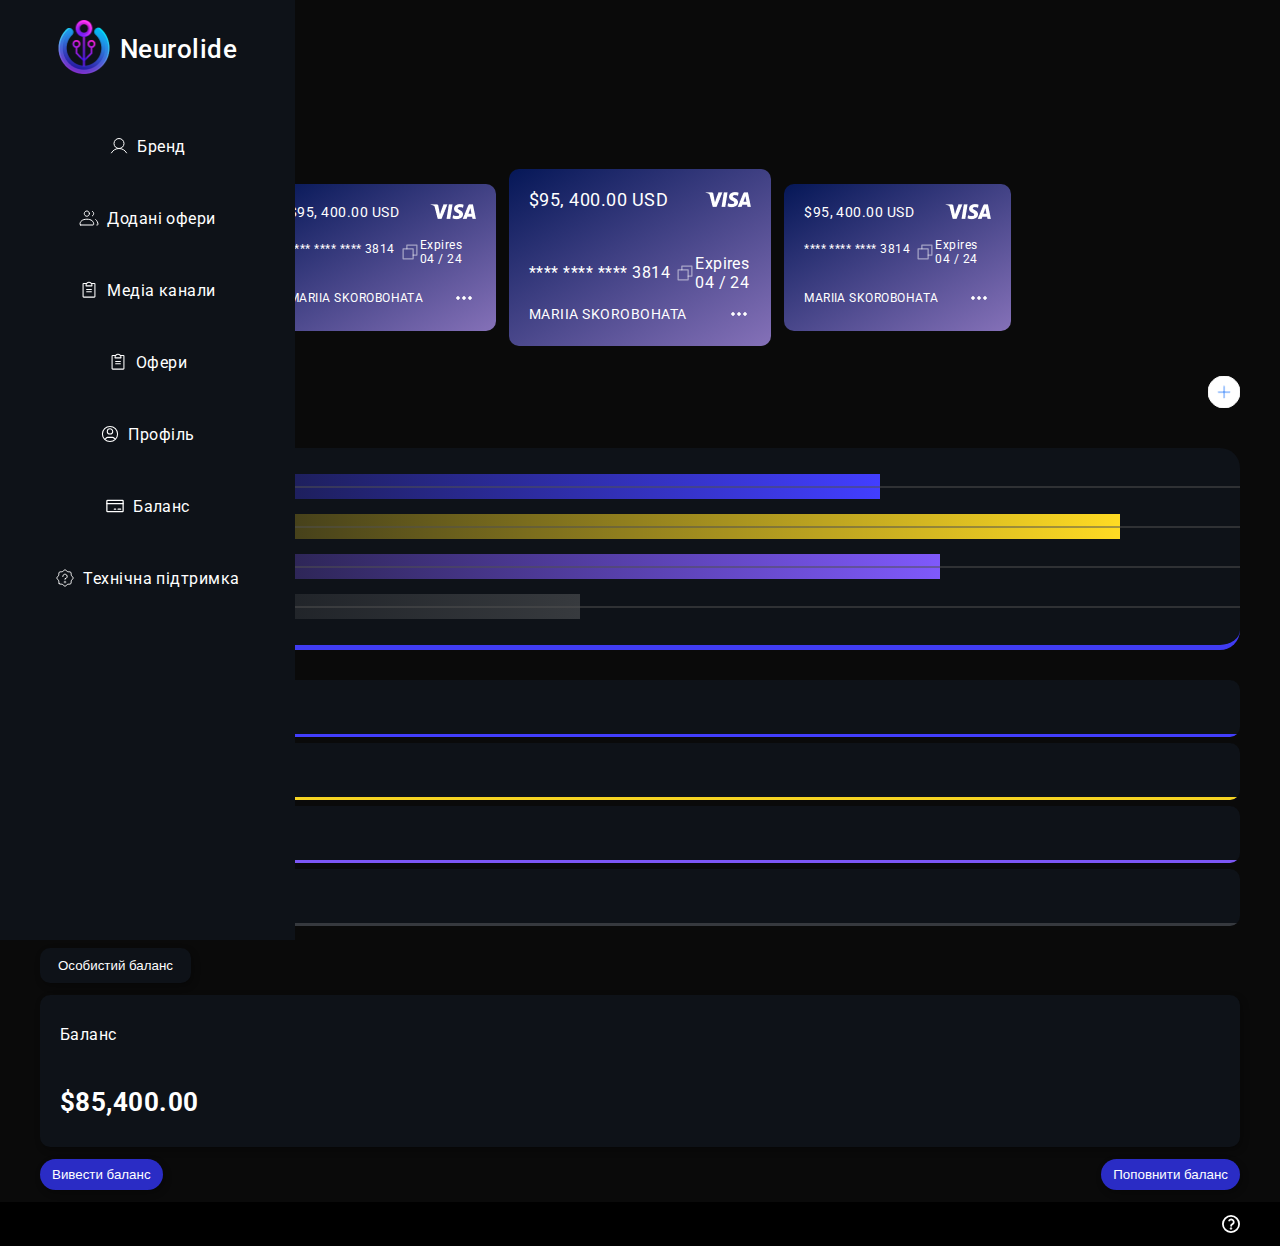
<file: main.html>
<!DOCTYPE html>
<html lang="uk">
  <head>
    <meta charset="UTF-8" />
    <meta http-equiv="X-UA-Compatible" content="IE=edge" />
    <meta name="viewport" content="width=device-width, initial-scale=1.0" />
    <title>Website-Design</title>
    <link
      href="https://fonts.googleapis.com/css2?family=Roboto:wght@400;500;700;900&display=swap"
      rel="stylesheet"
    />
    <link
      href="https://fonts.googleapis.com/css2?family=Raleway:wght@700&display=swap"
      rel="stylesheet"
    />
    <link rel="stylesheet" href="./css/main.min.css" />
  </head>

  <body>
    <header>
      <div class="nav-div">
        <nav>
          <div class="logo">
            <a>
              <picture>
                <source
                  srcset="./imeges/desktop/logo.png 2x"
                  media="(min-width: 1200px)"
                />
                <source
                  srcset="./imeges/tablet/logo.png 2x"
                  media="(min-width: 768px)"
                />
                <source srcset="./imeges/mobile/logo.png 2x" />
                <img src="" alt="" />
              </picture>
            </a>
            <h1>Neurolide</h1>
          </div>
          <ul class="menu">
            <li>
              <a href="./brend.html">
                <svg width="20" height="20">
                  <use href="./imeges/sprite.svg#icon-Human"></use>
                </svg>
                Бренд
              </a>
            </li>
            <li>
              <a href="./addOffers.html">
                <svg width="20" height="20">
                  <use href="./imeges/sprite.svg#icon-People"></use>
                </svg>
                Додані офери
              </a>
            </li>
            <li>
              <a href="./mediaChanel.html">
                <svg width="20" height="20">
                  <use href="./imeges/sprite.svg#icon-Copybook"></use>
                </svg>
                Медіа канали
              </a>
            </li>
            <li>
              <a href="./offers.html">
                <svg width="20" height="20">
                  <use href="./imeges/sprite.svg#icon-Copybook"></use>
                </svg>
                Офери
              </a>
            </li>
            <li>
              <a href="./profile.html">
                <svg width="20" height="20">
                  <use href="./imeges/sprite.svg#icon-Profile"></use>
                </svg>
                Профіль
              </a>
            </li>
            <li>
              <a href="./balance.html">
                <svg width="20" height="20">
                  <use href="./imeges/sprite.svg#icon-Card"></use>
                </svg>
                Баланс
              </a>
            </li>
            <li>
              <a href="./support.html">
                <svg width="20" height="20">
                  <use href="./imeges/sprite.svg#icon-Support"></use>
                </svg>
                Технічна підтримка
              </a>
            </li>
          </ul>
          <button type="button" class="modal-button" data-menu-open>
            <svg width="28" height="28">
              <use href="./imeges/sprite.svg#icon-Menu"></use>
            </svg>
          </button>
        </nav>
      </div>
    </header>
    <div class="modal-nav" data-menu>
      <ul class="modal-menu">
        <li class="is-active-mobile">
          <a href="#">
            <svg width="20" height="20">
              <use href="./imeges/sprite.svg#icon-House"></use>
            </svg>
            Головна
          </a>
        </li>
        <li>
          <a href="./brend.html">
            <svg width="20" height="20">
              <use href="./imeges/sprite.svg#icon-Human"></use>
            </svg>
            Бренд
          </a>
        </li>
        <li>
          <a href="./addOffers.html">
            <svg width="20" height="20">
              <use href="./imeges/sprite.svg#icon-People"></use>
            </svg>
            Додані офери
          </a>
        </li>
        <li>
          <a href="./mediaChanel.html">
            <svg width="20" height="20">
              <use href="./imeges/sprite.svg#icon-Copybook"></use>
            </svg>
            Медіа канали
          </a>
        </li>
        <li>
          <a href="./offers.html">
            <svg width="20" height="20">
              <use href="./imeges/sprite.svg#icon-Copybook"></use>
            </svg>
            Офери
          </a>
        </li>
        <li>
          <a href="./profile.html">
            <svg width="20" height="20">
              <use href="./imeges/sprite.svg#icon-Profile"></use>
            </svg>
            Профіль
          </a>
        </li>
        <li>
          <a href="./balance.html">
            <svg width="20" height="20">
              <use href="./imeges/sprite.svg#icon-Card"></use>
            </svg>
            Баланс
          </a>
        </li>
        <li>
          <a href="./support.html">
            <svg width="20" height="20">
              <use href="./imeges/sprite.svg#icon-Support"></use>
            </svg>
            Технічна підтримка
          </a>
        </li>
      </ul>
    </div>
    <main>
      <section class="main-ul">
        <div class="container">
          <h2 class="h2">Welcome, Mariia!</h2>
          <ul class="choise-card">
            <li class="card">
              <ul>
                <li>
                  <b>$95, 400.00 USD</b
                  ><img src="./imeges/mobile/VISA.png" alt="" />
                </li>
                <li>
                  <b
                    >**** **** **** 3814
                    <svg width="20" height="20">
                      <use href="./imeges/sprite.svg#icon-Copy"></use></svg></b
                  ><span>Expires 04 / 24</span>
                </li>
                <li>
                  <b>MARIIA SKOROBOHATA</b
                  ><svg width="24" height="24">
                    <use href="./imeges/sprite.svg#icon-Other"></use>
                  </svg>
                </li>
              </ul>
            </li>
            <li class="card">
              <ul>
                <li>
                  <b>$95, 400.00 USD</b
                  ><img src="./imeges/mobile/VISA.png" alt="" />
                </li>
                <li>
                  <b
                    >**** **** **** 3814
                    <svg width="20" height="20">
                      <use href="./imeges/sprite.svg#icon-Copy"></use></svg></b
                  ><span>Expires 04 / 24</span>
                </li>
                <li>
                  <b>MARIIA SKOROBOHATA</b
                  ><svg width="24" height="24">
                    <use href="./imeges/sprite.svg#icon-Other"></use>
                  </svg>
                </li>
              </ul>
            </li>
            <li class="card">
              <ul>
                <li>
                  <b>$95, 400.00 USD</b
                  ><img src="./imeges/mobile/VISA.png" alt="" />
                </li>
                <li>
                  <b
                    >**** **** **** 3814
                    <svg width="20" height="20">
                      <use href="./imeges/sprite.svg#icon-Copy"></use></svg></b
                  ><span>Expires 04 / 24</span>
                </li>
                <li>
                  <b>MARIIA SKOROBOHATA</b
                  ><svg width="24" height="24">
                    <use href="./imeges/sprite.svg#icon-Other"></use>
                  </svg>
                </li>
              </ul>
            </li>
          </ul>
        </div>
      </section>
      <section class="main_addCard">
        <div class="container">
          <ul class="main_addCard_ul">
            <li>
              <h3>Add Card</h3>
              <svg width="28" height="22">
                <use href="./imeges/sprite.svg#icon-credit-card"></use>
              </svg>
            </li>
            <li data-modal-open="modal1">
              <svg width="32" height="32">
                <use href="./imeges/sprite.svg#icon-main-plus"></use>
              </svg>
            </li>
          </ul>
          <div>
            <ul>
              <li style="--fill-percent: 70%; --fill-color: #423eff">601,78</li>
              <li style="--fill-percent: 90%; --fill-color: #ffdb23">
                3002,49
              </li>
              <li style="--fill-percent: 75%; --fill-color: #7f59fb">216</li>
              <li style="--fill-percent: 45%; --fill-color: #373a3e">212</li>
            </ul>
          </div>
        </div>
      </section>
      <section class="main_info">
        <div class="container">
          <ul>
            <li>
              <span>Індекс</span>
              <h4>601,78</h4>
            </li>
            <li>
              <span>Зачислення</span>
              <h4>3002,49</h4>
            </li>
            <li>
              <span>Бюджет</span>
              <h4>216</h4>
            </li>
            <li>
              <span>Сповіщення</span>
              <h4>212</h4>
            </li>
          </ul>
        </div>
      </section>
      <section class="main_balance">
        <div class="container">
          <button type="button">Особистий баланс</button>
          <div class="balance_div">
            <span>Баланс</span>
            <h3>$85,400.00</h3>
          </div>
          <ul class="balance_ul">
            <li>
              <button type="button" data-modal-open="modal2">
                Вивести баланс
              </button>
            </li>
            <li>
              <button type="button" data-modal-open="modal3">
                Поповнити баланс
              </button>
            </li>
          </ul>
        </div>
      </section>
    </main>
    <footer>
      <div class="container">
        <svg width="18" height="18">
          <use href="./imeges/sprite.svg#icon-question"></use>
        </svg>
      </div>
    </footer>
    <div class="backdrop is-hidden" id="modal1" data-modal>
      <div class="modal">
        <h2>Додати нову карту</h2>
        <form>
          <label>
            <span>Номер карти</span>
            <input type="text" placeholder="Номер карти" />
          </label>
          <label>
            <span>Ініціали, вказані на карті</span>
            <input type="text" placeholder="Ім’я та прізвище" />
          </label>
          <ul>
            <li>
              <label
                ><span>CVC</span><input type="text" placeholder="****"
              /></label>
            </li>
            <li>
              <label
                ><span>Дата завершення</span
                ><input type="text" placeholder="MM / YY"
              /></label>
            </li>
          </ul>
          <ul>
            <li><button type="button" data-modal-close>Відмінити</button></li>
            <li><button type="button">Додати карту</button></li>
          </ul>
        </form>
      </div>
    </div>
    <div class="backdrop is-hidden" id="modal2" data-modal>
      <div class="modal">
        <h2>Вивести баланс</h2>
        <form>
          <label>
            <span>Ім'я</span>
            <input type="text" placeholder="...." />
          </label>
          <label>
            <span>Номер картки</span>
            <input type="text" placeholder="...." />
          </label>
          <label>
            <span>Пошта</span>
            <input type="text" placeholder="...." />
          </label>
          <label>
            <span>Вивести суму</span>
            <input type="text" placeholder="...." />
          </label>
          <ul>
            <li><button type="button" data-modal-close>Відмінити</button></li>
            <li><button type="button">Вивести</button></li>
          </ul>
        </form>
      </div>
    </div>
    <div class="backdrop is-hidden" id="modal3" data-modal>
      <div class="modal">
        <h2>Поповнення балансу</h2>
        <form>
          <label>
            <span>Номер карти</span>
            <input type="text" placeholder="...." />
          </label>
          <ul>
            <li>
              <label
                ><span>Термін дії</span><input type="text" placeholder="****"
              /></label>
            </li>
            <li>
              <label
                ><span>CVV2</span><input type="text" placeholder="...."
              /></label>
            </li>
          </ul>
          <label>
            <span>ПІБ власника</span>
            <input type="text" placeholder="...." />
          </label>
          <ul>
            <li>
              <label
                ><span>Номер телефону</span
                ><input type="text" placeholder="+380"
              /></label>
            </li>
            <li>
              <label
                ><span>Email</span><input type="text" placeholder="...."
              /></label>
            </li>
          </ul>
          <label>
            <span>Сума поповнення</span>
            <input type="text" placeholder="...." />
          </label>
          <ul>
            <li><button type="button" data-modal-close>Відмінити</button></li>
            <li><button type="button">Поповнити</button></li>
          </ul>
        </form>
      </div>
    </div>
    <script src="./scripts/modal.js"></script>
    <script src="./scripts/menu.js"></script>
  </body>
</html>
</file>
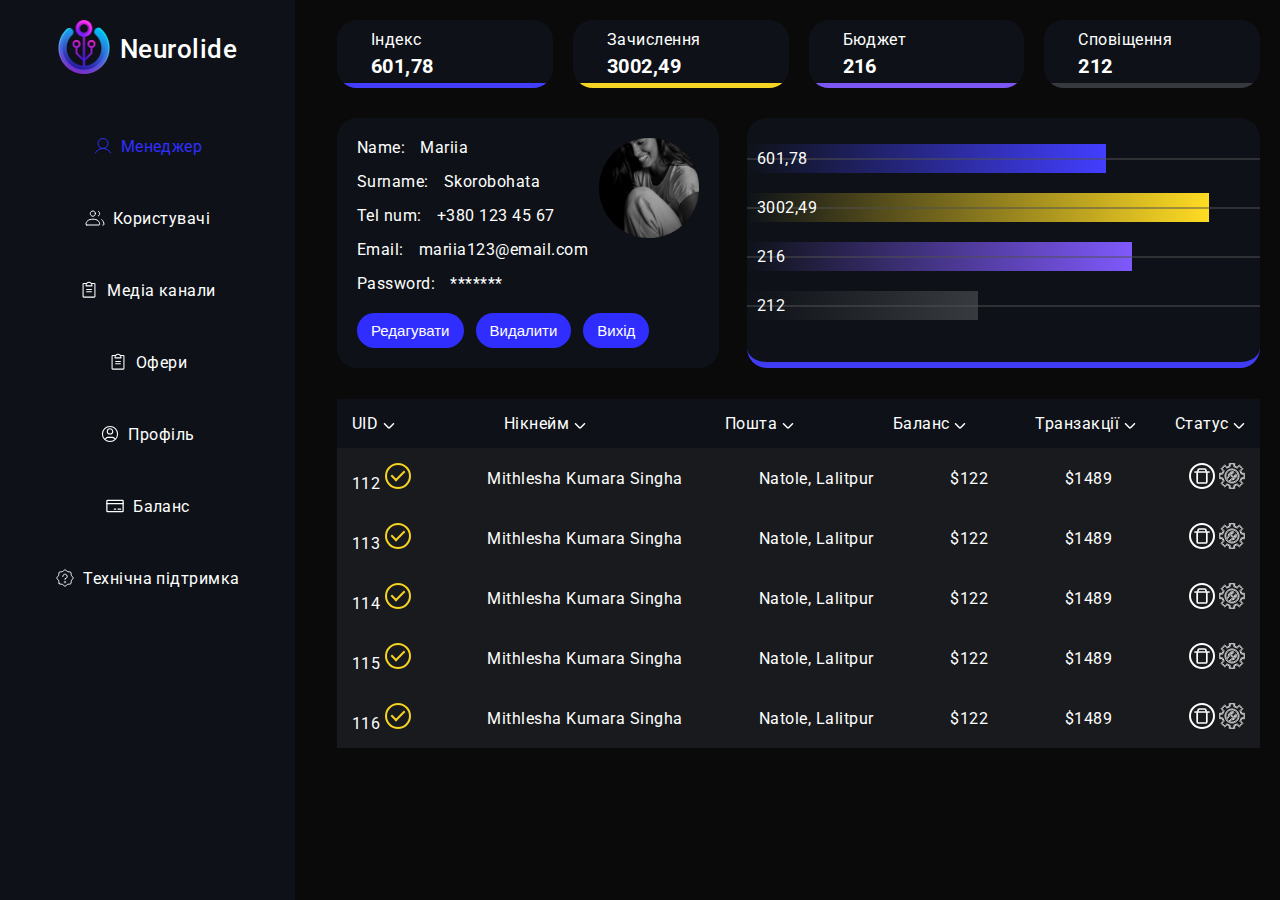
<file: manager.html>
<!DOCTYPE html>
<html lang="en">
  <head>
    <meta charset="UTF-8" />
    <meta http-equiv="X-UA-Compatible" content="IE=edge" />
    <meta name="viewport" content="width=device-width, initial-scale=1.0" />
    <title>Website-Design</title>
    <link
      href="https://fonts.googleapis.com/css2?family=Roboto:wght@400;500;700;900&display=swap"
      rel="stylesheet"
    />
    <link
      href="https://fonts.googleapis.com/css2?family=Raleway:wght@700&display=swap"
      rel="stylesheet"
    />
    <link rel="stylesheet" href="./css/manager.min.css" />
  </head>
  <body>
    <header>
      <div class="nav-div">
        <nav>
          <div class="logo">
            <a>
              <picture>
                <source
                  srcset="./imeges/desktop/logo.png 1x"
                  media="(min-width: 1200px)"
                />
                <source
                  srcset="./imeges/tablet/logo.png 1x"
                  media="(min-width: 768px)"
                />
                <source srcset="./imeges/mobile/logo.png 1x" />
                <img src="" alt="" />
              </picture>
            </a>
            <h1>Neurolide</h1>
          </div>
          <ul class="menu">
            <li class="is-active">
              <a href="#">
                <svg width="20" height="20">
                  <use href="./imeges/sprite.svg#icon-Human"></use>
                </svg>
                Менеджер
              </a>
            </li>
            <li>
              <a href="./user.html">
                <svg width="20" height="20">
                  <use href="./imeges/sprite.svg#icon-People"></use>
                </svg>
                Користувачі
              </a>
            </li>
            <li>
              <a href="./mediaChanel.html">
                <svg width="20" height="20">
                  <use href="./imeges/sprite.svg#icon-Copybook"></use>
                </svg>
                Медіа канали
              </a>
            </li>
            <li>
              <a href="./offers.html">
                <svg width="20" height="20">
                  <use href="./imeges/sprite.svg#icon-Copybook"></use>
                </svg>
                Офери
              </a>
            </li>
            <li>
              <a href="./profile.html">
                <svg width="20" height="20">
                  <use href="./imeges/sprite.svg#icon-Profile"></use>
                </svg>
                Профіль
              </a>
            </li>
            <li>
              <a href="./balance.html">
                <svg width="20" height="20">
                  <use href="./imeges/sprite.svg#icon-Card"></use>
                </svg>
                Баланс
              </a>
            </li>
            <li>
              <a href="./support.html">
                <svg width="20" height="20">
                  <use href="./imeges/sprite.svg#icon-Support"></use>
                </svg>
                Технічна підтримка
              </a>
            </li>
          </ul>
          <button type="button" class="modal-button" data-menu-open>
            <svg width="28" height="28">
              <use href="./imeges/sprite.svg#icon-Menu"></use>
            </svg>
          </button>
        </nav>
      </div>
    </header>
    <div class="modal-nav" data-menu>
      <ul class="modal-menu">
        <li>
          <a href="./main.html">
            <svg width="20" height="20">
              <use href="./imeges/sprite.svg#icon-House"></use>
            </svg>
            Головна
          </a>
        </li>
        <li class="is-active-mobile">
          <a href="#">
            <svg width="20" height="20">
              <use href="./imeges/sprite.svg#icon-Human"></use>
            </svg>
            Менеджер
          </a>
        </li>
        <li>
          <a href="./user.html">
            <svg width="20" height="20">
              <use href="./imeges/sprite.svg#icon-People"></use>
            </svg>
            Користувачі
          </a>
        </li>
        <li>
          <a href="./mediaChanel.html">
            <svg width="20" height="20">
              <use href="./imeges/sprite.svg#icon-Copybook"></use>
            </svg>
            Медіа канали
          </a>
        </li>
        <li>
          <a href="./offers.html">
            <svg width="20" height="20">
              <use href="./imeges/sprite.svg#icon-Copybook"></use>
            </svg>
            Офери
          </a>
        </li>
        <li>
          <a href="./profile.html">
            <svg width="20" height="20">
              <use href="./imeges/sprite.svg#icon-Profile"></use>
            </svg>
            Профіль
          </a>
        </li>
        <li>
          <a href="./balance.html">
            <svg width="20" height="20">
              <use href="./imeges/sprite.svg#icon-Card"></use>
            </svg>
            Баланс
          </a>
        </li>
        <li>
          <a href="./support.html">
            <svg width="20" height="20">
              <use href="./imeges/sprite.svg#icon-Support"></use>
            </svg>
            Технічна підтримка
          </a>
        </li>
      </ul>
    </div>
    <main class="mobile">
      <section class="manager_info">
        <div class="container">
          <h2 class="h2">Your Profile</h2>
          <div>
            <ul>
              <li><span>Name:</span><span>Mariia</span></li>
              <li><span>Surname:</span><span>Skorobohata</span></li>
              <li><span>Tel num:</span><span>+380 123 45 67</span></li>
              <li><span>Email:</span><span>mariia123@email.com</span></li>
              <li><span>Password:</span><span>*******</span></li>
            </ul>
            <ul>
              <li data-modal-open="modal3">
                <button type="button">Редагувати</button>
              </li>
              <li data-modal-open="modal4">
                <button type="button">Видалити</button>
              </li>
              <li><button type="button">Вихід</button></li>
            </ul>
            <picture>
              <source
                srcset="
                  ./imeges/mobile/profile.png    1x,
                  ./imeges/mobile/profile@2x.png 2x
                "
              />
              <img src="" alt="" />
            </picture>
          </div>
        </div>
      </section>
      <section class="manager_status">
        <div class="container">
          <ul class="manager_status_ul">
            <li><h2 class="h2">Your Offers</h2></li>
            <li data-modal-open="modal2">
              <svg width="32" height="32">
                <use href="./imeges/sprite.svg#icon-main-plus"></use>
              </svg>
            </li>
          </ul>
          <ul class="manager_status_ul1">
            <li class="manager_status_ul1_li">
              <div>
                <h3>UID 112 Статус</h3>
                <ul>
                  <li>
                    <b>Назва</b><br /><span>Mithlesha Kumara Singha</span>
                  </li>
                  <li><b>Посилання</b><br /><span>wordwall.net</span></li>
                  <li><b>Бренд</b><br /><span>Kritipur, Kathmandu</span></li>
                  <li><b>Виплати</b><br /><span>$122</span></li>
                  <li><b>Баланс</b><br /><span>$1489</span></li>
                  <li><b>Payout</b></li>
                </ul>
                <ul>
                  <li><button type="button">RevShare</button></li>
                  <li><button type="button">CPL</button></li>
                  <li><button type="button">CPC</button></li>
                  <li><button type="button">CPM</button></li>
                  <li><button type="button">CPH</button></li>
                </ul>
                <ul>
                  <li data-modal-open="modal1">
                    <svg width="20" height="20">
                      <use href="./imeges/sprite.svg#icon-settings"></use>
                    </svg>
                  </li>
                  <li>
                    <svg width="20" height="20">
                      <use href="./imeges/sprite.svg#icon-bin"></use>
                    </svg>
                  </li>
                </ul>
              </div>
            </li>
            <li class="manager_status_ul1_li">
              <div>
                <h3>UID 112 Статус</h3>
                <ul>
                  <li>
                    <b>Назва</b><br /><span>Mithlesha Kumara Singha</span>
                  </li>
                  <li><b>Посилання</b><br /><span>wordwall.net</span></li>
                  <li><b>Бренд</b><br /><span>Kritipur, Kathmandu</span></li>
                  <li><b>Виплати</b><br /><span>$122</span></li>
                  <li><b>Баланс</b><br /><span>$1489</span></li>
                  <li><b>Payout</b></li>
                </ul>
                <ul>
                  <li><button type="button">RevShare</button></li>
                  <li><button type="button">CPL</button></li>
                  <li><button type="button">CPC</button></li>
                  <li><button type="button">CPM</button></li>
                  <li><button type="button">CPH</button></li>
                </ul>
                <ul>
                  <li data-modal-open="modal1">
                    <svg width="20" height="20">
                      <use href="./imeges/sprite.svg#icon-settings"></use>
                    </svg>
                  </li>
                  <li>
                    <svg width="20" height="20">
                      <use href="./imeges/sprite.svg#icon-bin"></use>
                    </svg>
                  </li>
                </ul>
              </div>
            </li>
            <li class="manager_status_ul1_li">
              <div>
                <h3>UID 112 Статус</h3>
                <ul>
                  <li>
                    <b>Назва</b><br /><span>Mithlesha Kumara Singha</span>
                  </li>
                  <li><b>Посилання</b><br /><span>wordwall.net</span></li>
                  <li><b>Бренд</b><br /><span>Kritipur, Kathmandu</span></li>
                  <li><b>Виплати</b><br /><span>$122</span></li>
                  <li><b>Баланс</b><br /><span>$1489</span></li>
                  <li><b>Payout</b></li>
                </ul>
                <ul>
                  <li><button type="button">RevShare</button></li>
                  <li><button type="button">CPL</button></li>
                  <li><button type="button">CPC</button></li>
                  <li><button type="button">CPM</button></li>
                  <li><button type="button">CPH</button></li>
                </ul>
                <ul>
                  <li data-modal-open="modal1">
                    <svg width="20" height="20">
                      <use href="./imeges/sprite.svg#icon-settings"></use>
                    </svg>
                  </li>
                  <li>
                    <svg width="20" height="20">
                      <use href="./imeges/sprite.svg#icon-bin"></use>
                    </svg>
                  </li>
                </ul>
              </div>
            </li>
          </ul>
        </div>
      </section>
    </main>
    <main class="desktop">
      <section class="manager_data">
        <ul>
          <li>
            <span>Індекс</span>
            <h4>601,78</h4>
          </li>
          <li>
            <span>Зачислення</span>
            <h4>3002,49</h4>
          </li>
          <li>
            <span>Бюджет</span>
            <h4>216</h4>
          </li>
          <li>
            <span>Сповіщення</span>
            <h4>212</h4>
          </li>
        </ul>
      </section>
      <section class="manager_profile">
        <div class="manager_div">
          <div>
            <ul>
              <li><span>Name:</span><span>Mariia</span></li>
              <li><span>Surname:</span><span>Skorobohata</span></li>
              <li><span>Tel num:</span><span>+380 123 45 67</span></li>
              <li><span>Email:</span><span>mariia123@email.com</span></li>
              <li><span>Password:</span><span>*******</span></li>
            </ul>
            <ul>
              <li data-modal-open="modal3">
                <button type="button">Редагувати</button>
              </li>
              <li data-modal-open="modal4">
                <button type="button">Видалити</button>
              </li>
              <li><button type="button">Вихід</button></li>
            </ul>
            <picture>
              <source
                srcset="
                  ./imeges/desktop/profile.png    1x,
                  ./imeges/desktop/profile@2x.png 2x
                "
              />
              <img src="" alt="" />
            </picture>
          </div>
          <div>
            <ul>
              <li style="--fill-percent: 70%; --fill-color: #423eff">601,78</li>
              <li style="--fill-percent: 90%; --fill-color: #ffdb23">
                3002,49
              </li>
              <li style="--fill-percent: 75%; --fill-color: #7f59fb">216</li>
              <li style="--fill-percent: 45%; --fill-color: #373a3e">212</li>
            </ul>
          </div>
        </div>
      </section>
      <section class="manager_offers">
        <ul class="manager_offers_ul">
          <li class="manager_offers_ul_li">
            <ul>
              <li>
                <span>UID</span>
                <svg width="12" height="6">
                  <use href="./imeges/sprite.svg#icon-vector"></use>
                </svg>
              </li>
              <li>
                <span>Нікнейм</span>
                <svg width="12" height="6">
                  <use href="./imeges/sprite.svg#icon-vector"></use>
                </svg>
              </li>
              <li>
                <span>Пошта</span>
                <svg width="12" height="6">
                  <use href="./imeges/sprite.svg#icon-vector"></use>
                </svg>
              </li>
              <li>
                <span>Баланс</span>
                <svg width="12" height="6">
                  <use href="./imeges/sprite.svg#icon-vector"></use>
                </svg>
              </li>
              <li>
                <span>Транзакції</span>
                <svg width="12" height="6">
                  <use href="./imeges/sprite.svg#icon-vector"></use>
                </svg>
              </li>
              <li>
                <span>Статус</span>
                <svg width="12" height="6">
                  <use href="./imeges/sprite.svg#icon-vector"></use>
                </svg>
              </li>
            </ul>
          </li>
          <li class="manager_offers_ul_li">
            <ul>
              <li>
                <span>112</span>
                <svg width="26" height="26">
                  <use href="./imeges/sprite.svg#icon-check-yellow"></use>
                </svg>
              </li>
              <li><span>Mithlesha Kumara Singha</span></li>
              <li><span>Natole, Lalitpur</span></li>
              <li><span>$122</span></li>
              <li><span>$1489</span></li>
              <li>
                <svg width="26" height="26">
                  <use href="./imeges/sprite.svg#icon-white-bin"></use>
                </svg>
                <svg width="26" height="26" data-modal-open="modal1">
                  <use href="./imeges/sprite.svg#icon-settings"></use>
                </svg>
              </li>
            </ul>
          </li>
          <li class="manager_offers_ul_li">
            <ul>
              <li>
                <span>113</span>
                <svg width="26" height="26">
                  <use href="./imeges/sprite.svg#icon-check-yellow"></use>
                </svg>
              </li>
              <li><span>Mithlesha Kumara Singha</span></li>
              <li><span>Natole, Lalitpur</span></li>
              <li><span>$122</span></li>
              <li><span>$1489</span></li>
              <li>
                <svg width="26" height="26">
                  <use href="./imeges/sprite.svg#icon-white-bin"></use>
                </svg>
                <svg width="26" height="26" data-modal-open="modal1">
                  <use href="./imeges/sprite.svg#icon-settings"></use>
                </svg>
              </li>
            </ul>
          </li>
          <li class="manager_offers_ul_li">
            <ul>
              <li>
                <span>114</span>
                <svg width="26" height="26">
                  <use href="./imeges/sprite.svg#icon-check-yellow"></use>
                </svg>
              </li>
              <li><span>Mithlesha Kumara Singha</span></li>
              <li><span>Natole, Lalitpur</span></li>
              <li><span>$122</span></li>
              <li><span>$1489</span></li>
              <li>
                <svg width="26" height="26">
                  <use href="./imeges/sprite.svg#icon-white-bin"></use>
                </svg>
                <svg width="26" height="26" data-modal-open="modal1">
                  <use href="./imeges/sprite.svg#icon-settings"></use>
                </svg>
              </li>
            </ul>
          </li>
          <li class="manager_offers_ul_li">
            <ul>
              <li>
                <span>115</span>
                <svg width="26" height="26">
                  <use href="./imeges/sprite.svg#icon-check-yellow"></use>
                </svg>
              </li>
              <li><span>Mithlesha Kumara Singha</span></li>
              <li><span>Natole, Lalitpur</span></li>
              <li><span>$122</span></li>
              <li><span>$1489</span></li>
              <li>
                <svg width="26" height="26">
                  <use href="./imeges/sprite.svg#icon-white-bin"></use>
                </svg>
                <svg width="26" height="26" data-modal-open="modal1">
                  <use href="./imeges/sprite.svg#icon-settings"></use>
                </svg>
              </li>
            </ul>
          </li>
          <li class="manager_offers_ul_li">
            <ul>
              <li>
                <span>116</span>
                <svg width="26" height="26">
                  <use href="./imeges/sprite.svg#icon-check-yellow"></use>
                </svg>
              </li>
              <li><span>Mithlesha Kumara Singha</span></li>
              <li><span>Natole, Lalitpur</span></li>
              <li><span>$122</span></li>
              <li><span>$1489</span></li>
              <li>
                <svg width="26" height="26">
                  <use href="./imeges/sprite.svg#icon-white-bin"></use>
                </svg>
                <svg width="26" height="26" data-modal-open="modal1">
                  <use href="./imeges/sprite.svg#icon-settings"></use>
                </svg>
              </li>
            </ul>
          </li>
        </ul>
      </section>
    </main>
    <footer>
      <div class="container">
        <svg width="18" height="18">
          <use href="./imeges/sprite.svg#icon-question"></use>
        </svg>
      </div>
    </footer>
    <div class="backdrop is-hidden" id="modal1" data-modal>
      <div class="modal">
        <h2>Редагувати офер</h2>
        <form>
          <label>
            <span>Назва</span>
            <input type="text" placeholder="...." />
          </label>
          <label>
            <span>Бренд</span>
            <input type="text" placeholder="...." />
          </label>
          <label>
            <span>Виплати</span>
            <input type="text" placeholder="...." />
          </label>
          <label>
            <span>Баланс</span>
            <input type="text" placeholder="...." />
          </label>
          <div class="modal_desktop_menu">
            <span>Модель оплати</span>
            <ul>
              <li>
                <span>RevShare</span>
                <p id="p1">%$</p>
                <svg width="12" height="6" open-paragraf="p1">
                  <use href="./imeges/sprite.svg#icon-vector"></use>
                </svg>
              </li>
              <li>
                <span>CPL</span>
                <p id="p2">$</p>
                <svg width="12" height="6" open-paragraf="p2">
                  <use href="./imeges/sprite.svg#icon-vector"></use>
                </svg>
              </li>
              <li>
                <span>CPC</span>
                <p id="p3">$</p>
                <svg width="12" height="6" open-paragraf="p3">
                  <use href="./imeges/sprite.svg#icon-vector"></use>
                </svg>
              </li>
              <li>
                <span>CPM</span>
              </li>
              <li>
                <span>CPH</span>
              </li>
            </ul>
          </div>
          <ul>
            <li><button type="button" data-modal-close>Відмінити</button></li>
            <li>
              <button type="button">
                <svg width="13" height="13">
                  <use href="./imeges/sprite.svg#icon-plus"></use>
                </svg>
                Зберегти
              </button>
            </li>
          </ul>
        </form>
      </div>
    </div>
    <div class="backdrop is-hidden" id="modal2" data-modal>
      <div class="modal">
        <h2>Додати новий офер</h2>
        <form>
          <label>
            <span>Назва</span>
            <input type="text" placeholder="...." />
          </label>
          <label>
            <span>Бренд</span>
            <input type="text" placeholder="...." />
          </label>
          <label>
            <span>Виплати</span>
            <input type="text" placeholder="...." />
          </label>
          <label>
            <span>Баланс</span>
            <input type="text" placeholder="...." />
          </label>
          <div class="modal_desktop_menu">
            <span>Модель оплати</span>
            <ul>
              <li>
                <span>RevShare</span>
                <p id="p4">%$</p>
                <svg width="12" height="6" open-paragraf="p4">
                  <use href="./imeges/sprite.svg#icon-vector"></use>
                </svg>
              </li>
              <li>
                <span>CPL</span>
                <p id="p5">$</p>
                <svg width="12" height="6" open-paragraf="p5">
                  <use href="./imeges/sprite.svg#icon-vector"></use>
                </svg>
              </li>
              <li>
                <span>CPC</span>
                <p id="p6">$</p>
                <svg width="12" height="6" open-paragraf="p6">
                  <use href="./imeges/sprite.svg#icon-vector"></use>
                </svg>
              </li>
              <li>
                <span>CPM</span>
              </li>
              <li>
                <span>CPH</span>
              </li>
            </ul>
          </div>
          <ul>
            <li><button type="button" data-modal-close>Відмінити</button></li>
            <li>
              <button type="button">
                <svg width="13" height="13">
                  <use href="./imeges/sprite.svg#icon-plus"></use>
                </svg>
                Додати офер
              </button>
            </li>
          </ul>
        </form>
      </div>
    </div>
    <div class="backdrop is-hidden" id="modal3" data-modal>
      <div class="modal">
        <h2>Редагувати профіль</h2>
        <form>
          <label>
            <span>Ім'я</span>
            <input type="text" placeholder="...." />
          </label>
          <label>
            <span>Прізвище</span>
            <input type="text" placeholder="...." />
          </label>
          <label>
            <span>Номер Телефону</span>
            <input type="text" placeholder="...." />
          </label>
          <label>
            <span>Пошта</span>
            <input type="text" placeholder="...." />
          </label>
          <label>
            <span>Пароль</span>
            <input type="text" placeholder="...." />
          </label>
          <ul>
            <li><button type="button" data-modal-close>Відмінити</button></li>
            <li>
              <button type="button">
                <svg width="13" height="13">
                  <use href="./imeges/sprite.svg#icon-plus"></use>
                </svg>
                Зберегти
              </button>
            </li>
          </ul>
        </form>
      </div>
    </div>
    <div class="backdrop is-hidden" id="modal4" data-modal>
      <div class="modal">
        <h2>Видалити профіль</h2>
        <svg width="43" height="10">
          <use href="./imeges/sprite.svg#icon-Line"></use>
        </svg>
        <p>Ви впевнені що хочете видалити профіль назавжди?</p>
        <button type="button">Видалити</button>
      </div>
    </div>
    <script src="./scripts/modal.js"></script>
    <script src="./scripts/menu.js"></script>
  </body>
</html>
</file>
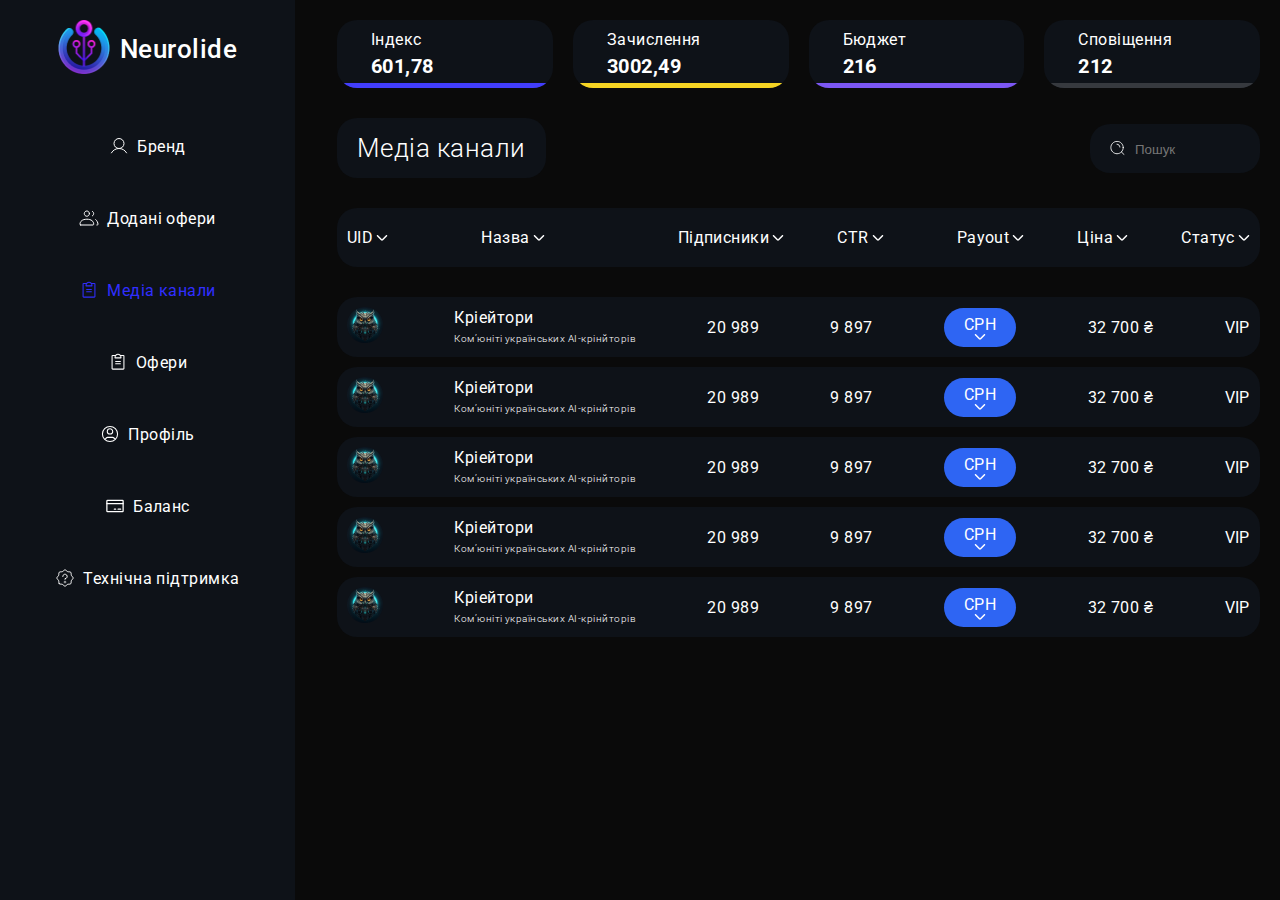
<file: mediaChanel.html>
<!DOCTYPE html>
<html lang="en">
  <head>
    <meta charset="UTF-8" />
    <meta http-equiv="X-UA-Compatible" content="IE=edge" />
    <meta name="viewport" content="width=device-width, initial-scale=1.0" />
    <title>Website-Design</title>
    <link
      href="https://fonts.googleapis.com/css2?family=Roboto:wght@400;500;700;900&display=swap"
      rel="stylesheet"
    />
    <link
      href="https://fonts.googleapis.com/css2?family=Raleway:wght@700&display=swap"
      rel="stylesheet"
    />
    <link rel="stylesheet" href="./css/mediaChanel.min.css" />
  </head>
  <body>
    <header>
      <div class="nav-div">
        <nav>
          <div class="logo">
            <a>
              <picture>
                <source
                  srcset="./imeges/desktop/logo.png 1x"
                  media="(min-width: 1200px)"
                />
                <source
                  srcset="./imeges/tablet/logo.png 1x"
                  media="(min-width: 768px)"
                />
                <source srcset="./imeges/mobile/logo.png 1x" />
                <img src="" alt="" />
              </picture>
            </a>
            <h1>Neurolide</h1>
          </div>
          <ul class="menu">
            <li>
              <a href="./brend.html">
                <svg width="20" height="20">
                  <use href="./imeges/sprite.svg#icon-Human"></use>
                </svg>
                Бренд
              </a>
            </li>
            <li>
              <a href="./addOffers.html">
                <svg width="20" height="20">
                  <use href="./imeges/sprite.svg#icon-People"></use>
                </svg>
                Додані офери
              </a>
            </li>
            <li class="is-active">
              <a href="#">
                <svg width="20" height="20">
                  <use href="./imeges/sprite.svg#icon-Copybook"></use>
                </svg>
                Медіа канали
              </a>
            </li>
            <li>
              <a href="./offers.html">
                <svg width="20" height="20">
                  <use href="./imeges/sprite.svg#icon-Copybook"></use>
                </svg>
                Офери
              </a>
            </li>
            <li>
              <a href="./profile.html">
                <svg width="20" height="20">
                  <use href="./imeges/sprite.svg#icon-Profile"></use>
                </svg>
                Профіль
              </a>
            </li>
            <li>
              <a href="./balance.html">
                <svg width="20" height="20">
                  <use href="./imeges/sprite.svg#icon-Card"></use>
                </svg>
                Баланс
              </a>
            </li>
            <li>
              <a href="./support.html">
                <svg width="20" height="20">
                  <use href="./imeges/sprite.svg#icon-Support"></use>
                </svg>
                Технічна підтримка
              </a>
            </li>
          </ul>
          <button type="button" class="modal-button" data-menu-open>
            <svg width="28" height="28">
              <use href="./imeges/sprite.svg#icon-Menu"></use>
            </svg>
          </button>
        </nav>
      </div>
    </header>
    <div class="modal-nav" data-menu>
      <ul class="modal-menu">
        <li>
          <a href="./main.html">
            <svg width="20" height="20">
              <use href="./imeges/sprite.svg#icon-House"></use>
            </svg>
            Головна
          </a>
        </li>
        <li>
          <a href="./brend.html">
            <svg width="20" height="20">
              <use href="./imeges/sprite.svg#icon-Human"></use>
            </svg>
            Бренд
          </a>
        </li>
        <li>
          <a href="./addOffers.html">
            <svg width="20" height="20">
              <use href="./imeges/sprite.svg#icon-People"></use>
            </svg>
            Додані офери
          </a>
        </li>
        <li class="is-active-mobile">
          <a href="#">
            <svg width="20" height="20">
              <use href="./imeges/sprite.svg#icon-Copybook"></use>
            </svg>
            Медіа канали
          </a>
        </li>
        <li>
          <a href="./offers.html">
            <svg width="20" height="20">
              <use href="./imeges/sprite.svg#icon-Copybook"></use>
            </svg>
            Офери
          </a>
        </li>
        <li>
          <a href="./profile.html">
            <svg width="20" height="20">
              <use href="./imeges/sprite.svg#icon-Profile"></use>
            </svg>
            Профіль
          </a>
        </li>
        <li>
          <a href="./balance.html">
            <svg width="20" height="20">
              <use href="./imeges/sprite.svg#icon-Card"></use>
            </svg>
            Баланс
          </a>
        </li>
        <li>
          <a href="./support.html">
            <svg width="20" height="20">
              <use href="./imeges/sprite.svg#icon-Support"></use>
            </svg>
            Технічна підтримка
          </a>
        </li>
      </ul>
    </div>
    <main class="mobile">
      <section class="main">
        <div class="main-div">
          <svg width="20" height="20">
            <use href="./imeges/sprite.svg#icon-Copybook"></use>
          </svg>
          Медіа канали
          <svg width="16" height="16" data-modal-open="modal1">
            <use href="./imeges/sprite.svg#icon-plus"></use>
          </svg>
        </div>
      </section>
      <section class="mediaChanel_status">
        <div class="container">
          <div>
            <h3>Статус</h3>
            <img width="54" src="./imeges/desktop/avatar.png" alt="" />
            <ul>
              <li>
                <b>Назва</b><br /><span
                  >Кріейтори <br />
                  Ком’юніті українських АІ-крінйторів</span
                >
              </li>
              <li><b>Посилання</b><br /><span>wordwall.net</span></li>
              <li><b>Підписники</b><br /><span>20 989</span></li>
              <li><b>Перегляди</b><br /><span>9 897</span></li>
              <li><b>Ціна</b><br /><span>32 700 </span></li>
              <li><b>Payout</b></li>
            </ul>
            <ul>
              <li><button type="button">CPH</button></li>
              <li><button type="button">CPM</button></li>
            </ul>
            <ul>
              <li>
                <span>VIP</span>
              </li>
              <li>
                <svg width="20" height="20">
                  <use href="./imeges/sprite.svg#icon-gold-crown"></use>
                </svg>
              </li>
            </ul>
          </div>
        </div>
      </section>
    </main>
    <main class="desktop">
      <section class="mediaChanel_data">
        <ul>
          <li>
            <span>Індекс</span>
            <h4>601,78</h4>
          </li>
          <li>
            <span>Зачислення</span>
            <h4>3002,49</h4>
          </li>
          <li>
            <span>Бюджет</span>
            <h4>216</h4>
          </li>
          <li>
            <span>Сповіщення</span>
            <h4>212</h4>
          </li>
        </ul>
      </section>
      <section class="mediaChanel_search">
        <div>
          <div>Медіа канали</div>
          <ul>
            <li>
              <svg width="15" height="15">
                <use href="./imeges/sprite.svg#icon-search"></use>
              </svg>
              <input type="text" placeholder="Пошук" />
            </li>
          </ul>
        </div>
      </section>
      <section class="mediaChanel_offers">
        <ul>
          <li>
            <span>UID</span>
            <svg width="12" height="6">
              <use href="./imeges/sprite.svg#icon-vector"></use>
            </svg>
          </li>
          <li>
            <span>Назва</span>
            <svg width="12" height="6">
              <use href="./imeges/sprite.svg#icon-vector"></use>
            </svg>
          </li>
          <li>
            <span>Підписники</span>
            <svg width="12" height="6">
              <use href="./imeges/sprite.svg#icon-vector"></use>
            </svg>
          </li>
          <li>
            <span>CTR</span>
            <svg width="12" height="6">
              <use href="./imeges/sprite.svg#icon-vector"></use>
            </svg>
          </li>
          <li>
            <span>Payout</span>
            <svg width="12" height="6">
              <use href="./imeges/sprite.svg#icon-vector"></use>
            </svg>
          </li>
          <li>
            <span>Ціна</span>
            <svg width="12" height="6">
              <use href="./imeges/sprite.svg#icon-vector"></use>
            </svg>
          </li>
          <li>
            <span>Статус</span>
            <svg width="12" height="6">
              <use href="./imeges/sprite.svg#icon-vector"></use>
            </svg>
          </li>
        </ul>
      </section>
      <section class="mediaChanel_offers_list">
        <ul class="mediaChanel_offers_list_ul">
          <li class="mediaChanel_offers_list_li">
            <ul>
              <li>
                <img width="36" src="./imeges/desktop/avatar.png" alt="" />
              </li>
              <li>
                <span>Кріейтори</span><br /><b
                  >Ком’юніті українських АІ-крінйторів</b
                >
              </li>
              <li><span>20 989</span></li>
              <li><span>9 897</span></li>
              <li hidden-content-open="payout-info1">
                <span id="target">CPH</span>
                <svg width="12" height="6">
                  <use href="./imeges/sprite.svg#icon-vector"></use>
                </svg>
                <div id="payout-info1">
                  <span clickable="target">CPM</span>
                  <span clickable="target">CPH</span>
                  <svg width="12" height="6">
                    <use href="./imeges/sprite.svg#icon-vector"></use>
                  </svg>
                </div>
              </li>
              <li><span>32 700 ₴</span></li>
              <li>
                <span>VIP</span>
              </li>
            </ul>
          </li>
          <li class="mediaChanel_offers_list_li">
            <ul>
              <li>
                <img width="36" src="./imeges/desktop/avatar.png" alt="" />
              </li>
              <li>
                <span>Кріейтори</span><br /><b
                  >Ком’юніті українських АІ-крінйторів</b
                >
              </li>
              <li><span>20 989</span></li>
              <li><span>9 897</span></li>
              <li hidden-content-open="payout-info2">
                <span id="target2">CPH</span>
                <svg width="12" height="6">
                  <use href="./imeges/sprite.svg#icon-vector"></use>
                </svg>
                <div id="payout-info2">
                  <span clickable="target2">CPM</span>
                  <span clickable="target2">CPH</span>
                  <svg width="12" height="6">
                    <use href="./imeges/sprite.svg#icon-vector"></use>
                  </svg>
                </div>
              </li>
              <li><span>32 700 ₴</span></li>
              <li>
                <span>VIP</span>
              </li>
            </ul>
          </li>
          <li class="mediaChanel_offers_list_li">
            <ul>
              <li>
                <img width="36" src="./imeges/desktop/avatar.png" alt="" />
              </li>
              <li>
                <span>Кріейтори</span><br /><b
                  >Ком’юніті українських АІ-крінйторів</b
                >
              </li>
              <li><span>20 989</span></li>
              <li><span>9 897</span></li>
              <li hidden-content-open="payout-info3">
                <span id="target3">CPH</span>
                <svg width="12" height="6">
                  <use href="./imeges/sprite.svg#icon-vector"></use>
                </svg>
                <div id="payout-info3">
                  <span clickable="target3">CPM</span>
                  <span clickable="target3">CPH</span>
                  <svg width="12" height="6">
                    <use href="./imeges/sprite.svg#icon-vector"></use>
                  </svg>
                </div>
              </li>
              <li><span>32 700 ₴</span></li>
              <li>
                <span>VIP</span>
              </li>
            </ul>
          </li>
          <li class="mediaChanel_offers_list_li">
            <ul>
              <li>
                <img width="36" src="./imeges/desktop/avatar.png" alt="" />
              </li>
              <li>
                <span>Кріейтори</span><br /><b
                  >Ком’юніті українських АІ-крінйторів</b
                >
              </li>
              <li><span>20 989</span></li>
              <li><span>9 897</span></li>
              <li hidden-content-open="payout-info4">
                <span id="target4">CPH</span>
                <svg width="12" height="6">
                  <use href="./imeges/sprite.svg#icon-vector"></use>
                </svg>
                <div id="payout-info4">
                  <span clickable="target4">CPM</span>
                  <span clickable="target4">CPH</span>
                  <svg width="12" height="6">
                    <use href="./imeges/sprite.svg#icon-vector"></use>
                  </svg>
                </div>
              </li>
              <li><span>32 700 ₴</span></li>
              <li>
                <span>VIP</span>
              </li>
            </ul>
          </li>
          <li class="mediaChanel_offers_list_li">
            <ul>
              <li>
                <img width="36" src="./imeges/desktop/avatar.png" alt="" />
              </li>
              <li>
                <span>Кріейтори</span><br /><b
                  >Ком’юніті українських АІ-крінйторів</b
                >
              </li>
              <li><span>20 989</span></li>
              <li><span>9 897</span></li>
              <li hidden-content-open="payout-info5">
                <span id="target5">CPH</span>
                <svg width="12" height="6">
                  <use href="./imeges/sprite.svg#icon-vector"></use>
                </svg>
                <div id="payout-info5">
                  <span clickable="target5">CPM</span>
                  <span clickable="target5">CPH</span>
                  <svg width="12" height="6">
                    <use href="./imeges/sprite.svg#icon-vector"></use>
                  </svg>
                </div>
              </li>
              <li><span>32 700 ₴</span></li>
              <li>
                <span>VIP</span>
              </li>
            </ul>
          </li>
        </ul>
      </section>
    </main>
    <footer>
      <div class="container">
        <svg width="18" height="18">
          <use href="./imeges/sprite.svg#icon-question"></use>
        </svg>
      </div>
    </footer>
    <div class="backdrop is-hidden" id="modal1" data-modal>
      <div class="modal">
        <h2>Додати новий канал</h2>
        <form>
          <label>
            <span>Назва</span>
            <input type="text" placeholder="...." />
          </label>
          <label>
            <span>Підписники</span>
            <input type="text" placeholder="...." />
          </label>
          <label>
            <span>Перегляди</span>
            <input type="text" placeholder="...." />
          </label>
          <label>
            <span>Ціна</span>
            <input type="text" placeholder="...." />
          </label>
          <div class="modal_desktop_menu1">
            <span>Модель оплати</span>
            <ul>
              <li>
                <b>$$$</b>
                <div class="modal_desktop_menu1_div">
                  <span>CPH</span>
                  <!-- <p id="p1">%$</p> -->
                  <div id="p1">
                    <p>UTC</p>
                    <p>$</p>
                  </div>
                  <svg width="12" height="6" open-paragraf="p1">
                    <use href="./imeges/sprite.svg#icon-vector"></use>
                  </svg>
                </div>
              </li>
              <li>
                <b>$$$</b>
                <div class="modal_desktop_menu1_div">
                  <span>CPM</span>
                  <!-- <p id="p2">$</p> -->
                  <div id="p2">
                    <p>CTR</p>
                    <p>$</p>
                  </div>
                  <svg width="12" height="6" open-paragraf="p2">
                    <use href="./imeges/sprite.svg#icon-vector"></use>
                  </svg>
                </div>
              </li>
            </ul>
          </div>
          <ul>
            <li><button type="button" data-modal-close>Відмінити</button></li>
            <li>
              <button type="button">
                <svg width="13" height="13">
                  <use href="./imeges/sprite.svg#icon-plus"></use>
                </svg>
                Додати канал
              </button>
            </li>
          </ul>
        </form>
      </div>
    </div>
    <script src="./scripts/modal.js"></script>
    <script src="./scripts/menu.js"></script>
    <script src="./scripts/hiddenContent.js"></script>
  </body>
</html>
</file>
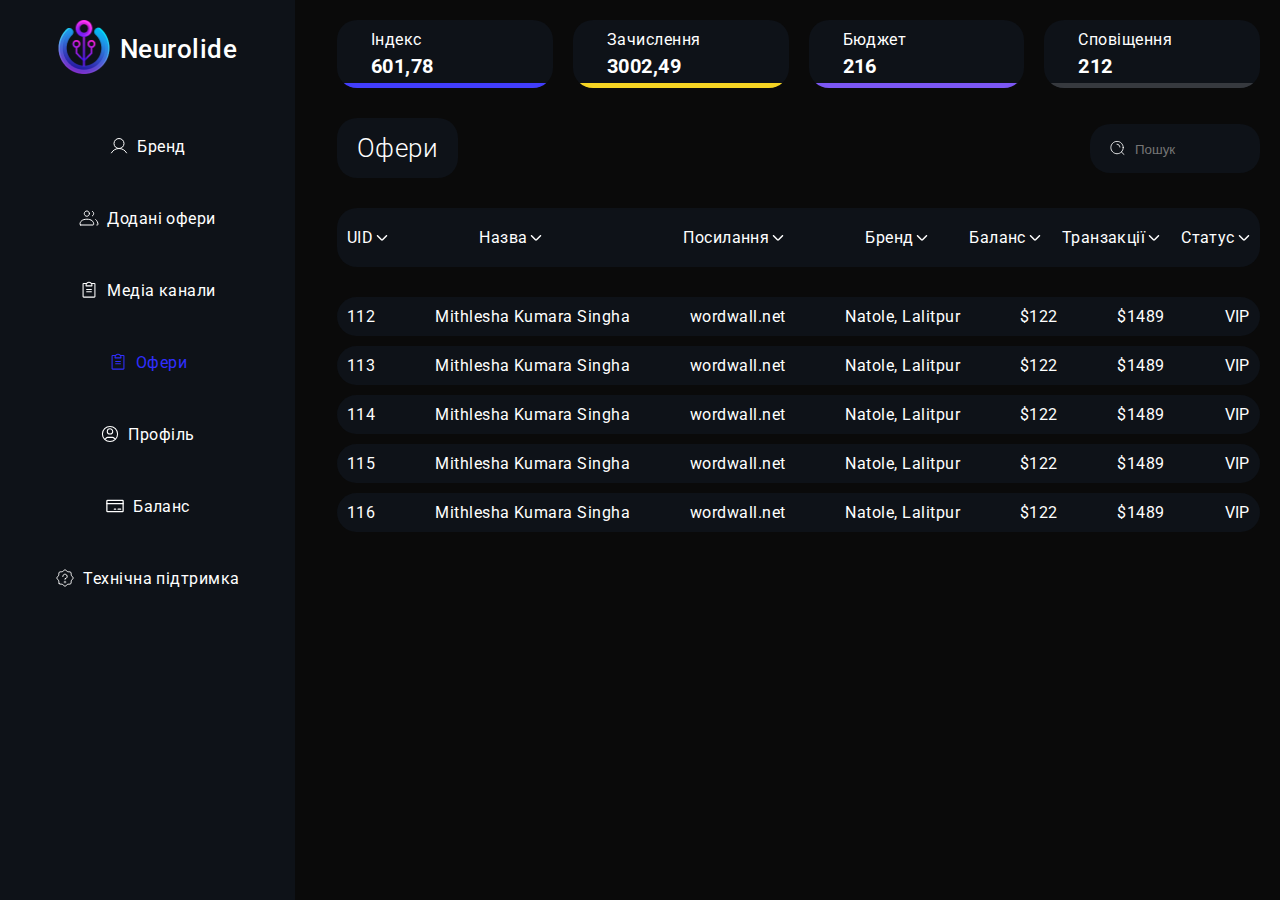
<file: offers.html>
<!DOCTYPE html>
<html lang="en">
  <head>
    <meta charset="UTF-8" />
    <meta http-equiv="X-UA-Compatible" content="IE=edge" />
    <meta name="viewport" content="width=device-width, initial-scale=1.0" />
    <title>Website-Design</title>
    <link
      href="https://fonts.googleapis.com/css2?family=Roboto:wght@400;500;700;900&display=swap"
      rel="stylesheet"
    />
    <link
      href="https://fonts.googleapis.com/css2?family=Raleway:wght@700&display=swap"
      rel="stylesheet"
    />
    <link rel="stylesheet" href="./css/offers.min.css" />
  </head>
  <body>
    <header>
      <div class="nav-div">
        <nav>
          <div class="logo">
            <a>
              <picture>
                <source
                  srcset="./imeges/desktop/logo.png 1x"
                  media="(min-width: 1200px)"
                />
                <source
                  srcset="./imeges/tablet/logo.png 1x"
                  media="(min-width: 768px)"
                />
                <source srcset="./imeges/mobile/logo.png 1x" />
                <img src="" alt="" />
              </picture>
            </a>
            <h1>Neurolide</h1>
          </div>
          <ul class="menu">
            <li>
              <a href="./brend.html">
                <svg width="20" height="20">
                  <use href="./imeges/sprite.svg#icon-Human"></use>
                </svg>
                Бренд
              </a>
            </li>
            <li>
              <a href="./addOffers.html">
                <svg width="20" height="20">
                  <use href="./imeges/sprite.svg#icon-People"></use>
                </svg>
                Додані офери
              </a>
            </li>
            <li>
              <a href="./mediaChanel.html">
                <svg width="20" height="20">
                  <use href="./imeges/sprite.svg#icon-Copybook"></use>
                </svg>
                Медіа канали
              </a>
            </li>
            <li class="is-active">
              <a href="#">
                <svg width="20" height="20">
                  <use href="./imeges/sprite.svg#icon-Copybook"></use>
                </svg>
                Офери
              </a>
            </li>
            <li>
              <a href="./profile.html">
                <svg width="20" height="20">
                  <use href="./imeges/sprite.svg#icon-Profile"></use>
                </svg>
                Профіль
              </a>
            </li>
            <li>
              <a href="./balance.html">
                <svg width="20" height="20">
                  <use href="./imeges/sprite.svg#icon-Card"></use>
                </svg>
                Баланс
              </a>
            </li>
            <li>
              <a href="./support.html">
                <svg width="20" height="20">
                  <use href="./imeges/sprite.svg#icon-Support"></use>
                </svg>
                Технічна підтримка
              </a>
            </li>
          </ul>
          <button type="button" class="modal-button" data-menu-open>
            <svg width="28" height="28">
              <use href="./imeges/sprite.svg#icon-Menu"></use>
            </svg>
          </button>
        </nav>
      </div>
    </header>
    <div class="modal-nav" data-menu>
      <ul class="modal-menu">
        <li>
          <a href="./main.html">
            <svg width="20" height="20">
              <use href="./imeges/sprite.svg#icon-House"></use>
            </svg>
            Головна
          </a>
        </li>
        <li>
          <a href="./brend.html">
            <svg width="20" height="20">
              <use href="./imeges/sprite.svg#icon-Human"></use>
            </svg>
            Бренд
          </a>
        </li>
        <li>
          <a href="./addOffers.html">
            <svg width="20" height="20">
              <use href="./imeges/sprite.svg#icon-People"></use>
            </svg>
            Додані офери
          </a>
        </li>
        <li>
          <a href="./mediaChanel.html">
            <svg width="20" height="20">
              <use href="./imeges/sprite.svg#icon-Copybook"></use>
            </svg>
            Медіа канали
          </a>
        </li>
        <li class="is-active-mobile">
          <a href="#">
            <svg width="20" height="20">
              <use href="./imeges/sprite.svg#icon-Copybook"></use>
            </svg>
            Офери
          </a>
        </li>
        <li>
          <a href="./profile.html">
            <svg width="20" height="20">
              <use href="./imeges/sprite.svg#icon-Profile"></use>
            </svg>
            Профіль
          </a>
        </li>
        <li>
          <a href="./balance.html">
            <svg width="20" height="20">
              <use href="./imeges/sprite.svg#icon-Card"></use>
            </svg>
            Баланс
          </a>
        </li>
        <li>
          <a href="./support.html">
            <svg width="20" height="20">
              <use href="./imeges/sprite.svg#icon-Support"></use>
            </svg>
            Технічна підтримка
          </a>
        </li>
      </ul>
    </div>
    <main class="mobile">
      <section class="main">
        <div class="main-div">
          <svg width="20" height="20">
            <use href="./imeges/sprite.svg#icon-Copybook"></use>
          </svg>
          Офери
          <svg width="16" height="16" data-modal-open="modal1">
            <use href="./imeges/sprite.svg#icon-plus"></use>
          </svg>
        </div>
      </section>
      <section class="offers_status">
        <div class="container">
          <div>
            <h3>UID 112 Статус</h3>
            <ul>
              <li><b>Назва</b><br /><span>Mithlesha Kumara Singha</span></li>
              <li><b>Посилання</b><br /><span>wordwall.net</span></li>
              <li><b>Бренд</b><br /><span>Kritipur, Kathmandu</span></li>
              <li><b>Виплати</b><br /><span>$122</span></li>
              <li><b>Баланс</b><br /><span>$1489</span></li>
              <li><b>Payout</b></li>
            </ul>
            <ul>
              <li><button type="button">RevShare</button></li>
              <li><button type="button">CPL</button></li>
              <li><button type="button">CPC</button></li>
              <li><button type="button">CPM</button></li>
              <li><button type="button">CPH</button></li>
            </ul>
            <ul>
              <li>VIP</li>
              <li>
                <svg width="20" height="20">
                  <use href="./imeges/sprite.svg#icon-gold-crown"></use>
                </svg>
              </li>
            </ul>
          </div>
        </div>
      </section>
    </main>
    <main class="desktop">
      <section class="offers_data">
        <ul>
          <li>
            <span>Індекс</span>
            <h4>601,78</h4>
          </li>
          <li>
            <span>Зачислення</span>
            <h4>3002,49</h4>
          </li>
          <li>
            <span>Бюджет</span>
            <h4>216</h4>
          </li>
          <li>
            <span>Сповіщення</span>
            <h4>212</h4>
          </li>
        </ul>
      </section>
      <section class="offers_search">
        <div>
          <div>Офери</div>
          <ul>
            <li>
              <svg width="15" height="15">
                <use href="./imeges/sprite.svg#icon-search"></use>
              </svg>
              <input type="text" placeholder="Пошук" />
            </li>
          </ul>
        </div>
      </section>
      <section class="offers_offers">
        <ul>
          <li>
            <span>UID</span>
            <svg width="12" height="6">
              <use href="./imeges/sprite.svg#icon-vector"></use>
            </svg>
          </li>
          <li>
            <span>Назва</span>
            <svg width="12" height="6">
              <use href="./imeges/sprite.svg#icon-vector"></use>
            </svg>
          </li>
          <li>
            <span>Посилання</span>
            <svg width="12" height="6">
              <use href="./imeges/sprite.svg#icon-vector"></use>
            </svg>
          </li>
          <li>
            <span>Бренд</span>
            <svg width="12" height="6">
              <use href="./imeges/sprite.svg#icon-vector"></use>
            </svg>
          </li>
          <li>
            <span>Баланс</span>
            <svg width="12" height="6">
              <use href="./imeges/sprite.svg#icon-vector"></use>
            </svg>
          </li>
          <li>
            <span>Транзакції</span>
            <svg width="12" height="6">
              <use href="./imeges/sprite.svg#icon-vector"></use>
            </svg>
          </li>
          <li>
            <span>Статус</span>
            <svg width="12" height="6">
              <use href="./imeges/sprite.svg#icon-vector"></use>
            </svg>
          </li>
        </ul>
      </section>
      <section class="offers_offers_list">
        <ul class="offers_offers_list_ul">
          <li class="offers_offers_list_li">
            <ul>
              <li>
                <span>112</span>
              </li>
              <li>
                <span>Mithlesha Kumara Singha</span>
              </li>
              <li><span>wordwall.net</span></li>
              <li><span>Natole, Lalitpur</span></li>
              <li><span>$122</span></li>
              <li><span>$1489</span></li>
              <li>
                <span>VIP</span>
              </li>
            </ul>
          </li>
          <li class="offers_offers_list_li">
            <ul>
              <li>
                <span>113</span>
              </li>
              <li>
                <span>Mithlesha Kumara Singha</span>
              </li>
              <li><span>wordwall.net</span></li>
              <li><span>Natole, Lalitpur</span></li>
              <li><span>$122</span></li>
              <li><span>$1489</span></li>
              <li>
                <span>VIP</span>
              </li>
            </ul>
          </li>
          <li class="offers_offers_list_li">
            <ul>
              <li>
                <span>114</span>
              </li>
              <li>
                <span>Mithlesha Kumara Singha</span>
              </li>
              <li><span>wordwall.net</span></li>
              <li><span>Natole, Lalitpur</span></li>
              <li><span>$122</span></li>
              <li><span>$1489</span></li>
              <li>
                <span>VIP</span>
              </li>
            </ul>
          </li>
          <li class="offers_offers_list_li">
            <ul>
              <li>
                <span>115</span>
              </li>
              <li>
                <span>Mithlesha Kumara Singha</span>
              </li>
              <li><span>wordwall.net</span></li>
              <li><span>Natole, Lalitpur</span></li>
              <li><span>$122</span></li>
              <li><span>$1489</span></li>
              <li>
                <span>VIP</span>
              </li>
            </ul>
          </li>
          <li class="offers_offers_list_li">
            <ul>
              <li>
                <span>116</span>
              </li>
              <li>
                <span>Mithlesha Kumara Singha</span>
              </li>
              <li><span>wordwall.net</span></li>
              <li><span>Natole, Lalitpur</span></li>
              <li><span>$122</span></li>
              <li><span>$1489</span></li>
              <li>
                <span>VIP</span>
              </li>
            </ul>
          </li>
        </ul>
      </section>
    </main>
    <footer>
      <div class="container">
        <svg width="18" height="18">
          <use href="./imeges/sprite.svg#icon-question"></use>
        </svg>
      </div>
    </footer>
    <div class="backdrop is-hidden" id="modal1" data-modal>
      <div class="modal">
        <h2>Додати новий офер</h2>
        <form>
          <label>
            <span>Назва</span>
            <input type="text" placeholder="...." />
          </label>
          <label>
            <span>Посилання</span>
            <input type="text" placeholder="...." />
          </label>
          <label>
            <span>Бренд</span>
            <input type="text" placeholder="...." />
          </label>
          <label>
            <span>Виплати</span>
            <input type="text" placeholder="...." />
          </label>
          <label>
            <span>Баланс</span>
            <input type="text" placeholder="...." />
          </label>
          <div class="modal_desktop_menu">
            <span>Модель оплати</span>
            <ul>
              <li>
                <b>$$$</b>
                <div>
                  <span>RevShare</span>
                  <p id="p1">%$</p>
                  <svg width="12" height="6" open-paragraf="p1">
                    <use href="./imeges/sprite.svg#icon-vector"></use>
                  </svg>
                </div>
              </li>
              <li>
                <b>$$$</b>
                <div>
                  <span>CPL</span>
                  <p id="p2">$</p>
                  <svg width="12" height="6" open-paragraf="p2">
                    <use href="./imeges/sprite.svg#icon-vector"></use>
                  </svg>
                </div>
              </li>
              <li>
                <b>$$$</b>
                <div>
                  <span>CPC</span>
                  <p id="p3">$</p>
                  <svg width="12" height="6" open-paragraf="p3">
                    <use href="./imeges/sprite.svg#icon-vector"></use>
                  </svg>
                </div>
              </li>
              <li>
                <span>CPM</span>
              </li>
              <li>
                <span>CPH</span>
              </li>
            </ul>
          </div>
          <ul>
            <li><button type="button" data-modal-close>Відмінити</button></li>
            <li>
              <button type="button">
                <svg width="13" height="13">
                  <use href="./imeges/sprite.svg#icon-plus"></use>
                </svg>
                Додати офер
              </button>
            </li>
          </ul>
        </form>
      </div>
    </div>
    <script src="./scripts/modal.js"></script>
    <script src="./scripts/menu.js"></script>
    <script src="./scripts/hiddenContent.js"></script>
  </body>
</html>
</file>
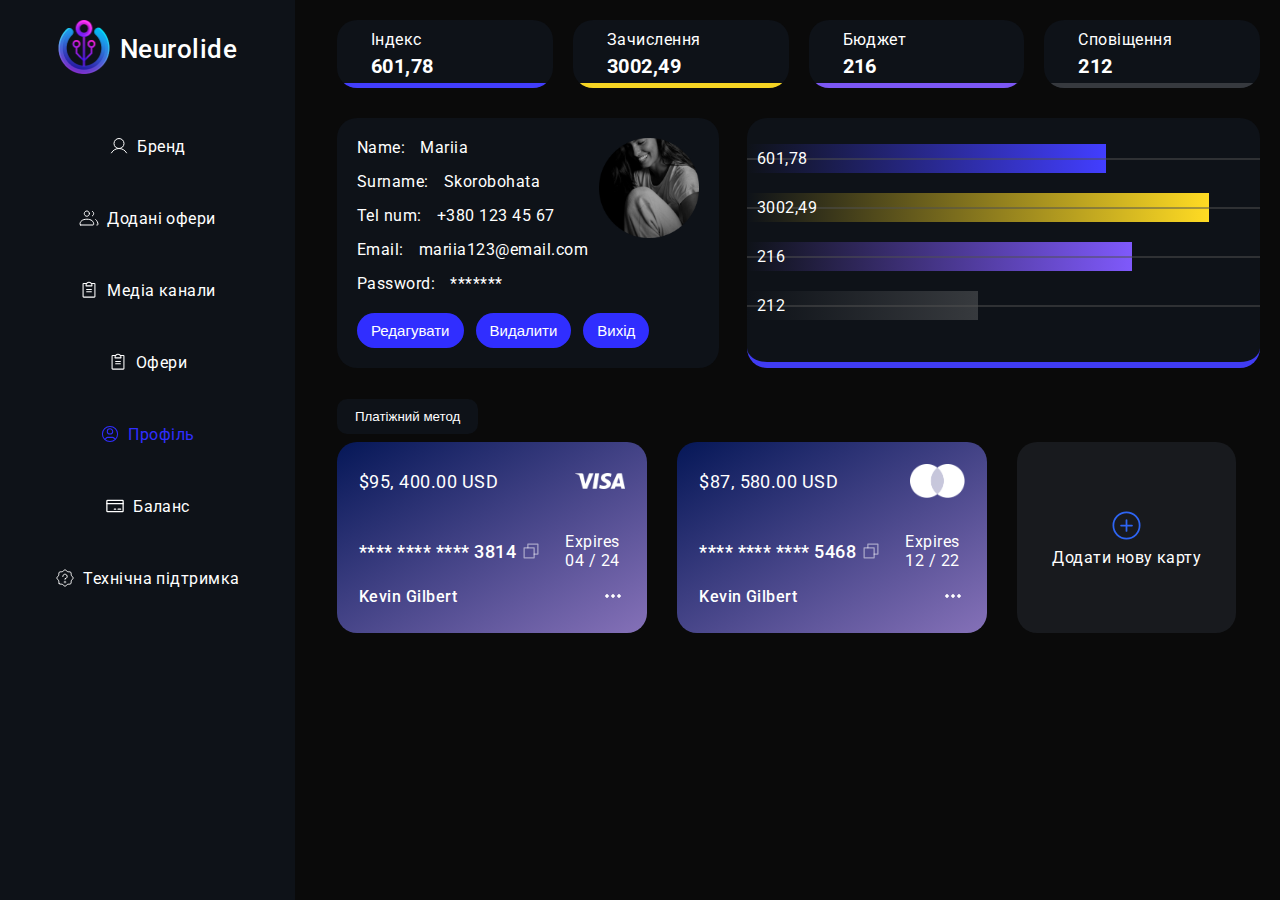
<file: profile.html>
<!DOCTYPE html>
<html lang="en">
  <head>
    <meta charset="UTF-8" />
    <meta http-equiv="X-UA-Compatible" content="IE=edge" />
    <meta name="viewport" content="width=device-width, initial-scale=1.0" />
    <title>Website-Design</title>
    <link
      href="https://fonts.googleapis.com/css2?family=Roboto:wght@400;500;700;900&display=swap"
      rel="stylesheet"
    />
    <link
      href="https://fonts.googleapis.com/css2?family=Raleway:wght@700&display=swap"
      rel="stylesheet"
    />
    <link rel="stylesheet" href="./css/profile.min.css" />
  </head>
  <body>
    <header>
      <div class="nav-div">
        <nav>
          <div class="logo">
            <a>
              <picture>
                <source
                  srcset="./imeges/desktop/logo.png 1x"
                  media="(min-width: 1200px)"
                />
                <source
                  srcset="./imeges/tablet/logo.png 1x"
                  media="(min-width: 768px)"
                />
                <source srcset="./imeges/mobile/logo.png 1x" />
                <img src="" alt="" />
              </picture>
            </a>
            <h1>Neurolide</h1>
          </div>
          <ul class="menu">
            <li>
              <a href="./brend.html">
                <svg width="20" height="20">
                  <use href="./imeges/sprite.svg#icon-Human"></use>
                </svg>
                Бренд
              </a>
            </li>
            <li>
              <a href="./addOffers.html">
                <svg width="20" height="20">
                  <use href="./imeges/sprite.svg#icon-People"></use>
                </svg>
                Додані офери
              </a>
            </li>
            <li>
              <a href="./mediaChanel.html">
                <svg width="20" height="20">
                  <use href="./imeges/sprite.svg#icon-Copybook"></use>
                </svg>
                Медіа канали
              </a>
            </li>
            <li>
              <a href="./offers.html">
                <svg width="20" height="20">
                  <use href="./imeges/sprite.svg#icon-Copybook"></use>
                </svg>
                Офери
              </a>
            </li>
            <li class="is-active">
              <a href="#">
                <svg width="20" height="20">
                  <use href="./imeges/sprite.svg#icon-Profile"></use>
                </svg>
                Профіль
              </a>
            </li>
            <li>
              <a href="./balance.html">
                <svg width="20" height="20">
                  <use href="./imeges/sprite.svg#icon-Card"></use>
                </svg>
                Баланс
              </a>
            </li>
            <li>
              <a href="./support.html">
                <svg width="20" height="20">
                  <use href="./imeges/sprite.svg#icon-Support"></use>
                </svg>
                Технічна підтримка
              </a>
            </li>
          </ul>
          <button type="button" class="modal-button" data-menu-open>
            <svg width="28" height="28">
              <use href="./imeges/sprite.svg#icon-Menu"></use>
            </svg>
          </button>
        </nav>
      </div>
    </header>
    <div class="modal-nav" data-menu>
      <ul class="modal-menu">
        <li>
          <a href="./main.html">
            <svg width="20" height="20">
              <use href="./imeges/sprite.svg#icon-House"></use>
            </svg>
            Головна
          </a>
        </li>
        <li>
          <a href="./brend.html">
            <svg width="20" height="20">
              <use href="./imeges/sprite.svg#icon-Human"></use>
            </svg>
            Бренд
          </a>
        </li>
        <li>
          <a href="./addOffers.html">
            <svg width="20" height="20">
              <use href="./imeges/sprite.svg#icon-People"></use>
            </svg>
            Додані офери
          </a>
        </li>
        <li>
          <a href="./mediaChanel.html">
            <svg width="20" height="20">
              <use href="./imeges/sprite.svg#icon-Copybook"></use>
            </svg>
            Медіа канали
          </a>
        </li>
        <li>
          <a href="./offers.html">
            <svg width="20" height="20">
              <use href="./imeges/sprite.svg#icon-Copybook"></use>
            </svg>
            Офери
          </a>
        </li>
        <li class="is-active-mobile">
          <a href="#">
            <svg width="20" height="20">
              <use href="./imeges/sprite.svg#icon-Profile"></use>
            </svg>
            Профіль
          </a>
        </li>
        <li>
          <a href="./balance.html">
            <svg width="20" height="20">
              <use href="./imeges/sprite.svg#icon-Card"></use>
            </svg>
            Баланс
          </a>
        </li>
        <li>
          <a href="./support.html">
            <svg width="20" height="20">
              <use href="./imeges/sprite.svg#icon-Support"></use>
            </svg>
            Технічна підтримка
          </a>
        </li>
      </ul>
    </div>
    <main class="mobile">
      <section class="profile_info">
        <div class="container">
          <h2 class="h2">Your Profile</h2>
          <div>
            <ul>
              <li><span>Name:</span><span>Mariia</span></li>
              <li><span>Surname:</span><span>Skorobohata</span></li>
              <li><span>Tel num:</span><span>+380 123 45 67</span></li>
              <li><span>Email:</span><span>mariia123@email.com</span></li>
              <li><span>Password:</span><span>*******</span></li>
            </ul>
            <ul>
              <li data-modal-open="modal3">
                <button type="button">Редагувати</button>
              </li>
              <li data-modal-open="modal4">
                <button type="button">Видалити</button>
              </li>
              <li><button type="button">Вихід</button></li>
            </ul>
            <picture>
              <source
                srcset="
                  ./imeges/mobile/profile.png    1x,
                  ./imeges/mobile/profile@2x.png 2x
                "
              />
              <img src="" alt="" />
            </picture>
          </div>
        </div>
      </section>
      <section class="profile_card">
        <div class="container">
          <ul class="profile_addCard_ul">
            <li>
              <h3>Add Card</h3>
              <svg width="28" height="22">
                <use href="./imeges/sprite.svg#icon-credit-card"></use>
              </svg>
            </li>
            <li data-modal-open="modal1">
              <svg width="32" height="32">
                <use href="./imeges/sprite.svg#icon-main-plus"></use>
              </svg>
            </li>
          </ul>
          <ul class="choise-card">
            <li class="card">
              <ul>
                <li>
                  <b>$95, 400.00 USD</b
                  ><img src="./imeges/mobile/VISA.png" alt="" />
                </li>
                <li>
                  <b
                    >**** **** **** 3814
                    <svg width="20" height="20">
                      <use href="./imeges/sprite.svg#icon-Copy"></use></svg></b
                  ><span>Expires 04 / 24</span>
                </li>
                <li>
                  <b>MARIIA SKOROBOHATA</b
                  ><svg width="24" height="24">
                    <use href="./imeges/sprite.svg#icon-Other"></use>
                  </svg>
                </li>
              </ul>
            </li>
            <li class="card">
              <ul>
                <li>
                  <b>$95, 400.00 USD</b
                  ><img src="./imeges/mobile/VISA.png" alt="" />
                </li>
                <li>
                  <b
                    >**** **** **** 3814
                    <svg width="20" height="20">
                      <use href="./imeges/sprite.svg#icon-Copy"></use></svg></b
                  ><span>Expires 04 / 24</span>
                </li>
                <li>
                  <b>MARIIA SKOROBOHATA</b
                  ><svg width="24" height="24">
                    <use href="./imeges/sprite.svg#icon-Other"></use>
                  </svg>
                </li>
              </ul>
            </li>
            <li class="card">
              <ul>
                <li>
                  <b>$95, 400.00 USD</b
                  ><img src="./imeges/mobile/VISA.png" alt="" />
                </li>
                <li>
                  <b
                    >**** **** **** 3814
                    <svg width="20" height="20">
                      <use href="./imeges/sprite.svg#icon-Copy"></use></svg></b
                  ><span>Expires 04 / 24</span>
                </li>
                <li>
                  <b>MARIIA SKOROBOHATA</b
                  ><svg width="24" height="24">
                    <use href="./imeges/sprite.svg#icon-Other"></use>
                  </svg>
                </li>
              </ul>
            </li>
          </ul>
        </div>
      </section>
    </main>
    <main class="desktop">
      <section class="profile_data">
        <ul>
          <li>
            <span>Індекс</span>
            <h4>601,78</h4>
          </li>
          <li>
            <span>Зачислення</span>
            <h4>3002,49</h4>
          </li>
          <li>
            <span>Бюджет</span>
            <h4>216</h4>
          </li>
          <li>
            <span>Сповіщення</span>
            <h4>212</h4>
          </li>
        </ul>
      </section>
      <section class="profile_profile">
        <div class="profile_div">
          <div>
            <ul>
              <li><span>Name:</span><span>Mariia</span></li>
              <li><span>Surname:</span><span>Skorobohata</span></li>
              <li><span>Tel num:</span><span>+380 123 45 67</span></li>
              <li><span>Email:</span><span>mariia123@email.com</span></li>
              <li><span>Password:</span><span>*******</span></li>
            </ul>
            <ul>
              <li data-modal-open="modal3">
                <button type="button">Редагувати</button>
              </li>
              <li data-modal-open="modal4">
                <button type="button">Видалити</button>
              </li>
              <li><button type="button">Вихід</button></li>
            </ul>
            <picture>
              <source
                srcset="
                  ./imeges/desktop/profile.png    1x,
                  ./imeges/desktop/profile@2x.png 2x
                "
              />
              <img src="" alt="" />
            </picture>
          </div>
          <div>
            <ul>
              <li style="--fill-percent: 70%; --fill-color: #423eff">601,78</li>
              <li style="--fill-percent: 90%; --fill-color: #ffdb23">
                3002,49
              </li>
              <li style="--fill-percent: 75%; --fill-color: #7f59fb">216</li>
              <li style="--fill-percent: 45%; --fill-color: #373a3e">212</li>
            </ul>
          </div>
        </div>
      </section>
      <section class="profile_addCard">
        <button type="button">Платіжний метод</button>
        <ul class="desktop_card_ul">
          <li class="desktop_card_li">
            <ul>
              <li>
                <b>$95, 400.00 USD</b
                ><img width="50" src="./imeges/desktop/VISA.png" alt="" />
              </li>
              <li>
                <b
                  >**** **** **** 3814
                  <svg width="20" height="20">
                    <use href="./imeges/sprite.svg#icon-Copy"></use></svg></b
                ><span>Expires 04 / 24</span>
              </li>
              <li>
                <b>Kevin Gilbert</b
                ><svg width="24" height="24">
                  <use href="./imeges/sprite.svg#icon-Other"></use>
                </svg>
              </li>
            </ul>
          </li>
          <li class="desktop_card_li">
            <ul>
              <li>
                <b>$87, 580.00 USD</b
                ><img width="55" src="./imeges/desktop/CODE.png" alt="" />
              </li>
              <li>
                <b
                  >**** **** **** 5468
                  <svg width="20" height="20">
                    <use href="./imeges/sprite.svg#icon-Copy"></use></svg></b
                ><span>Expires 12 / 22</span>
              </li>
              <li>
                <b>Kevin Gilbert</b
                ><svg width="24" height="24">
                  <use href="./imeges/sprite.svg#icon-Other"></use>
                </svg>
              </li>
            </ul>
          </li>
          <li class="desktop_card_add" data-modal-open="modal1">
            <svg width="35" height="35">
              <use href="./imeges/sprite.svg#icon-addCard"></use>
            </svg>
            <span>Додати нову карту</span>
          </li>
        </ul>
      </section>
    </main>
    <footer>
      <div class="container">
        <svg width="18" height="18">
          <use href="./imeges/sprite.svg#icon-question"></use>
        </svg>
      </div>
    </footer>
    <div class="backdrop is-hidden" id="modal1" data-modal>
      <div class="modal">
        <h2>Додати нову карту</h2>
        <form>
          <label>
            <span>Номер карти</span>
            <input type="text" placeholder="Номер карти" />
          </label>
          <label>
            <span>Ініціали, вказані на карті</span>
            <input type="text" placeholder="Ім’я та прізвище" />
          </label>
          <ul>
            <li>
              <label
                ><span>CVC</span><input type="text" placeholder="****"
              /></label>
            </li>
            <li>
              <label
                ><span>Дата завершення</span
                ><input type="text" placeholder="MM / YY"
              /></label>
            </li>
          </ul>
          <ul>
            <li><button type="button" data-modal-close>Відмінити</button></li>
            <li>
              <button type="button">
                <svg width="13" height="13">
                  <use href="./imeges/sprite.svg#icon-plus"></use>
                </svg>
                Додати карту
              </button>
            </li>
          </ul>
        </form>
      </div>
    </div>
    <div class="backdrop is-hidden" id="modal2" data-modal>
      <div class="modal">
        <h2>Додати новий канал</h2>
        <form>
          <label>
            <span>Назва</span>
            <input type="text" placeholder="...." />
          </label>
          <label>
            <span>Бренд</span>
            <input type="text" placeholder="...." />
          </label>
          <label>
            <span>Виплати</span>
            <input type="text" placeholder="...." />
          </label>
          <label>
            <span>Баланс</span>
            <input type="text" placeholder="...." />
          </label>
          <div class="modal_desktop_menu">
            <span>Модель оплати</span>
            <ul>
              <li>
                <span>RevShare</span>
                <p id="p4">%$</p>
                <svg width="12" height="6" open-paragraf="p4">
                  <use href="./imeges/sprite.svg#icon-vector"></use>
                </svg>
              </li>
              <li>
                <span>CPL</span>
                <p id="p5">$</p>
                <svg width="12" height="6" open-paragraf="p5">
                  <use href="./imeges/sprite.svg#icon-vector"></use>
                </svg>
              </li>
              <li>
                <span>CPC</span>
                <p id="p6">$</p>
                <svg width="12" height="6" open-paragraf="p6">
                  <use href="./imeges/sprite.svg#icon-vector"></use>
                </svg>
              </li>
              <li>
                <span>CPM</span>
              </li>
              <li>
                <span>CPH</span>
              </li>
            </ul>
          </div>
          <ul>
            <li><button type="button" data-modal-close>Відмінити</button></li>
            <li>
              <button type="button">
                <svg width="13" height="13">
                  <use href="./imeges/sprite.svg#icon-plus"></use>
                </svg>
                Додати офер
              </button>
            </li>
          </ul>
        </form>
      </div>
    </div>
    <div class="backdrop is-hidden" id="modal3" data-modal>
      <div class="modal">
        <h2>Редагувати профіль</h2>
        <form>
          <label>
            <span>Ім'я</span>
            <input type="text" placeholder="...." />
          </label>
          <label>
            <span>Прізвище</span>
            <input type="text" placeholder="...." />
          </label>
          <label>
            <span>Номер Телефону</span>
            <input type="text" placeholder="...." />
          </label>
          <label>
            <span>Пошта</span>
            <input type="text" placeholder="...." />
          </label>
          <label>
            <span>Пароль</span>
            <input type="text" placeholder="...." />
          </label>
          <ul>
            <li><button type="button" data-modal-close>Відмінити</button></li>
            <li>
              <button type="button">
                <svg width="13" height="13">
                  <use href="./imeges/sprite.svg#icon-plus"></use>
                </svg>
                Зберегти
              </button>
            </li>
          </ul>
        </form>
      </div>
    </div>
    <div class="backdrop is-hidden" id="modal4" data-modal>
      <div class="modal">
        <h2>Видалити профіль</h2>
        <svg width="43" height="10">
          <use href="./imeges/sprite.svg#icon-Line"></use>
        </svg>
        <p>Ви впевнені що хочете видалити профіль назавжди?</p>
        <button type="button">Видалити</button>
      </div>
    </div>
    <script src="./scripts/modal.js"></script>
    <script src="./scripts/menu.js"></script>
  </body>
</html>
</file>
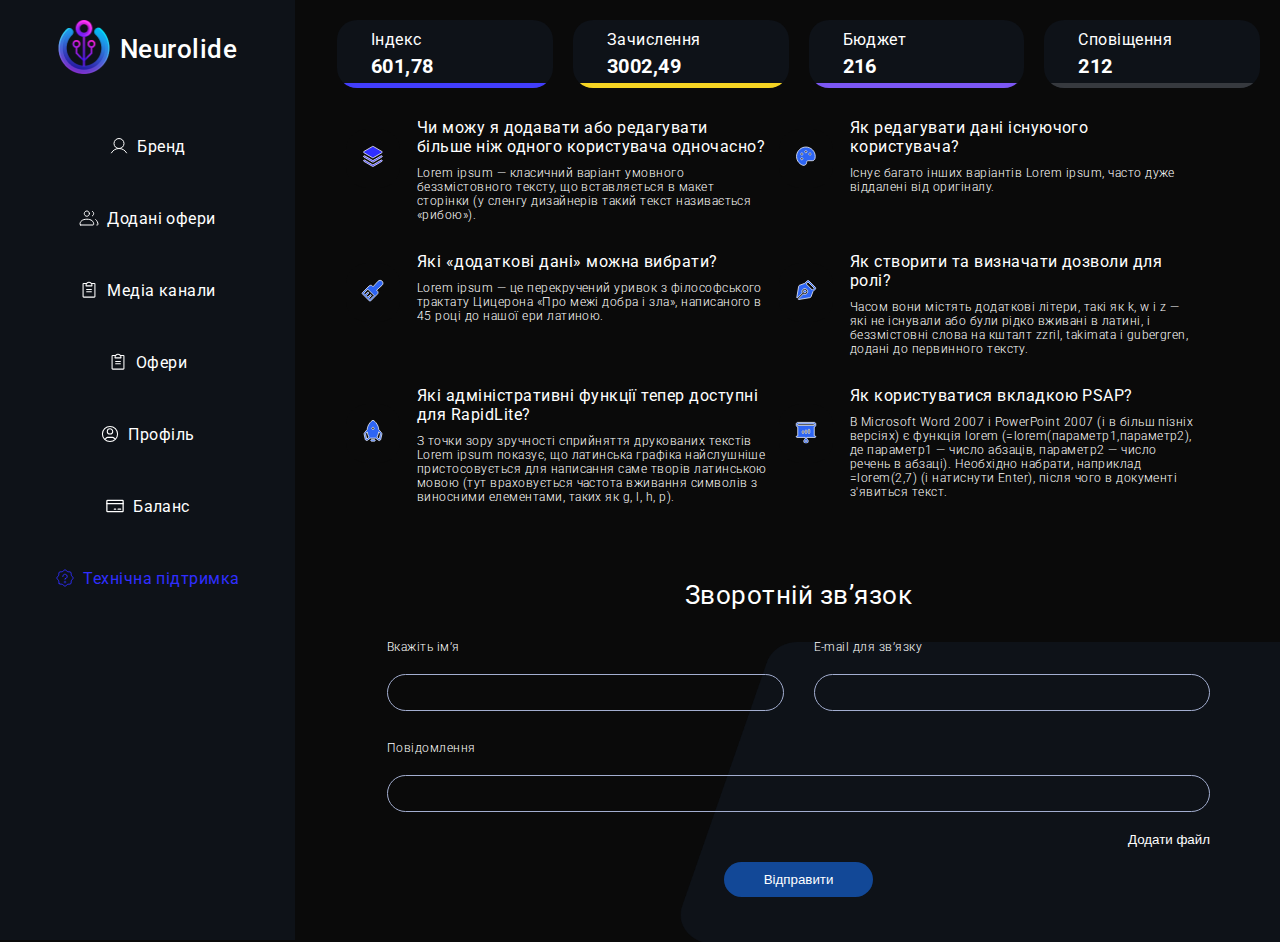
<file: support.html>
<!DOCTYPE html>
<html lang="en">
  <head>
    <meta charset="UTF-8" />
    <meta http-equiv="X-UA-Compatible" content="IE=edge" />
    <meta name="viewport" content="width=device-width, initial-scale=1.0" />
    <title>Website-Design</title>
    <link
      href="https://fonts.googleapis.com/css2?family=Roboto:wght@400;500;700;900&display=swap"
      rel="stylesheet"
    />
    <link
      href="https://fonts.googleapis.com/css2?family=Raleway:wght@700&display=swap"
      rel="stylesheet"
    />
    <link rel="stylesheet" href="./css/support.min.css" />
  </head>
  <body>
    <header>
      <div class="nav-div">
        <nav>
          <div class="logo">
            <a>
              <picture>
                <source
                  srcset="./imeges/desktop/logo.png 1x"
                  media="(min-width: 1200px)"
                />
                <source
                  srcset="./imeges/tablet/logo.png 1x"
                  media="(min-width: 768px)"
                />
                <source srcset="./imeges/mobile/logo.png 1x" />
                <img src="" alt="" />
              </picture>
            </a>
            <h1>Neurolide</h1>
          </div>
          <ul class="menu">
            <li>
              <a href="./brend.html">
                <svg width="20" height="20">
                  <use href="./imeges/sprite.svg#icon-Human"></use>
                </svg>
                Бренд
              </a>
            </li>
            <li>
              <a href="./addOffers.html">
                <svg width="20" height="20">
                  <use href="./imeges/sprite.svg#icon-People"></use>
                </svg>
                Додані офери
              </a>
            </li>
            <li>
              <a href="./mediaChanel.html">
                <svg width="20" height="20">
                  <use href="./imeges/sprite.svg#icon-Copybook"></use>
                </svg>
                Медіа канали
              </a>
            </li>
            <li>
              <a href="./offers.html">
                <svg width="20" height="20">
                  <use href="./imeges/sprite.svg#icon-Copybook"></use>
                </svg>
                Офери
              </a>
            </li>
            <li>
              <a href="./profile.html">
                <svg width="20" height="20">
                  <use href="./imeges/sprite.svg#icon-Profile"></use>
                </svg>
                Профіль
              </a>
            </li>
            <li>
              <a href="./balance.html">
                <svg width="20" height="20">
                  <use href="./imeges/sprite.svg#icon-Card"></use>
                </svg>
                Баланс
              </a>
            </li>
            <li class="is-active">
              <a href="#">
                <svg width="20" height="20">
                  <use href="./imeges/sprite.svg#icon-Support"></use>
                </svg>
                Технічна підтримка
              </a>
            </li>
          </ul>
          <button type="button" class="modal-button" data-menu-open>
            <svg width="28" height="28">
              <use href="./imeges/sprite.svg#icon-Menu"></use>
            </svg>
          </button>
        </nav>
      </div>
    </header>
    <div class="modal-nav" data-menu>
      <ul class="modal-menu">
        <li>
          <a href="./main.html">
            <svg width="20" height="20">
              <use href="./imeges/sprite.svg#icon-House"></use>
            </svg>
            Головна
          </a>
        </li>
        <li>
          <a href="./brend.html">
            <svg width="20" height="20">
              <use href="./imeges/sprite.svg#icon-Human"></use>
            </svg>
            Бренд
          </a>
        </li>
        <li>
          <a href="./addOffers.html">
            <svg width="20" height="20">
              <use href="./imeges/sprite.svg#icon-People"></use>
            </svg>
            Додані офери
          </a>
        </li>
        <li>
          <a href="./mediaChanel.html">
            <svg width="20" height="20">
              <use href="./imeges/sprite.svg#icon-Copybook"></use>
            </svg>
            Медіа канали
          </a>
        </li>
        <li>
          <a href="./offers.html">
            <svg width="20" height="20">
              <use href="./imeges/sprite.svg#icon-Copybook"></use>
            </svg>
            Офери
          </a>
        </li>
        <li>
          <a href="./profile.html">
            <svg width="20" height="20">
              <use href="./imeges/sprite.svg#icon-Profile"></use>
            </svg>
            Профіль
          </a>
        </li>
        <li>
          <a href="./balance.html">
            <svg width="20" height="20">
              <use href="./imeges/sprite.svg#icon-Card"></use>
            </svg>
            Баланс
          </a>
        </li>
        <li class="is-active-mobile">
          <a href="#">
            <svg width="20" height="20">
              <use href="./imeges/sprite.svg#icon-Support"></use>
            </svg>
            Технічна підтримка
          </a>
        </li>
      </ul>
    </div>
    <main class="mobile">
      <section class="main">
        <div class="main-div">
          <svg width="20" height="20">
            <use href="./imeges/sprite.svg#icon-Support"></use>
          </svg>
          Технічна підтримка
        </div>
      </section>
      <section class="support_info">
        <div class="container">
          <ul>
            <li>
              <p>
                Чи можу я додавати або редагувати більше ніж одного користувача
                одночасно?
              </p>
              <svg width="14" height="7">
                <use href="./imeges/sprite.svg#icon-vector"></use>
              </svg>
            </li>
            <li>
              <p>Як редагувати дані існуючого користувача?</p>
              <svg width="14" height="7">
                <use href="./imeges/sprite.svg#icon-vector"></use>
              </svg>
            </li>
            <li>
              <p>Які «додаткові дані» можна вибрати?</p>
              <svg width="14" height="7">
                <use href="./imeges/sprite.svg#icon-vector"></use>
              </svg>
            </li>
            <li>
              <p>Як створити та визначати дозволи для ролі?</p>
              <svg width="14" height="7">
                <use href="./imeges/sprite.svg#icon-vector"></use>
              </svg>
            </li>
            <li>
              <p>Які адміністративні функції тепер доступні для RapidLite?</p>
              <svg width="14" height="7">
                <use href="./imeges/sprite.svg#icon-vector"></use>
              </svg>
            </li>
            <li>
              <p>Як користуватися вкладкою PSAP?</p>
              <svg width="14" height="7">
                <use href="./imeges/sprite.svg#icon-vector"></use>
              </svg>
            </li>
          </ul>
        </div>
      </section>
      <section class="support_feedback">
        <div class="container">
          <form>
            <h3>Зворотній зв’язок</h3>
            <label>
              <span>Вкажіть ім’я</span>
              <input type="text" />
            </label>
            <label>
              <span>E-mail для зв’язку</span>
              <input type="text" />
            </label>
            <label>
              <span>Повідомлення</span>
              <input type="text" />
            </label>
            <ul>
              <li><button type="button">Додати файл</button></li>
              <li><button type="button">Відправити</button></li>
            </ul>
          </form>
        </div>
      </section>
    </main>
    <main class="desktop">
      <section class="support_data">
        <ul>
          <li>
            <span>Індекс</span>
            <h4>601,78</h4>
          </li>
          <li>
            <span>Зачислення</span>
            <h4>3002,49</h4>
          </li>
          <li>
            <span>Бюджет</span>
            <h4>216</h4>
          </li>
          <li>
            <span>Сповіщення</span>
            <h4>212</h4>
          </li>
        </ul>
      </section>
      <section class="support_info_desktop">
        <ul>
          <li>
            <h3>
              Чи можу я додавати або редагувати більше ніж одного користувача
              одночасно?
            </h3>
            <p>
              Lorem ipsum — класичний варіант умовного беззмістовного тексту, що
              вставляється в макет сторінки (у сленгу дизайнерів такий текст
              називається «рибою»).
            </p>
            <div>
              <svg width="24" height="24">
                <use href="./imeges/sprite.svg#icon-layout"></use>
              </svg>
            </div>
          </li>
          <li>
            <h3>Як редагувати дані існуючого користувача?</h3>
            <p>
              Існує багато інших варіантів Lorem ipsum, часто дуже віддалені від
              оригіналу.
            </p>
            <div>
              <svg width="24" height="24">
                <use href="./imeges/sprite.svg#icon-palette"></use>
              </svg>
            </div>
          </li>
          <li>
            <h3>Які «додаткові дані» можна вибрати?</h3>
            <p>
              Lorem ipsum — це перекручений уривок з філософського трактату
              Цицерона «Про межі добра і зла», написаного в 45 році до нашої ери
              латиною.
            </p>
            <div>
              <svg width="24" height="24">
                <use href="./imeges/sprite.svg#icon-brush"></use>
              </svg>
            </div>
          </li>
          <li>
            <h3>Як створити та визначати дозволи для ролі?</h3>
            <p>
              Часом вони містять додаткові літери, такі як k, w і z — які не
              існували або були рідко вживані в латині, і беззмістовні слова на
              кшталт zzril, takimata і gubergren, додані до первинного тексту.
            </p>
            <div>
              <svg width="24" height="24">
                <use href="./imeges/sprite.svg#icon-pen"></use>
              </svg>
            </div>
          </li>
          <li>
            <h3>Які адміністративні функції тепер доступні для RapidLite?</h3>
            <p>
              З точки зору зручності сприйняття друкованих текстів Lorem ipsum
              показує, що латинська графіка найслушніше пристосовується для
              написання саме творів латинською мовою (тут враховується частота
              вживання символів з виносними елементами, таких як g, l, h, p).
            </p>
            <div>
              <svg width="24" height="24">
                <use href="./imeges/sprite.svg#icon-rocket"></use>
              </svg>
            </div>
          </li>
          <li>
            <h3>Як користуватися вкладкою PSAP?</h3>
            <p>
              В Microsoft Word 2007 і PowerPoint 2007 (і в більш пізніх версіях)
              є функція lorem (=lorem(параметр1,параметр2), де параметр1 — число
              абзаців, параметр2 — число речень в абзаці). Необхідно набрати,
              наприклад =lorem(2,7) (і натиснути Enter), після чого в документі
              з'явиться текст.
            </p>
            <div>
              <svg width="24" height="24">
                <use href="./imeges/sprite.svg#icon-box"></use>
              </svg>
            </div>
          </li>
        </ul>
      </section>
      <section class="support_feedback_desktop">
        <form>
          <h3>Зворотній зв’язок</h3>
          <ul>
            <li>
              <label>
                <span>Вкажіть ім’я</span>
                <input type="text" />
              </label>
            </li>
            <li>
              <label>
                <span>E-mail для зв’язку</span>
                <input type="text" />
              </label>
            </li>
          </ul>
          <label>
            <span>Повідомлення</span>
            <input type="text" />
          </label>
          <button type="button">Додати файл</button>
          <button type="button">Відправити</button>
        </form>
        <img src="./imeges/desktop/background.png" alt="" />
      </section>
    </main>
    <footer>
      <div class="container">
        <svg width="18" height="18">
          <use href="./imeges/sprite.svg#icon-question"></use>
        </svg>
      </div>
    </footer>
    <script src="./scripts/modal.js"></script>
    <script src="./scripts/menu.js"></script>
  </body>
</html>
</file>
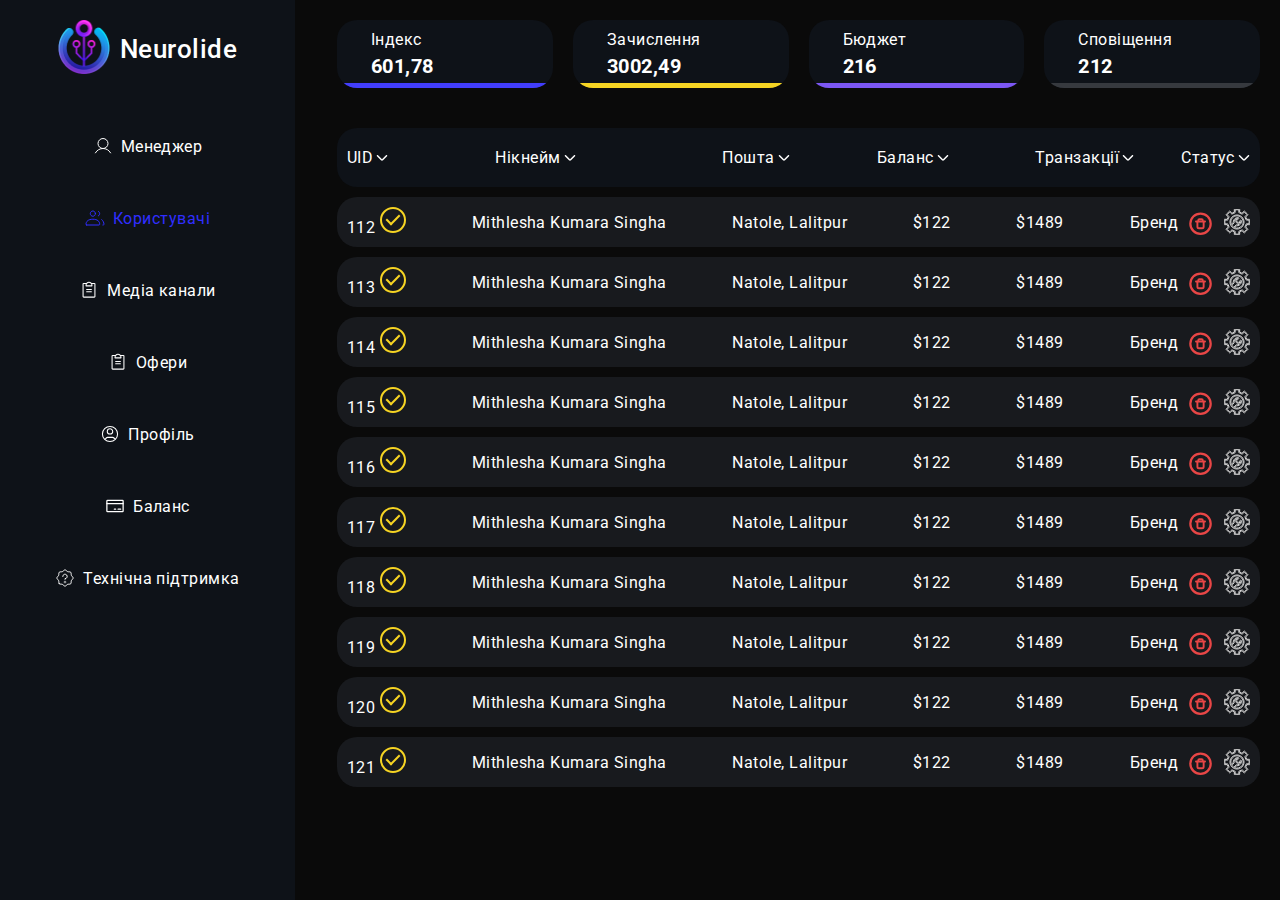
<file: user.html>
<!DOCTYPE html>
<html lang="en">
  <head>
    <meta charset="UTF-8" />
    <meta http-equiv="X-UA-Compatible" content="IE=edge" />
    <meta name="viewport" content="width=device-width, initial-scale=1.0" />
    <title>Website-Design</title>
    <link
      href="https://fonts.googleapis.com/css2?family=Roboto:wght@400;500;700;900&display=swap"
      rel="stylesheet"
    />
    <link
      href="https://fonts.googleapis.com/css2?family=Raleway:wght@700&display=swap"
      rel="stylesheet"
    />
    <link rel="stylesheet" href="./css/user.min.css" />
  </head>
  <body>
    <header>
      <div class="nav-div">
        <nav>
          <div class="logo">
            <a>
              <picture>
                <source
                  srcset="./imeges/desktop/logo.png 1x"
                  media="(min-width: 1200px)"
                />
                <source
                  srcset="./imeges/tablet/logo.png 1x"
                  media="(min-width: 768px)"
                />
                <source srcset="./imeges/mobile/logo.png 1x" />
                <img src="" alt="" />
              </picture>
            </a>
            <h1>Neurolide</h1>
          </div>
          <ul class="menu">
            <li>
              <a href="./manager.html">
                <svg width="20" height="20">
                  <use href="./imeges/sprite.svg#icon-Human"></use>
                </svg>
                Менеджер
              </a>
            </li>
            <li class="is-active">
              <a href="#">
                <svg width="20" height="20">
                  <use href="./imeges/sprite.svg#icon-People"></use>
                </svg>
                Користувачі
              </a>
            </li>
            <li>
              <a href="./mediaChanel.html">
                <svg width="20" height="20">
                  <use href="./imeges/sprite.svg#icon-Copybook"></use>
                </svg>
                Медіа канали
              </a>
            </li>
            <li>
              <a href="./offers.html">
                <svg width="20" height="20">
                  <use href="./imeges/sprite.svg#icon-Copybook"></use>
                </svg>
                Офери
              </a>
            </li>
            <li>
              <a href="./profile.html">
                <svg width="20" height="20">
                  <use href="./imeges/sprite.svg#icon-Profile"></use>
                </svg>
                Профіль
              </a>
            </li>
            <li>
              <a href="./balance.html">
                <svg width="20" height="20">
                  <use href="./imeges/sprite.svg#icon-Card"></use>
                </svg>
                Баланс
              </a>
            </li>
            <li>
              <a href="./support.html">
                <svg width="20" height="20">
                  <use href="./imeges/sprite.svg#icon-Support"></use>
                </svg>
                Технічна підтримка
              </a>
            </li>
          </ul>
          <button type="button" class="modal-button" data-menu-open>
            <svg width="28" height="28">
              <use href="./imeges/sprite.svg#icon-Menu"></use>
            </svg>
          </button>
        </nav>
      </div>
    </header>
    <div class="modal-nav" data-menu>
      <ul class="modal-menu">
        <li>
          <a href="./main.html">
            <svg width="20" height="20">
              <use href="./imeges/sprite.svg#icon-House"></use>
            </svg>
            Головна
          </a>
        </li>
        <li>
          <a href="./manager.html">
            <svg width="20" height="20">
              <use href="./imeges/sprite.svg#icon-Human"></use>
            </svg>
            Менеджер
          </a>
        </li>
        <li class="is-active-mobile">
          <a href="#">
            <svg width="20" height="20">
              <use href="./imeges/sprite.svg#icon-People"></use>
            </svg>
            Користувачі
          </a>
        </li>
        <li>
          <a href="./mediaChanel.html">
            <svg width="20" height="20">
              <use href="./imeges/sprite.svg#icon-Copybook"></use>
            </svg>
            Медіа канали
          </a>
        </li>
        <li>
          <a href="./offers.html">
            <svg width="20" height="20">
              <use href="./imeges/sprite.svg#icon-Copybook"></use>
            </svg>
            Офери
          </a>
        </li>
        <li>
          <a href="./profile.html">
            <svg width="20" height="20">
              <use href="./imeges/sprite.svg#icon-Profile"></use>
            </svg>
            Профіль
          </a>
        </li>
        <li>
          <a href="./balance.html">
            <svg width="20" height="20">
              <use href="./imeges/sprite.svg#icon-Card"></use>
            </svg>
            Баланс
          </a>
        </li>
        <li>
          <a href="./support.html">
            <svg width="20" height="20">
              <use href="./imeges/sprite.svg#icon-Support"></use>
            </svg>
            Технічна підтримка
          </a>
        </li>
      </ul>
    </div>
    <main class="mobile">
      <section class="main">
        <div class="main-div">
          <svg width="20" height="20">
            <use href="./imeges/sprite.svg#icon-People"></use>
          </svg>
          Користувачі
        </div>
      </section>
      <section class="user_status">
        <div class="container">
          <div class="user_status_div">
            <div class="user_status_normal_div">
              <h3>UID 112 Статус</h3>
              <ul>
                <li><span>Бренд</span></li>
                <li>
                  <b>Нікнейм</b><br /><span>Mithlesha Kumara Singha</span>
                </li>
                <li><b>Пошта</b><br /><span>Катманду, річка</span></li>
                <li><b>Баланс</b><br /><span>$122</span></li>
                <li><b>Транзакції</b><br /><span>$1489</span></li>
              </ul>
              <ul>
                <li data-modal-open="modal1">
                  <svg width="20" height="20">
                    <use href="./imeges/sprite.svg#icon-settings"></use>
                  </svg>
                </li>
                <li>
                  <svg width="20" height="20">
                    <use href="./imeges/sprite.svg#icon-bin"></use>
                  </svg>
                </li>
              </ul>
            </div>
            <div id="open" class="user_status_hidden_div">
              <ul class="user_status_hidden_ul1">
                <li>
                  <span>Ліди</span><br /><b>601,78</b>
                  <svg width="20" height="20" data-modal-open="modal4">
                    <use href="./imeges/sprite.svg#icon-pencil"></use>
                  </svg>
                </li>
                <li>
                  <span>Списання</span><br /><b>3002,49</b>
                  <svg width="20" height="20" data-modal-open="modal5">
                    <use href="./imeges/sprite.svg#icon-pencil"></use>
                  </svg>
                </li>
                <li>
                  <span>Approve</span><br /><b>216</b>
                  <svg width="20" height="20" data-modal-open="modal6">
                    <use href="./imeges/sprite.svg#icon-pencil"></use>
                  </svg>
                </li>
                <li>
                  <span>Сповіщення</span><br /><b>212</b>
                  <svg width="20" height="20" data-modal-open="modal7">
                    <use href="./imeges/sprite.svg#icon-pencil"></use>
                  </svg>
                </li>
                <li>
                  <span>Баланс</span><br /><b>216</b>
                  <svg width="20" height="20" data-modal-open="modal8">
                    <use href="./imeges/sprite.svg#icon-settings"></use>
                  </svg>
                </li>
              </ul>
              <div class="user_status_hidden_ul2">
                <h3>Платежі</h3>
                <ul>
                  <li data-modal-open="modal3">
                    <svg width="17" height="17">
                      <use href="./imeges/sprite.svg#icon-settings"></use>
                    </svg>
                  </li>
                  <li>
                    <svg width="17" height="17">
                      <use href="./imeges/sprite.svg#icon-check"></use>
                    </svg>
                  </li>
                  <li>
                    <svg width="17" height="17">
                      <use href="./imeges/sprite.svg#icon-rubish-bin"></use>
                    </svg>
                  </li>
                  <li data-modal-open="modal2">
                    <svg width="21" height="21">
                      <use href="./imeges/sprite.svg#icon-main-plus"></use>
                    </svg>
                  </li>
                </ul>
                <svg
                  class="vector"
                  width="17"
                  height="17"
                  hidden-content-open="open-vector"
                >
                  <use href="./imeges/sprite.svg#icon-vector"></use>
                </svg>
                <ul id="open-vector" class="open-vector">
                  <li><b>Номер</b><br /><span>EKG464SJFN17</span></li>
                  <li>
                    <b>Дата рахунку</b><br /><span>10 грудня 2024 р.</span>
                  </li>
                  <li><b>Дата оплати</b><br /><span>10 грудня 2024 р</span></li>
                  <li>
                    <b>Спосіб оплати</b><br /><span
                      >0077 **** **** 3814 (Visa)</span
                    >
                  </li>
                  <li><b>Підписка</b><br /><span>Бонус (річний)</span></li>
                  <li><b>Сума</b><br /><span>$129.88</span></li>
                  <li><b>Статус</b><span>Прямує до</span></li>
                </ul>
              </div>
              <ul class="user_status_hidden_ul3">
                <li>Картки</li>
                <li>5024 3468 1424 2100</li>
                <li>6090 1234 5678 4509</li>
              </ul>
            </div>
            <button class="button" hidden-content-open="open" type="button">
              Розгорнути
            </button>
          </div>
        </div>
      </section>
    </main>
    <main class="desktop">
      <section class="user_data">
        <ul>
          <li>
            <span>Індекс</span>
            <h4>601,78</h4>
          </li>
          <li>
            <span>Зачислення</span>
            <h4>3002,49</h4>
          </li>
          <li>
            <span>Бюджет</span>
            <h4>216</h4>
          </li>
          <li>
            <span>Сповіщення</span>
            <h4>212</h4>
          </li>
        </ul>
      </section>
      <section class="user_offers">
        <ul>
          <li>
            <span>UID</span>
            <svg width="12" height="6">
              <use href="./imeges/sprite.svg#icon-vector"></use>
            </svg>
          </li>
          <li>
            <span>Нікнейм</span>
            <svg width="12" height="6">
              <use href="./imeges/sprite.svg#icon-vector"></use>
            </svg>
          </li>
          <li>
            <span>Пошта</span>
            <svg width="12" height="6">
              <use href="./imeges/sprite.svg#icon-vector"></use>
            </svg>
          </li>
          <li>
            <span>Баланс</span>
            <svg width="12" height="6">
              <use href="./imeges/sprite.svg#icon-vector"></use>
            </svg>
          </li>
          <li>
            <span>Транзакції</span>
            <svg width="12" height="6">
              <use href="./imeges/sprite.svg#icon-vector"></use>
            </svg>
          </li>
          <li>
            <span>Статус</span>
            <svg width="12" height="6">
              <use href="./imeges/sprite.svg#icon-vector"></use>
            </svg>
          </li>
        </ul>
      </section>
      <section class="user_offers_list">
        <ul class="user_offers_list_ul">
          <li class="user_offers_list_li">
            <ul
              class="user_offers_list_haracter"
              hidden-content-open="status-info1"
            >
              <li>
                <span>112</span>
                <svg width="26" height="26">
                  <use href="./imeges/sprite.svg#icon-check-yellow"></use>
                </svg>
              </li>
              <li><span>Mithlesha Kumara Singha</span></li>
              <li><span>Natole, Lalitpur</span></li>
              <li><span>$122</span></li>
              <li><span>$1489</span></li>
              <li>
                <span>Бренд</span>
                <svg width="26" height="26">
                  <use href="./imeges/sprite.svg#icon-bin"></use>
                </svg>
                <svg width="26" height="26" data-modal-open="modal1">
                  <use href="./imeges/sprite.svg#icon-settings"></use>
                </svg>
              </li>
            </ul>
            <div id="status-info1" class="user_offers_list_hidden_div">
              <ul class="user_offers_list_hidden_div_ul1">
                <li data-modal-open="modal4">
                  <span>Ліди</span><br /><b>601,78</b>
                  <svg width="20" height="20">
                    <use href="./imeges/sprite.svg#icon-pencil"></use>
                  </svg>
                </li>
                <li data-modal-open="modal5">
                  <span>Списання</span><br /><b>3002,49</b>
                  <svg width="20" height="20">
                    <use href="./imeges/sprite.svg#icon-pencil"></use>
                  </svg>
                </li>
                <li data-modal-open="modal6">
                  <span>Approve</span><br /><b>216</b>
                  <svg width="20" height="20">
                    <use href="./imeges/sprite.svg#icon-pencil"></use>
                  </svg>
                </li>
                <li data-modal-open="modal7">
                  <span>Сповіщення</span><br /><b>212</b>
                  <svg width="20" height="20">
                    <use href="./imeges/sprite.svg#icon-pencil"></use>
                  </svg>
                </li>
                <li data-modal-open="modal8">
                  <span>Баланс</span><br /><b>216</b>
                  <svg width="20" height="20">
                    <use href="./imeges/sprite.svg#icon-settings"></use>
                  </svg>
                </li>
              </ul>
              <ul class="user_offers_list_hidden_div_ul2">
                <li><span>Номер.</span></li>
                <li><span>Дата рахунку</span></li>
                <li><span>Дата оплати</span></li>
                <li><span>Статус</span></li>
                <li><span>Спосіб оплати</span></li>
                <li><span>Підписка</span></li>
                <li><span>Сума</span></li>
                <li>
                  <ul>
                    <li data-modal-open="modal3">
                      <svg width="17" height="17">
                        <use href="./imeges/sprite.svg#icon-settings"></use>
                      </svg>
                    </li>
                    <li>
                      <svg width="17" height="17">
                        <use href="./imeges/sprite.svg#icon-check"></use>
                      </svg>
                    </li>
                    <li>
                      <svg width="17" height="17">
                        <use href="./imeges/sprite.svg#icon-rubish-bin"></use>
                      </svg>
                    </li>
                    <li data-modal-open="modal2">
                      <svg width="17" height="17">
                        <use href="./imeges/sprite.svg#icon-main-plus"></use>
                      </svg>
                    </li>
                  </ul>
                </li>
              </ul>
              <ul class="user_offers_list_hidden_div_ul3">
                <li>Картки</li>
                <li>5024 3468 1424 2100</li>
                <li>6090 1234 5678 4509</li>
              </ul>
            </div>
          </li>
          <li class="user_offers_list_li">
            <ul
              class="user_offers_list_haracter"
              hidden-content-open="status-info2"
            >
              <li>
                <span>113</span>
                <svg width="26" height="26">
                  <use href="./imeges/sprite.svg#icon-check-yellow"></use>
                </svg>
              </li>
              <li><span>Mithlesha Kumara Singha</span></li>
              <li><span>Natole, Lalitpur</span></li>
              <li><span>$122</span></li>
              <li><span>$1489</span></li>
              <li>
                <span>Бренд</span>
                <svg width="26" height="26">
                  <use href="./imeges/sprite.svg#icon-bin"></use>
                </svg>
                <svg width="26" height="26" data-modal-open="modal1">
                  <use href="./imeges/sprite.svg#icon-settings"></use>
                </svg>
              </li>
            </ul>
            <div id="status-info2" class="user_offers_list_hidden_div">
              <ul class="user_offers_list_hidden_div_ul1">
                <li data-modal-open="modal4">
                  <span>Ліди</span><br /><b>601,78</b>
                  <svg width="20" height="20">
                    <use href="./imeges/sprite.svg#icon-pencil"></use>
                  </svg>
                </li>
                <li data-modal-open="modal5">
                  <span>Списання</span><br /><b>3002,49</b>
                  <svg width="20" height="20">
                    <use href="./imeges/sprite.svg#icon-pencil"></use>
                  </svg>
                </li>
                <li data-modal-open="modal6">
                  <span>Approve</span><br /><b>216</b>
                  <svg width="20" height="20">
                    <use href="./imeges/sprite.svg#icon-pencil"></use>
                  </svg>
                </li>
                <li data-modal-open="modal7">
                  <span>Сповіщення</span><br /><b>212</b>
                  <svg width="20" height="20">
                    <use href="./imeges/sprite.svg#icon-pencil"></use>
                  </svg>
                </li>
                <li data-modal-open="modal8">
                  <span>Баланс</span><br /><b>216</b>
                  <svg width="20" height="20">
                    <use href="./imeges/sprite.svg#icon-settings"></use>
                  </svg>
                </li>
              </ul>
              <ul class="user_offers_list_hidden_div_ul2">
                <li><span>Номер.</span></li>
                <li><span>Дата рахунку</span></li>
                <li><span>Дата оплати</span></li>
                <li><span>Статус</span></li>
                <li><span>Спосіб оплати</span></li>
                <li><span>Підписка</span></li>
                <li><span>Сума</span></li>
                <li>
                  <ul>
                    <li data-modal-open="modal3">
                      <svg width="17" height="17">
                        <use href="./imeges/sprite.svg#icon-settings"></use>
                      </svg>
                    </li>
                    <li>
                      <svg width="17" height="17">
                        <use href="./imeges/sprite.svg#icon-check"></use>
                      </svg>
                    </li>
                    <li>
                      <svg width="17" height="17">
                        <use href="./imeges/sprite.svg#icon-rubish-bin"></use>
                      </svg>
                    </li>
                    <li data-modal-open="modal2">
                      <svg width="17" height="17">
                        <use href="./imeges/sprite.svg#icon-main-plus"></use>
                      </svg>
                    </li>
                  </ul>
                </li>
              </ul>
              <ul class="user_offers_list_hidden_div_ul3">
                <li>Картки</li>
                <li>5024 3468 1424 2100</li>
                <li>6090 1234 5678 4509</li>
              </ul>
            </div>
          </li>
          <li class="user_offers_list_li">
            <ul
              class="user_offers_list_haracter"
              hidden-content-open="status-info3"
            >
              <li>
                <span>114</span>
                <svg width="26" height="26">
                  <use href="./imeges/sprite.svg#icon-check-yellow"></use>
                </svg>
              </li>
              <li><span>Mithlesha Kumara Singha</span></li>
              <li><span>Natole, Lalitpur</span></li>
              <li><span>$122</span></li>
              <li><span>$1489</span></li>
              <li>
                <span>Бренд</span>
                <svg width="26" height="26">
                  <use href="./imeges/sprite.svg#icon-bin"></use>
                </svg>
                <svg width="26" height="26" data-modal-open="modal1">
                  <use href="./imeges/sprite.svg#icon-settings"></use>
                </svg>
              </li>
            </ul>
            <div id="status-info3" class="user_offers_list_hidden_div">
              <ul class="user_offers_list_hidden_div_ul1">
                <li data-modal-open="modal4">
                  <span>Ліди</span><br /><b>601,78</b>
                  <svg width="20" height="20">
                    <use href="./imeges/sprite.svg#icon-pencil"></use>
                  </svg>
                </li>
                <li data-modal-open="modal5">
                  <span>Списання</span><br /><b>3002,49</b>
                  <svg width="20" height="20">
                    <use href="./imeges/sprite.svg#icon-pencil"></use>
                  </svg>
                </li>
                <li data-modal-open="modal6">
                  <span>Approve</span><br /><b>216</b>
                  <svg width="20" height="20">
                    <use href="./imeges/sprite.svg#icon-pencil"></use>
                  </svg>
                </li>
                <li data-modal-open="modal7">
                  <span>Сповіщення</span><br /><b>212</b>
                  <svg width="20" height="20">
                    <use href="./imeges/sprite.svg#icon-pencil"></use>
                  </svg>
                </li>
                <li data-modal-open="modal8">
                  <span>Баланс</span><br /><b>216</b>
                  <svg width="20" height="20">
                    <use href="./imeges/sprite.svg#icon-settings"></use>
                  </svg>
                </li>
              </ul>
              <ul class="user_offers_list_hidden_div_ul2">
                <li><span>Номер.</span></li>
                <li><span>Дата рахунку</span></li>
                <li><span>Дата оплати</span></li>
                <li><span>Статус</span></li>
                <li><span>Спосіб оплати</span></li>
                <li><span>Підписка</span></li>
                <li><span>Сума</span></li>
                <li>
                  <ul>
                    <li data-modal-open="modal3">
                      <svg width="17" height="17">
                        <use href="./imeges/sprite.svg#icon-settings"></use>
                      </svg>
                    </li>
                    <li>
                      <svg width="17" height="17">
                        <use href="./imeges/sprite.svg#icon-check"></use>
                      </svg>
                    </li>
                    <li>
                      <svg width="17" height="17">
                        <use href="./imeges/sprite.svg#icon-rubish-bin"></use>
                      </svg>
                    </li>
                    <li data-modal-open="modal2">
                      <svg width="17" height="17">
                        <use href="./imeges/sprite.svg#icon-main-plus"></use>
                      </svg>
                    </li>
                  </ul>
                </li>
              </ul>
              <ul class="user_offers_list_hidden_div_ul3">
                <li>Картки</li>
                <li>5024 3468 1424 2100</li>
                <li>6090 1234 5678 4509</li>
              </ul>
            </div>
          </li>
          <li class="user_offers_list_li">
            <ul
              class="user_offers_list_haracter"
              hidden-content-open="status-info4"
            >
              <li>
                <span>115</span>
                <svg width="26" height="26">
                  <use href="./imeges/sprite.svg#icon-check-yellow"></use>
                </svg>
              </li>
              <li><span>Mithlesha Kumara Singha</span></li>
              <li><span>Natole, Lalitpur</span></li>
              <li><span>$122</span></li>
              <li><span>$1489</span></li>
              <li>
                <span>Бренд</span>
                <svg width="26" height="26">
                  <use href="./imeges/sprite.svg#icon-bin"></use>
                </svg>
                <svg width="26" height="26" data-modal-open="modal1">
                  <use href="./imeges/sprite.svg#icon-settings"></use>
                </svg>
              </li>
            </ul>
            <div id="status-info4" class="user_offers_list_hidden_div">
              <ul class="user_offers_list_hidden_div_ul1">
                <li data-modal-open="modal4">
                  <span>Ліди</span><br /><b>601,78</b>
                  <svg width="20" height="20">
                    <use href="./imeges/sprite.svg#icon-pencil"></use>
                  </svg>
                </li>
                <li data-modal-open="modal5">
                  <span>Списання</span><br /><b>3002,49</b>
                  <svg width="20" height="20">
                    <use href="./imeges/sprite.svg#icon-pencil"></use>
                  </svg>
                </li>
                <li data-modal-open="modal6">
                  <span>Approve</span><br /><b>216</b>
                  <svg width="20" height="20">
                    <use href="./imeges/sprite.svg#icon-pencil"></use>
                  </svg>
                </li>
                <li data-modal-open="modal7">
                  <span>Сповіщення</span><br /><b>212</b>
                  <svg width="20" height="20">
                    <use href="./imeges/sprite.svg#icon-pencil"></use>
                  </svg>
                </li>
                <li data-modal-open="modal8">
                  <span>Баланс</span><br /><b>216</b>
                  <svg width="20" height="20">
                    <use href="./imeges/sprite.svg#icon-settings"></use>
                  </svg>
                </li>
              </ul>
              <ul class="user_offers_list_hidden_div_ul2">
                <li><span>Номер.</span></li>
                <li><span>Дата рахунку</span></li>
                <li><span>Дата оплати</span></li>
                <li><span>Статус</span></li>
                <li><span>Спосіб оплати</span></li>
                <li><span>Підписка</span></li>
                <li><span>Сума</span></li>
                <li>
                  <ul>
                    <li data-modal-open="modal3">
                      <svg width="17" height="17">
                        <use href="./imeges/sprite.svg#icon-settings"></use>
                      </svg>
                    </li>
                    <li>
                      <svg width="17" height="17">
                        <use href="./imeges/sprite.svg#icon-check"></use>
                      </svg>
                    </li>
                    <li>
                      <svg width="17" height="17">
                        <use href="./imeges/sprite.svg#icon-rubish-bin"></use>
                      </svg>
                    </li>
                    <li data-modal-open="modal2">
                      <svg width="17" height="17">
                        <use href="./imeges/sprite.svg#icon-main-plus"></use>
                      </svg>
                    </li>
                  </ul>
                </li>
              </ul>
              <ul class="user_offers_list_hidden_div_ul3">
                <li>Картки</li>
                <li>5024 3468 1424 2100</li>
                <li>6090 1234 5678 4509</li>
              </ul>
            </div>
          </li>
          <li class="user_offers_list_li">
            <ul
              class="user_offers_list_haracter"
              hidden-content-open="status-info5"
            >
              <li>
                <span>116</span>
                <svg width="26" height="26">
                  <use href="./imeges/sprite.svg#icon-check-yellow"></use>
                </svg>
              </li>
              <li><span>Mithlesha Kumara Singha</span></li>
              <li><span>Natole, Lalitpur</span></li>
              <li><span>$122</span></li>
              <li><span>$1489</span></li>
              <li>
                <span>Бренд</span>
                <svg width="26" height="26">
                  <use href="./imeges/sprite.svg#icon-bin"></use>
                </svg>
                <svg width="26" height="26" data-modal-open="modal1">
                  <use href="./imeges/sprite.svg#icon-settings"></use>
                </svg>
              </li>
            </ul>
            <div id="status-info5" class="user_offers_list_hidden_div">
              <ul class="user_offers_list_hidden_div_ul1">
                <li data-modal-open="modal4">
                  <span>Ліди</span><br /><b>601,78</b>
                  <svg width="20" height="20">
                    <use href="./imeges/sprite.svg#icon-pencil"></use>
                  </svg>
                </li>
                <li data-modal-open="modal5">
                  <span>Списання</span><br /><b>3002,49</b>
                  <svg width="20" height="20">
                    <use href="./imeges/sprite.svg#icon-pencil"></use>
                  </svg>
                </li>
                <li data-modal-open="modal6">
                  <span>Approve</span><br /><b>216</b>
                  <svg width="20" height="20">
                    <use href="./imeges/sprite.svg#icon-pencil"></use>
                  </svg>
                </li>
                <li data-modal-open="modal7">
                  <span>Сповіщення</span><br /><b>212</b>
                  <svg width="20" height="20">
                    <use href="./imeges/sprite.svg#icon-pencil"></use>
                  </svg>
                </li>
                <li data-modal-open="modal8">
                  <span>Баланс</span><br /><b>216</b>
                  <svg width="20" height="20">
                    <use href="./imeges/sprite.svg#icon-settings"></use>
                  </svg>
                </li>
              </ul>
              <ul class="user_offers_list_hidden_div_ul2">
                <li><span>Номер.</span></li>
                <li><span>Дата рахунку</span></li>
                <li><span>Дата оплати</span></li>
                <li><span>Статус</span></li>
                <li><span>Спосіб оплати</span></li>
                <li><span>Підписка</span></li>
                <li><span>Сума</span></li>
                <li>
                  <ul>
                    <li data-modal-open="modal3">
                      <svg width="17" height="17">
                        <use href="./imeges/sprite.svg#icon-settings"></use>
                      </svg>
                    </li>
                    <li>
                      <svg width="17" height="17">
                        <use href="./imeges/sprite.svg#icon-check"></use>
                      </svg>
                    </li>
                    <li>
                      <svg width="17" height="17">
                        <use href="./imeges/sprite.svg#icon-rubish-bin"></use>
                      </svg>
                    </li>
                    <li data-modal-open="modal2">
                      <svg width="17" height="17">
                        <use href="./imeges/sprite.svg#icon-main-plus"></use>
                      </svg>
                    </li>
                  </ul>
                </li>
              </ul>
              <ul class="user_offers_list_hidden_div_ul3">
                <li>Картки</li>
                <li>5024 3468 1424 2100</li>
                <li>6090 1234 5678 4509</li>
              </ul>
            </div>
          </li>
          <li class="user_offers_list_li">
            <ul
              class="user_offers_list_haracter"
              hidden-content-open="status-info6"
            >
              <li>
                <span>117</span>
                <svg width="26" height="26">
                  <use href="./imeges/sprite.svg#icon-check-yellow"></use>
                </svg>
              </li>
              <li><span>Mithlesha Kumara Singha</span></li>
              <li><span>Natole, Lalitpur</span></li>
              <li><span>$122</span></li>
              <li><span>$1489</span></li>
              <li>
                <span>Бренд</span>
                <svg width="26" height="26">
                  <use href="./imeges/sprite.svg#icon-bin"></use>
                </svg>
                <svg width="26" height="26" data-modal-open="modal1">
                  <use href="./imeges/sprite.svg#icon-settings"></use>
                </svg>
              </li>
            </ul>
            <div id="status-info6" class="user_offers_list_hidden_div">
              <ul class="user_offers_list_hidden_div_ul1">
                <li data-modal-open="modal4">
                  <span>Ліди</span><br /><b>601,78</b>
                  <svg width="20" height="20">
                    <use href="./imeges/sprite.svg#icon-pencil"></use>
                  </svg>
                </li>
                <li data-modal-open="modal5">
                  <span>Списання</span><br /><b>3002,49</b>
                  <svg width="20" height="20">
                    <use href="./imeges/sprite.svg#icon-pencil"></use>
                  </svg>
                </li>
                <li data-modal-open="modal6">
                  <span>Approve</span><br /><b>216</b>
                  <svg width="20" height="20">
                    <use href="./imeges/sprite.svg#icon-pencil"></use>
                  </svg>
                </li>
                <li data-modal-open="modal7">
                  <span>Сповіщення</span><br /><b>212</b>
                  <svg width="20" height="20">
                    <use href="./imeges/sprite.svg#icon-pencil"></use>
                  </svg>
                </li>
                <li data-modal-open="modal8">
                  <span>Баланс</span><br /><b>216</b>
                  <svg width="20" height="20">
                    <use href="./imeges/sprite.svg#icon-settings"></use>
                  </svg>
                </li>
              </ul>
              <ul class="user_offers_list_hidden_div_ul2">
                <li><span>Номер.</span></li>
                <li><span>Дата рахунку</span></li>
                <li><span>Дата оплати</span></li>
                <li><span>Статус</span></li>
                <li><span>Спосіб оплати</span></li>
                <li><span>Підписка</span></li>
                <li><span>Сума</span></li>
                <li>
                  <ul>
                    <li data-modal-open="modal3">
                      <svg width="17" height="17">
                        <use href="./imeges/sprite.svg#icon-settings"></use>
                      </svg>
                    </li>
                    <li>
                      <svg width="17" height="17">
                        <use href="./imeges/sprite.svg#icon-check"></use>
                      </svg>
                    </li>
                    <li>
                      <svg width="17" height="17">
                        <use href="./imeges/sprite.svg#icon-rubish-bin"></use>
                      </svg>
                    </li>
                    <li data-modal-open="modal2">
                      <svg width="17" height="17">
                        <use href="./imeges/sprite.svg#icon-main-plus"></use>
                      </svg>
                    </li>
                  </ul>
                </li>
              </ul>
              <ul class="user_offers_list_hidden_div_ul3">
                <li>Картки</li>
                <li>5024 3468 1424 2100</li>
                <li>6090 1234 5678 4509</li>
              </ul>
            </div>
          </li>
          <li class="user_offers_list_li">
            <ul
              class="user_offers_list_haracter"
              hidden-content-open="status-info7"
            >
              <li>
                <span>118</span>
                <svg width="26" height="26">
                  <use href="./imeges/sprite.svg#icon-check-yellow"></use>
                </svg>
              </li>
              <li><span>Mithlesha Kumara Singha</span></li>
              <li><span>Natole, Lalitpur</span></li>
              <li><span>$122</span></li>
              <li><span>$1489</span></li>
              <li>
                <span>Бренд</span>
                <svg width="26" height="26">
                  <use href="./imeges/sprite.svg#icon-bin"></use>
                </svg>
                <svg width="26" height="26" data-modal-open="modal1">
                  <use href="./imeges/sprite.svg#icon-settings"></use>
                </svg>
              </li>
            </ul>
            <div id="status-info7" class="user_offers_list_hidden_div">
              <ul class="user_offers_list_hidden_div_ul1">
                <li data-modal-open="modal4">
                  <span>Ліди</span><br /><b>601,78</b>
                  <svg width="20" height="20">
                    <use href="./imeges/sprite.svg#icon-pencil"></use>
                  </svg>
                </li>
                <li data-modal-open="modal5">
                  <span>Списання</span><br /><b>3002,49</b>
                  <svg width="20" height="20">
                    <use href="./imeges/sprite.svg#icon-pencil"></use>
                  </svg>
                </li>
                <li data-modal-open="modal6">
                  <span>Approve</span><br /><b>216</b>
                  <svg width="20" height="20">
                    <use href="./imeges/sprite.svg#icon-pencil"></use>
                  </svg>
                </li>
                <li data-modal-open="modal7">
                  <span>Сповіщення</span><br /><b>212</b>
                  <svg width="20" height="20">
                    <use href="./imeges/sprite.svg#icon-pencil"></use>
                  </svg>
                </li>
                <li data-modal-open="modal8">
                  <span>Баланс</span><br /><b>216</b>
                  <svg width="20" height="20">
                    <use href="./imeges/sprite.svg#icon-settings"></use>
                  </svg>
                </li>
              </ul>
              <ul class="user_offers_list_hidden_div_ul2">
                <li><span>Номер.</span></li>
                <li><span>Дата рахунку</span></li>
                <li><span>Дата оплати</span></li>
                <li><span>Статус</span></li>
                <li><span>Спосіб оплати</span></li>
                <li><span>Підписка</span></li>
                <li><span>Сума</span></li>
                <li>
                  <ul>
                    <li data-modal-open="modal3">
                      <svg width="17" height="17">
                        <use href="./imeges/sprite.svg#icon-settings"></use>
                      </svg>
                    </li>
                    <li>
                      <svg width="17" height="17">
                        <use href="./imeges/sprite.svg#icon-check"></use>
                      </svg>
                    </li>
                    <li>
                      <svg width="17" height="17">
                        <use href="./imeges/sprite.svg#icon-rubish-bin"></use>
                      </svg>
                    </li>
                    <li data-modal-open="modal2">
                      <svg width="17" height="17">
                        <use href="./imeges/sprite.svg#icon-main-plus"></use>
                      </svg>
                    </li>
                  </ul>
                </li>
              </ul>
              <ul class="user_offers_list_hidden_div_ul3">
                <li>Картки</li>
                <li>5024 3468 1424 2100</li>
                <li>6090 1234 5678 4509</li>
              </ul>
            </div>
          </li>
          <li class="user_offers_list_li">
            <ul
              class="user_offers_list_haracter"
              hidden-content-open="status-info8"
            >
              <li>
                <span>119</span>
                <svg width="26" height="26">
                  <use href="./imeges/sprite.svg#icon-check-yellow"></use>
                </svg>
              </li>
              <li><span>Mithlesha Kumara Singha</span></li>
              <li><span>Natole, Lalitpur</span></li>
              <li><span>$122</span></li>
              <li><span>$1489</span></li>
              <li>
                <span>Бренд</span>
                <svg width="26" height="26">
                  <use href="./imeges/sprite.svg#icon-bin"></use>
                </svg>
                <svg width="26" height="26" data-modal-open="modal1">
                  <use href="./imeges/sprite.svg#icon-settings"></use>
                </svg>
              </li>
            </ul>
            <div id="status-info8" class="user_offers_list_hidden_div">
              <ul class="user_offers_list_hidden_div_ul1">
                <li data-modal-open="modal4">
                  <span>Ліди</span><br /><b>601,78</b>
                  <svg width="20" height="20">
                    <use href="./imeges/sprite.svg#icon-pencil"></use>
                  </svg>
                </li>
                <li data-modal-open="modal5">
                  <span>Списання</span><br /><b>3002,49</b>
                  <svg width="20" height="20">
                    <use href="./imeges/sprite.svg#icon-pencil"></use>
                  </svg>
                </li>
                <li data-modal-open="modal6">
                  <span>Approve</span><br /><b>216</b>
                  <svg width="20" height="20">
                    <use href="./imeges/sprite.svg#icon-pencil"></use>
                  </svg>
                </li>
                <li data-modal-open="modal7">
                  <span>Сповіщення</span><br /><b>212</b>
                  <svg width="20" height="20">
                    <use href="./imeges/sprite.svg#icon-pencil"></use>
                  </svg>
                </li>
                <li data-modal-open="modal8">
                  <span>Баланс</span><br /><b>216</b>
                  <svg width="20" height="20">
                    <use href="./imeges/sprite.svg#icon-settings"></use>
                  </svg>
                </li>
              </ul>
              <ul class="user_offers_list_hidden_div_ul2">
                <li><span>Номер.</span></li>
                <li><span>Дата рахунку</span></li>
                <li><span>Дата оплати</span></li>
                <li><span>Статус</span></li>
                <li><span>Спосіб оплати</span></li>
                <li><span>Підписка</span></li>
                <li><span>Сума</span></li>
                <li>
                  <ul>
                    <li data-modal-open="modal3">
                      <svg width="17" height="17">
                        <use href="./imeges/sprite.svg#icon-settings"></use>
                      </svg>
                    </li>
                    <li>
                      <svg width="17" height="17">
                        <use href="./imeges/sprite.svg#icon-check"></use>
                      </svg>
                    </li>
                    <li>
                      <svg width="17" height="17">
                        <use href="./imeges/sprite.svg#icon-rubish-bin"></use>
                      </svg>
                    </li>
                    <li data-modal-open="modal2">
                      <svg width="17" height="17">
                        <use href="./imeges/sprite.svg#icon-main-plus"></use>
                      </svg>
                    </li>
                  </ul>
                </li>
              </ul>
              <ul class="user_offers_list_hidden_div_ul3">
                <li>Картки</li>
                <li>5024 3468 1424 2100</li>
                <li>6090 1234 5678 4509</li>
              </ul>
            </div>
          </li>
          <li class="user_offers_list_li">
            <ul
              class="user_offers_list_haracter"
              hidden-content-open="status-info9"
            >
              <li>
                <span>120</span>
                <svg width="26" height="26">
                  <use href="./imeges/sprite.svg#icon-check-yellow"></use>
                </svg>
              </li>
              <li><span>Mithlesha Kumara Singha</span></li>
              <li><span>Natole, Lalitpur</span></li>
              <li><span>$122</span></li>
              <li><span>$1489</span></li>
              <li>
                <span>Бренд</span>
                <svg width="26" height="26">
                  <use href="./imeges/sprite.svg#icon-bin"></use>
                </svg>
                <svg width="26" height="26" data-modal-open="modal1">
                  <use href="./imeges/sprite.svg#icon-settings"></use>
                </svg>
              </li>
            </ul>
            <div id="status-info9" class="user_offers_list_hidden_div">
              <ul class="user_offers_list_hidden_div_ul1">
                <li data-modal-open="modal4">
                  <span>Ліди</span><br /><b>601,78</b>
                  <svg width="20" height="20">
                    <use href="./imeges/sprite.svg#icon-pencil"></use>
                  </svg>
                </li>
                <li data-modal-open="modal5">
                  <span>Списання</span><br /><b>3002,49</b>
                  <svg width="20" height="20">
                    <use href="./imeges/sprite.svg#icon-pencil"></use>
                  </svg>
                </li>
                <li data-modal-open="modal6">
                  <span>Approve</span><br /><b>216</b>
                  <svg width="20" height="20">
                    <use href="./imeges/sprite.svg#icon-pencil"></use>
                  </svg>
                </li>
                <li data-modal-open="modal7">
                  <span>Сповіщення</span><br /><b>212</b>
                  <svg width="20" height="20">
                    <use href="./imeges/sprite.svg#icon-pencil"></use>
                  </svg>
                </li>
                <li data-modal-open="modal8">
                  <span>Баланс</span><br /><b>216</b>
                  <svg width="20" height="20">
                    <use href="./imeges/sprite.svg#icon-settings"></use>
                  </svg>
                </li>
              </ul>
              <ul class="user_offers_list_hidden_div_ul2">
                <li><span>Номер.</span></li>
                <li><span>Дата рахунку</span></li>
                <li><span>Дата оплати</span></li>
                <li><span>Статус</span></li>
                <li><span>Спосіб оплати</span></li>
                <li><span>Підписка</span></li>
                <li><span>Сума</span></li>
                <li>
                  <ul>
                    <li data-modal-open="modal3">
                      <svg width="17" height="17">
                        <use href="./imeges/sprite.svg#icon-settings"></use>
                      </svg>
                    </li>
                    <li>
                      <svg width="17" height="17">
                        <use href="./imeges/sprite.svg#icon-check"></use>
                      </svg>
                    </li>
                    <li>
                      <svg width="17" height="17">
                        <use href="./imeges/sprite.svg#icon-rubish-bin"></use>
                      </svg>
                    </li>
                    <li data-modal-open="modal2">
                      <svg width="17" height="17">
                        <use href="./imeges/sprite.svg#icon-main-plus"></use>
                      </svg>
                    </li>
                  </ul>
                </li>
              </ul>
              <ul class="user_offers_list_hidden_div_ul3">
                <li>Картки</li>
                <li>5024 3468 1424 2100</li>
                <li>6090 1234 5678 4509</li>
              </ul>
            </div>
          </li>
          <li class="user_offers_list_li">
            <ul
              class="user_offers_list_haracter"
              hidden-content-open="status-info10"
            >
              <li>
                <span>121</span>
                <svg width="26" height="26">
                  <use href="./imeges/sprite.svg#icon-check-yellow"></use>
                </svg>
              </li>
              <li><span>Mithlesha Kumara Singha</span></li>
              <li><span>Natole, Lalitpur</span></li>
              <li><span>$122</span></li>
              <li><span>$1489</span></li>
              <li>
                <span>Бренд</span>
                <svg width="26" height="26">
                  <use href="./imeges/sprite.svg#icon-bin"></use>
                </svg>
                <svg width="26" height="26" data-modal-open="modal1">
                  <use href="./imeges/sprite.svg#icon-settings"></use>
                </svg>
              </li>
            </ul>
            <div id="status-info10" class="user_offers_list_hidden_div">
              <ul class="user_offers_list_hidden_div_ul1">
                <li data-modal-open="modal4">
                  <span>Ліди</span><br /><b>601,78</b>
                  <svg width="20" height="20">
                    <use href="./imeges/sprite.svg#icon-pencil"></use>
                  </svg>
                </li>
                <li data-modal-open="modal5">
                  <span>Списання</span><br /><b>3002,49</b>
                  <svg width="20" height="20">
                    <use href="./imeges/sprite.svg#icon-pencil"></use>
                  </svg>
                </li>
                <li data-modal-open="modal6">
                  <span>Approve</span><br /><b>216</b>
                  <svg width="20" height="20">
                    <use href="./imeges/sprite.svg#icon-pencil"></use>
                  </svg>
                </li>
                <li data-modal-open="modal7">
                  <span>Сповіщення</span><br /><b>212</b>
                  <svg width="20" height="20">
                    <use href="./imeges/sprite.svg#icon-pencil"></use>
                  </svg>
                </li>
                <li data-modal-open="modal8">
                  <span>Баланс</span><br /><b>216</b>
                  <svg width="20" height="20">
                    <use href="./imeges/sprite.svg#icon-settings"></use>
                  </svg>
                </li>
              </ul>
              <ul class="user_offers_list_hidden_div_ul2">
                <li><span>Номер.</span></li>
                <li><span>Дата рахунку</span></li>
                <li><span>Дата оплати</span></li>
                <li><span>Статус</span></li>
                <li><span>Спосіб оплати</span></li>
                <li><span>Підписка</span></li>
                <li><span>Сума</span></li>
                <li>
                  <ul>
                    <li data-modal-open="modal3">
                      <svg width="17" height="17">
                        <use href="./imeges/sprite.svg#icon-settings"></use>
                      </svg>
                    </li>
                    <li>
                      <svg width="17" height="17">
                        <use href="./imeges/sprite.svg#icon-check"></use>
                      </svg>
                    </li>
                    <li>
                      <svg width="17" height="17">
                        <use href="./imeges/sprite.svg#icon-rubish-bin"></use>
                      </svg>
                    </li>
                    <li data-modal-open="modal2">
                      <svg width="17" height="17">
                        <use href="./imeges/sprite.svg#icon-main-plus"></use>
                      </svg>
                    </li>
                  </ul>
                </li>
              </ul>
              <ul class="user_offers_list_hidden_div_ul3">
                <li>Картки</li>
                <li>5024 3468 1424 2100</li>
                <li>6090 1234 5678 4509</li>
              </ul>
            </div>
          </li>
        </ul>
      </section>
    </main>
    <footer>
      <div class="container">
        <svg width="18" height="18">
          <use href="./imeges/sprite.svg#icon-question"></use>
        </svg>
      </div>
    </footer>
    <div class="backdrop is-hidden" id="modal1" data-modal>
      <div class="modal">
        <h2>Редагувати данні користувача</h2>
        <form>
          <label>
            <span>Нікнейм</span>
            <input type="text" placeholder="...." />
          </label>
          <label>
            <span>Пошта</span>
            <input type="text" placeholder="...." />
          </label>
          <label>
            <span>Баланс</span>
            <input type="text" placeholder="...." />
          </label>
          <label>
            <span>Транзакції</span>
            <input type="text" placeholder="...." />
          </label>
          <div class="modal_desktop_menu">
            <span>Модель оплати</span>
            <ul>
              <li>
                <span>RevShare</span>
                <p id="p1">%$</p>
                <svg width="12" height="6" open-paragraf="p1">
                  <use href="./imeges/sprite.svg#icon-vector"></use>
                </svg>
              </li>
              <li>
                <span>CPL</span>
                <p id="p2">$</p>
                <svg width="12" height="6" open-paragraf="p2">
                  <use href="./imeges/sprite.svg#icon-vector-black"></use>
                </svg>
              </li>
              <li>
                <span>CPC</span>
                <p id="p3">$</p>
                <svg width="12" height="6" open-paragraf="p3">
                  <use href="./imeges/sprite.svg#icon-vector-black"></use>
                </svg>
              </li>
              <li>
                <span>CPM</span>
              </li>
              <li>
                <span>CPH</span>
              </li>
            </ul>
          </div>
          <ul>
            <li><button type="button" data-modal-close>Відмінити</button></li>
            <li>
              <button type="button">
                <svg width="13" height="13">
                  <use href="./imeges/sprite.svg#icon-plus"></use>
                </svg>
                Зберегти
              </button>
            </li>
          </ul>
        </form>
      </div>
    </div>
    <div class="backdrop is-hidden" id="modal2" data-modal>
      <div class="modal">
        <h2>Додати транзакцію</h2>
        <form>
          <label>
            <span>Номер</span>
            <input type="text" placeholder="EKG464SJFN17" />
          </label>
          <label
            ><span>Дата рахунку</span
            ><input type="text" placeholder="10 грудня 2024 р."
          /></label>
          <label
            ><span>Дата оплати</span
            ><input type="text" placeholder="10 грудня 2024 р."
          /></label>
          <label>
            <span>Спосіб оплати</span>
            <input type="text" placeholder="0077 **** **** 3814 (Visa)" />
          </label>
          <label>
            <span>Підписка</span>
            <input type="text" placeholder="Бонус (річний)" />
          </label>
          <label>
            <span>Сума</span>
            <input type="text" placeholder="$129.88" />
          </label>
          <ul>
            <li><button type="button" data-modal-close>Відмінити</button></li>
            <li><button type="button">Зберегти</button></li>
          </ul>
        </form>
      </div>
    </div>
    <div class="backdrop is-hidden" id="modal3" data-modal>
      <div class="modal">
        <h2>Редагувати транзакцію</h2>
        <form>
          <label>
            <span>Номер</span>
            <input type="text" placeholder="EKG464SJFN17" />
          </label>
          <label
            ><span>Дата рахунку</span
            ><input type="text" placeholder="10 грудня 2024 р."
          /></label>
          <label
            ><span>Дата оплати</span
            ><input type="text" placeholder="10 грудня 2024 р."
          /></label>
          <label>
            <span>Спосіб оплати</span>
            <input type="text" placeholder="0077 **** **** 3814 (Visa)" />
          </label>
          <label>
            <span>Підписка</span>
            <input type="text" placeholder="Бонус (річний)" />
          </label>
          <label>
            <span>Сума</span>
            <input type="text" placeholder="$129.88" />
          </label>
          <ul>
            <li><button type="button" data-modal-close>Відмінити</button></li>
            <li><button type="button">Зберегти</button></li>
          </ul>
        </form>
      </div>
    </div>
    <div class="backdrop is-hidden" id="modal4" data-modal>
      <div class="modal">
        <h2>Внести зміни</h2>
        <form>
          <label>
            <span>Ліди</span>
            <input type="text" placeholder="..." />
          </label>
          <ul>
            <li><button type="button" data-modal-close>Відмінити</button></li>
            <li><button type="button">Зберегти</button></li>
          </ul>
        </form>
      </div>
    </div>
    <div class="backdrop is-hidden" id="modal5" data-modal>
      <div class="modal">
        <h2>Внести зміни</h2>
        <form>
          <label>
            <span>Списання</span>
            <input type="text" placeholder="..." />
          </label>
          <ul>
            <li><button type="button" data-modal-close>Відмінити</button></li>
            <li><button type="button">Зберегти</button></li>
          </ul>
        </form>
      </div>
    </div>
    <div class="backdrop is-hidden" id="modal6" data-modal>
      <div class="modal">
        <h2>Внести зміни</h2>
        <form>
          <label>
            <span>Approve</span>
            <input type="text" placeholder="..." />
          </label>
          <ul>
            <li><button type="button" data-modal-close>Відмінити</button></li>
            <li><button type="button">Зберегти</button></li>
          </ul>
        </form>
      </div>
    </div>
    <div class="backdrop is-hidden" id="modal7" data-modal>
      <div class="modal">
        <h2>Внести зміни</h2>
        <form>
          <label>
            <span>Сповіщення</span>
            <input type="text" placeholder="..." />
          </label>
          <ul>
            <li><button type="button" data-modal-close>Відмінити</button></li>
            <li><button type="button">Зберегти</button></li>
          </ul>
        </form>
      </div>
    </div>
    <div class="backdrop is-hidden" id="modal8" data-modal>
      <div class="modal">
        <h2>Внести зміни</h2>
        <form>
          <label>
            <span>Баланс</span>
            <input type="text" placeholder="..." />
          </label>
          <ul>
            <li><button type="button" data-modal-close>Відмінити</button></li>
            <li><button type="button">Зберегти</button></li>
          </ul>
        </form>
      </div>
    </div>
    <script src="./scripts/modal.js"></script>
    <script src="./scripts/menu.js"></script>
    <script src="./scripts/hiddenContent.js"></script>
  </body>
</html>
</file>
<file: css/registerPage.min.css>
body,html{position:relative;z-index:-1;margin:0;font-family:"Roboto",sans-serif;letter-spacing:.03em;background-color:#0a0a0a;color:#fff;overflow-x:hidden}ul{margin:0;padding:0;list-style-type:none}a{text-decoration:none}svg{stroke:#fff}.h2{background:linear-gradient(90deg, #e5f0ff 0%, #608bfe 53%, #2d29ff 100%);-webkit-background-clip:text;-webkit-text-fill-color:rgba(0,0,0,0);background-clip:text;color:rgba(0,0,0,0)}.container{padding:0 15px}@media screen and (min-width: 480px){.container{width:480px;margin:auto}}@media screen and (min-width: 768px){.container{width:768px}}@media screen and (min-width: 960px){.container{width:960px}}@media screen and (min-width: 1200px){.container{width:1200px}}header{padding:33px 0 20px 0;position:relative}header .container{display:flex;align-items:center;padding-left:30px;gap:14px}header .container h1{margin:0;font-weight:400;font-size:30px;color:#fff}header .background{position:absolute;right:0;top:0;width:100%;z-index:-1}header .background img{width:100%}@media screen and (min-width: 480px){header .container{padding-left:60px}}@media screen and (min-width: 768px){header .container{justify-content:center}}@media screen and (min-width: 1200px){header{padding:0;position:absolute;right:0;width:55%;height:900px;display:flex;align-items:center;justify-content:center}header .container{margin:0;padding:0;display:flex;flex-direction:column;align-items:center;padding-left:40%;gap:40px}header .container a{padding:0;border-radius:0;background-color:rgba(0,0,0,0)}header .container h1{font-weight:400;font-size:56px}header .background{width:100%;height:100%}header .background img{width:100%;height:100%}}main{padding-bottom:20px}main .container form{display:flex;flex-direction:column;gap:20px}main .container form h2{font-weight:400;font-size:26px;margin:0}main .container form button{border:0;border-radius:20px;padding:10px 0;color:#fff;background:#3334ff}main .container form ul{display:flex;gap:10px}main .container form ul li{border-radius:20px;width:100%}main .container form ul li button{width:100%}main .container form ul li:first-child button{background:#3334ff}main .container form ul li:last-child button{background:#181a1e}main .container form label span{display:block;font-weight:300;font-size:12px;margin-bottom:8px}main .container form label input{background:rgba(0,0,0,0);box-sizing:border-box;width:100%;padding:11px 14px;border:1px solid #a3aed0;border-radius:20px}main .container form div span{display:block;margin-top:5px;padding-left:10px;color:#71788c;font-weight:300;font-size:12px}@media screen and (min-width: 1200px){main{padding:80px 0}main .container{width:454px;margin-left:10%}main .container form{gap:30px}main .container form h2{font-weight:400;font-size:30px;margin:0;text-align:center}main .container form button{font-weight:400;font-size:16px;padding:20px}main .container form ul li button{text-align:start}main .container form label span{font-weight:300;font-size:16px;margin-bottom:10px}main .container form label input{padding:20px}}/*# sourceMappingURL=registerPage.min.css.map */
</file>
<file: css/user.min.css>
.is-hidden{opacity:0;visibility:hidden;pointer-events:none}body,html{position:relative;z-index:-1;margin:0;font-family:"Roboto",sans-serif;letter-spacing:.03em;background-color:#0a0a0a;color:#fff;overflow-x:hidden}ul{margin:0;padding:0;list-style-type:none}a{text-decoration:none}svg{stroke:#fff}.h2{background:linear-gradient(90deg, #e5f0ff 0%, #608bfe 53%, #2d29ff 100%);-webkit-background-clip:text;-webkit-text-fill-color:rgba(0,0,0,0);background-clip:text;color:rgba(0,0,0,0)}.container{padding:0 15px}@media screen and (min-width: 480px){.container{width:480px;margin:auto}}@media screen and (min-width: 768px){.container{width:768px}}@media screen and (min-width: 960px){.container{width:960px}}@media screen and (min-width: 1200px){.container{width:1200px}}.desktop{display:none}@media screen and (min-width: 1200px){.container{width:863px}.mobile{display:none}.desktop{display:block;padding:0 20px 0 337px}footer{display:none}}.menu{display:none}header{position:fixed;z-index:20;width:100%;padding:10px 0;background:#000}.nav-div{padding:0 20px}@media screen and (min-width: 480px){.nav-div{width:480px;margin:auto}}@media screen and (min-width: 768px){.nav-div{width:768px}}@media screen and (min-width: 960px){.nav-div{width:960px}}@media screen and (min-width: 1200px){.nav-div{width:255px}}h1{margin:0;font-weight:500;font-size:20px;color:#fff}.logo{display:flex;justify-content:center;align-items:center;gap:10px}.logo img{width:30px}nav{display:flex;align-items:center;justify-content:space-between}.modal-button{padding:0;border:0;background:rgba(0,0,0,0)}.modal-nav{position:fixed;z-index:10;height:100%;width:100%;top:0;background:rgba(0,0,0,.5);transition:250ms cubic-bezier(0.4, 0, 0.2, 1);opacity:0;visibility:hidden;pointer-events:none}.modal-nav.is-open{opacity:1;visibility:visible;pointer-events:auto}.modal-nav.is-open .modal-menu{transform:translateX(0)}.modal-menu{position:fixed;z-index:2;top:0;left:0;width:70%;height:100%;overflow:auto;background:#0e1218;padding:96px 0 80px 0;transition:250ms cubic-bezier(0.4, 0, 0.2, 1);transform:translateX(-100%);display:flex;flex-direction:column;gap:40px}.modal-menu a{display:flex;align-items:center;justify-content:center;gap:8px;color:#fff}.modal-menu .is-active-mobile a{color:#302eff}.modal-menu .is-active-mobile a svg{stroke:#302eff}@media screen and (min-width: 768px){h1{font-weight:500;font-size:26px}.modal-menu{padding-left:24px}.modal-menu a{font-weight:300;font-size:20px}.logo img{width:32px;height:34px}}@media screen and (min-width: 1200px){.modal-button{display:none}.menu{width:100%;display:flex;flex-direction:column;gap:12px}.menu li{display:flex;align-items:center;justify-content:center;padding:20px 0;border-radius:20px}.menu li:hover a{color:#302eff;transition:250ms cubic-bezier(0.4, 0, 0.2, 1)}.menu li:hover a svg{stroke:#302eff;transition:250ms cubic-bezier(0.4, 0, 0.2, 1)}.menu .is-active a{color:#302eff}.menu .is-active a svg{stroke:#302eff}.menu a{width:100%;display:flex;align-items:center;justify-content:center;gap:8px;color:#fff}header{position:fixed;background:#0e1218;width:295px;height:100%;padding:20px 0}h1{font-weight:500;font-size:26px;color:#000}.logo h1{color:#fff}.logo a{padding:0;border-radius:0;background:rgba(0,0,0,0)}.logo a img{width:52px;height:54px}nav{display:flex;flex-direction:column;align-items:center;justify-content:center;gap:38px}}main{padding-top:56px}.main-div{padding:20px 0;display:flex;justify-content:center;align-items:center;gap:8px;color:#fff;background:#0e1218}.user_status{padding:8px 0}.user_status .user_status_div{position:relative;padding:18px;background-color:#0e1218;transition:background .5s ease;border-radius:20px}.user_status .user_status_div .user_status_normal_div h3{font-weight:400;font-size:18px;margin:0;margin-bottom:24px}.user_status .user_status_div .user_status_normal_div ul:first-of-type{display:flex;flex-direction:column;gap:18px}.user_status .user_status_div .user_status_normal_div ul:first-of-type b{font-weight:400;font-size:18px}.user_status .user_status_div .user_status_normal_div ul:nth-of-type(2){margin-top:23px;display:flex;justify-content:space-between}.user_status .user_status_div .user_status_normal_div ul:nth-of-type(2) button{border-radius:20px;border:0;padding:10px 12px;color:#fff;background-color:#181a1e;font-weight:300;font-size:10px}.user_status .user_status_div .user_status_normal_div ul:nth-of-type(2) li:first-child button{background-color:#3334ff}.user_status .user_status_div .user_status_normal_div ul:last-of-type{position:absolute;top:18px;right:18px;display:flex;gap:20px}.user_status .user_status_div .user_status_hidden_div{overflow:hidden;opacity:0;max-height:0;transition:opacity .5s ease,max-height .5s ease}.user_status .user_status_div .user_status_hidden_div.show{padding-bottom:10px;opacity:1;max-height:1000px}.user_status .user_status_div .user_status_hidden_div .user_status_hidden_ul1{display:flex;flex-direction:column;gap:6px}.user_status .user_status_div .user_status_hidden_div .user_status_hidden_ul1 li{position:relative;padding:10px;background-color:#171a21;border-radius:10px}.user_status .user_status_div .user_status_hidden_div .user_status_hidden_ul1 li svg{position:absolute;bottom:10px;right:10px}.user_status .user_status_div .user_status_hidden_div .user_status_hidden_ul1 li:first-child{border-bottom:5px solid #423efc}.user_status .user_status_div .user_status_hidden_div .user_status_hidden_ul1 li:nth-child(2){border-bottom:5px solid #f6d423}.user_status .user_status_div .user_status_hidden_div .user_status_hidden_ul1 li:nth-child(3){border-bottom:5px solid #7c57f4}.user_status .user_status_div .user_status_hidden_div .user_status_hidden_ul1 li:nth-child(4){border-bottom:5px solid #36393e}.user_status .user_status_div .user_status_hidden_div .user_status_hidden_ul1 li:last-child{border-bottom:5px solid #ff7a00}.user_status .user_status_div .user_status_hidden_div .user_status_hidden_ul2{position:relative;margin:6px 0 12px 0;display:flex;flex-wrap:wrap;align-items:center;justify-content:space-between;padding:18px;background-color:#171a21;border-radius:20px}.user_status .user_status_div .user_status_hidden_div .user_status_hidden_ul2 h3{font-weight:300;font-size:20px;margin:0}.user_status .user_status_div .user_status_hidden_div .user_status_hidden_ul2 ul:first-of-type{display:flex;align-items:center;gap:10px}.user_status .user_status_div .user_status_hidden_div .user_status_hidden_ul2 .vector{position:absolute;bottom:0;left:50%;transform:translateX(-50%);transition:250ms cubic-bezier(0.4, 0, 0.2, 1)}.user_status .user_status_div .user_status_hidden_div .user_status_hidden_ul2 ul:last-of-type{overflow:hidden;opacity:0;max-height:0;transition:opacity .5s ease,max-height .5s ease;display:flex;flex-direction:column;width:100%;gap:20px}.user_status .user_status_div .user_status_hidden_div .user_status_hidden_ul2 ul:last-of-type.show{opacity:1;max-height:1000px;margin-top:15px}.user_status .user_status_div .user_status_hidden_div .user_status_hidden_ul2 ul:last-of-type b{font-weight:400;font-size:18px}.user_status .user_status_div .user_status_hidden_div .user_status_hidden_ul2 ul:last-of-type li:last-child{display:flex;align-items:center;justify-content:space-between}.user_status .user_status_div .user_status_hidden_div .user_status_hidden_ul2 ul:last-of-type li:last-child span{font-weight:300;font-size:12px;padding:5px 20px;border-radius:15px;color:#2e65f3;background-color:#d8e1ff}.user_status .user_status_div .user_status_hidden_div .user_status_hidden_ul3{display:flex;flex-wrap:wrap;gap:10px}.user_status .user_status_div .user_status_hidden_div .user_status_hidden_ul3 li{font-weight:300;font-size:14px;padding:10px;background-color:#171a21;border-radius:20px;box-shadow:2px 3px 7px rgba(0,0,0,.3)}.user_status .user_status_div .button{display:flex;align-items:center;margin:auto;gap:5px;padding:10px 32px;border:0;border-radius:20px;color:#fff;box-shadow:2px 3px 7px rgba(0,0,0,.3);background-color:#3334ff}#modal1 .modal .modal_desktop_menu{display:block}#modal1 .modal .modal_desktop_menu ul{gap:0;justify-content:space-between}.user_data{padding:20px 0 30px 0}.user_data ul{display:flex;gap:20px}.user_data ul li{padding:10px 34px;background-color:#0e1218;width:100%;border-radius:20px;position:relative;overflow:hidden}.user_data ul li::after{content:"";position:absolute;bottom:0;left:0;width:100%;height:5px}.user_data ul li:first-child::after{background-color:#423efc}.user_data ul li:nth-child(2)::after{background-color:#f6d423}.user_data ul li:nth-child(3)::after{background-color:#7c57f4}.user_data ul li:last-child::after{background-color:#36393e}.user_data ul li h4{margin:0;margin-top:5px;font-weight:700;font-size:20px}.user_search div{display:flex;align-items:center;justify-content:space-between}.user_search div div{padding:15px 20px;background-color:#0e1218;border-radius:20px;font-weight:300;font-size:26px}.user_search div ul{display:flex;align-items:center;gap:20px}.user_search div ul li{border-radius:20px}.user_search div ul li:first-child{width:130px;position:relative;padding:15px 20px;background-color:#0e1218}.user_search div ul li:first-child svg{position:absolute;top:50%;transform:translateY(-50%)}.user_search div ul li:first-child input{width:100%;color:#fff;padding:0;padding-left:25px;border:0;background:rgba(0,0,0,0)}.user_search div ul li button{width:180px;border-radius:20px;border:0;padding:15px 30px;background-color:#423efc;color:#fff}.user_offers{margin:10px 0;background:#0e1218;border-radius:20px;padding:20px 10px}.user_offers ul{display:flex;justify-content:space-between}.user_offers ul li{display:flex;align-items:center;gap:3px;color:#fff}.user_offers ul li:first-child{margin-right:60px}.user_offers ul li:nth-child(2){margin-right:100px}.user_offers ul li:nth-child(3){margin-right:40px}.user_offers ul li:nth-child(4){margin-right:40px}.user_offers_list_ul{display:flex;flex-direction:column;gap:10px}.user_offers_list_ul .user_offers_list_li{border-radius:20px;background-color:#181a1e}.user_offers_list_ul .user_offers_list_li .user_offers_list_haracter{border-radius:20px 20px 0 0;padding:10px;display:flex;align-items:center;justify-content:space-between}.user_offers_list_ul .user_offers_list_li .user_offers_list_haracter li:last-child{display:flex;align-items:center;gap:10px}.user_offers_list_ul .user_offers_list_li .user_offers_list_hidden_div{background-color:#181a1e;border-radius:0 0 20px 20px;overflow:hidden;opacity:0;max-height:0;transition:opacity .5s ease,max-height .5s ease}.user_offers_list_ul .user_offers_list_li .user_offers_list_hidden_div.show{padding:20px 10px;opacity:1;max-height:1000px}.user_offers_list_ul .user_offers_list_li .user_offers_list_hidden_div .user_offers_list_hidden_div_ul1{display:flex;flex-wrap:wrap;gap:14px 22px}.user_offers_list_ul .user_offers_list_li .user_offers_list_hidden_div .user_offers_list_hidden_div_ul1 li{position:relative;padding:10px;background-color:#0e1218;width:180px;border-radius:10px;overflow:hidden}.user_offers_list_ul .user_offers_list_li .user_offers_list_hidden_div .user_offers_list_hidden_div_ul1 li b{display:block;margin-top:5px}.user_offers_list_ul .user_offers_list_li .user_offers_list_hidden_div .user_offers_list_hidden_div_ul1 li svg{position:absolute;bottom:10px;right:10px}.user_offers_list_ul .user_offers_list_li .user_offers_list_hidden_div .user_offers_list_hidden_div_ul1 li::after{content:"";position:absolute;bottom:0;left:0;width:100%;height:5px}.user_offers_list_ul .user_offers_list_li .user_offers_list_hidden_div .user_offers_list_hidden_div_ul1 li:first-child::after{background-color:#423efc}.user_offers_list_ul .user_offers_list_li .user_offers_list_hidden_div .user_offers_list_hidden_div_ul1 li:nth-child(2)::after{background-color:#f6d423}.user_offers_list_ul .user_offers_list_li .user_offers_list_hidden_div .user_offers_list_hidden_div_ul1 li:nth-child(3)::after{background-color:#7c57f4}.user_offers_list_ul .user_offers_list_li .user_offers_list_hidden_div .user_offers_list_hidden_div_ul1 li:nth-child(4)::after{background-color:#36393e}.user_offers_list_ul .user_offers_list_li .user_offers_list_hidden_div .user_offers_list_hidden_div_ul1 li:last-child::after{background-color:#ff7a00}.user_offers_list_ul .user_offers_list_li .user_offers_list_hidden_div_ul2{margin:10px 0;padding:10px;background-color:#0e1218;border-radius:20px;display:flex;justify-content:space-between}.user_offers_list_ul .user_offers_list_li .user_offers_list_hidden_div_ul2 span{font-weight:300;font-size:12px}.user_offers_list_ul .user_offers_list_li .user_offers_list_hidden_div_ul2 ul{display:flex;gap:5px}.user_offers_list_ul .user_offers_list_li .user_offers_list_hidden_div_ul3{display:flex;gap:14px}.user_offers_list_ul .user_offers_list_li .user_offers_list_hidden_div_ul3 li{font-weight:300;font-size:14px;padding:10px 20px;background-color:#0e1218;border-radius:10px}footer{padding:13px 0;background:#000}footer div{display:flex;align-items:center;justify-content:end}.backdrop{position:fixed;z-index:30;height:100%;width:100%;top:0;background:rgba(67,67,67,.5);transition:250ms cubic-bezier(0.4, 0, 0.2, 1)}.modal{position:absolute;z-index:10;overflow:auto;width:260px;padding:15px;left:50%;top:50%;background-color:#0e1218;box-shadow:0px 1px 1px rgba(0,0,0,.14),0px 1px 3px rgba(0,0,0,.12),0px 2px 1px rgba(0,0,0,.2);border-radius:20px;transform:translate(-50%, -50%) scale(1);transition:transform 250ms cubic-bezier(0.4, 0, 0.2, 1)}.modal .modal_desktop_menu{display:none}.modal .modal_desktop_menu ul{display:flex}.modal .modal_desktop_menu ul li{position:relative}.modal .modal_desktop_menu ul li b{display:block;margin:0;padding:6px 10px;box-sizing:border-box}.modal .modal_desktop_menu ul li:first-child b{width:74px}.modal .modal_desktop_menu ul li:first-child div{background-color:#2e65f3;color:#fff}.modal .modal_desktop_menu ul li:nth-child(n+4){padding:10px;background-color:#181a1e;border-radius:19px}.modal .modal_desktop_menu ul li:nth-child(n+4) span{margin:0}.modal .modal_desktop_menu ul li div{width:100%;box-sizing:border-box;position:absolute;top:0;left:0;display:flex;flex-direction:column;align-items:center;justify-content:center;border-radius:19px;padding:6px 10px;flex:1;min-height:20px;background-color:#181a1e}.modal .modal_desktop_menu ul li div span{margin:0}.modal .modal_desktop_menu ul li div p{text-align:end;overflow:hidden;opacity:0;max-height:0;transition:opacity .5s ease,max-height .5s ease;width:100%;margin:0}.modal .modal_desktop_menu ul li div svg{transform:rotate(0deg);transition:250ms cubic-bezier(0.4, 0, 0.2, 1)}.modal .modal_desktop_menu ul li div .rotate{transform:rotate(180deg)}.modal .modal_desktop_menu ul li div .visible{margin:5px 0;opacity:1;max-height:200px}.modal .modal_desktop_menu1 ul{display:flex;justify-content:start;gap:10px}.modal .modal_desktop_menu1 ul li{position:relative}.modal .modal_desktop_menu1 ul li b{display:block;margin:0;padding:6px 15px;box-sizing:border-box}.modal .modal_desktop_menu1 ul li .modal_desktop_menu1_div{width:100%;box-sizing:border-box;position:absolute;top:0;left:0;display:flex;flex-direction:column;align-items:center;justify-content:center;border-radius:19px;padding:6px 10px;flex:1;min-height:20px;background-color:#181a1e}.modal .modal_desktop_menu1 ul li .modal_desktop_menu1_div span{margin:0}.modal .modal_desktop_menu1 ul li .modal_desktop_menu1_div div{display:flex;flex-direction:column;gap:4px;text-align:end;overflow:hidden;opacity:0;max-height:0;transition:opacity .5s ease,max-height .5s ease;width:100%;margin:0}.modal .modal_desktop_menu1 ul li .modal_desktop_menu1_div div p{padding:5px 3px;font-weight:300;font-size:10px;color:#71788c;margin:0;border-radius:5px;border:1px solid #71788c}.modal .modal_desktop_menu1 ul li .modal_desktop_menu1_div div p:first-child{text-align:start}.modal .modal_desktop_menu1 ul li .modal_desktop_menu1_div svg{transform:rotate(0deg);transition:250ms cubic-bezier(0.4, 0, 0.2, 1)}.modal .modal_desktop_menu1 ul li .modal_desktop_menu1_div .rotate{transform:rotate(180deg)}.modal .modal_desktop_menu1 ul li .modal_desktop_menu1_div .visible{margin:5px 0;opacity:1;max-height:200px}.modal h2{margin:0;margin-bottom:20px;font-weight:300;font-size:24px}.modal form{width:100%;display:flex;flex-direction:column;gap:14px}.modal form span{display:block;font-weight:300;font-size:12px;margin-bottom:8px}.modal form label{display:block}.modal form label input{background:rgba(0,0,0,0);width:100%;box-sizing:border-box;padding:11px 14px;border:1px solid #a3aed0;border-radius:20px}.modal form ul{display:flex;align-items:center;gap:15px;justify-content:space-between}.modal form ul button{display:flex;align-items:center;gap:5px;padding:10px 22px;border:0;border-radius:20px;color:#fff;background:#181a1e}.modal form ul li:last-child button{background:#3334ff}.modal form ul li:last-child button svg{display:none}.is-hidden .modal{transform:translate(-50%, -50%) scale(0)}@media screen and (min-width: 1200px){.modal{padding:30px;width:290px}.modal .modal_desktop_menu{display:block}.modal h2{text-align:center}.modal form ul button{padding:10px 27px}.modal form ul li:last-child button svg{display:block}}/*# sourceMappingURL=user.min.css.map */
</file>
<file: css/balance.min.css>
.is-hidden{opacity:0;visibility:hidden;pointer-events:none}body,html{position:relative;z-index:-1;margin:0;font-family:"Roboto",sans-serif;letter-spacing:.03em;background-color:#0a0a0a;color:#fff;overflow-x:hidden}ul{margin:0;padding:0;list-style-type:none}a{text-decoration:none}svg{stroke:#fff}.h2{background:linear-gradient(90deg, #e5f0ff 0%, #608bfe 53%, #2d29ff 100%);-webkit-background-clip:text;-webkit-text-fill-color:rgba(0,0,0,0);background-clip:text;color:rgba(0,0,0,0)}.container{padding:0 15px}@media screen and (min-width: 480px){.container{width:480px;margin:auto}}@media screen and (min-width: 768px){.container{width:768px}}@media screen and (min-width: 960px){.container{width:960px}}@media screen and (min-width: 1200px){.container{width:1200px}}.desktop{display:none}@media screen and (min-width: 1200px){.container{width:863px}.mobile{display:none}.desktop{display:block;padding:0 20px 0 337px}footer{display:none}}.menu{display:none}header{position:fixed;z-index:20;width:100%;padding:10px 0;background:#000}.nav-div{padding:0 20px}@media screen and (min-width: 480px){.nav-div{width:480px;margin:auto}}@media screen and (min-width: 768px){.nav-div{width:768px}}@media screen and (min-width: 960px){.nav-div{width:960px}}@media screen and (min-width: 1200px){.nav-div{width:255px}}h1{margin:0;font-weight:500;font-size:20px;color:#fff}.logo{display:flex;justify-content:center;align-items:center;gap:10px}.logo img{width:30px}nav{display:flex;align-items:center;justify-content:space-between}.modal-button{padding:0;border:0;background:rgba(0,0,0,0)}.modal-nav{position:fixed;z-index:10;height:100%;width:100%;top:0;background:rgba(0,0,0,.5);transition:250ms cubic-bezier(0.4, 0, 0.2, 1);opacity:0;visibility:hidden;pointer-events:none}.modal-nav.is-open{opacity:1;visibility:visible;pointer-events:auto}.modal-nav.is-open .modal-menu{transform:translateX(0)}.modal-menu{position:fixed;z-index:2;top:0;left:0;width:70%;height:100%;overflow:auto;background:#0e1218;padding:96px 0 80px 0;transition:250ms cubic-bezier(0.4, 0, 0.2, 1);transform:translateX(-100%);display:flex;flex-direction:column;gap:40px}.modal-menu a{display:flex;align-items:center;justify-content:center;gap:8px;color:#fff}.modal-menu .is-active-mobile a{color:#302eff}.modal-menu .is-active-mobile a svg{stroke:#302eff}@media screen and (min-width: 768px){h1{font-weight:500;font-size:26px}.modal-menu{padding-left:24px}.modal-menu a{font-weight:300;font-size:20px}.logo img{width:32px;height:34px}}@media screen and (min-width: 1200px){.modal-button{display:none}.menu{width:100%;display:flex;flex-direction:column;gap:12px}.menu li{display:flex;align-items:center;justify-content:center;padding:20px 0;border-radius:20px}.menu li:hover a{color:#302eff;transition:250ms cubic-bezier(0.4, 0, 0.2, 1)}.menu li:hover a svg{stroke:#302eff;transition:250ms cubic-bezier(0.4, 0, 0.2, 1)}.menu .is-active a{color:#302eff}.menu .is-active a svg{stroke:#302eff}.menu a{width:100%;display:flex;align-items:center;justify-content:center;gap:8px;color:#fff}header{position:fixed;background:#0e1218;width:295px;height:100%;padding:20px 0}h1{font-weight:500;font-size:26px;color:#000}.logo h1{color:#fff}.logo a{padding:0;border-radius:0;background:rgba(0,0,0,0)}.logo a img{width:52px;height:54px}nav{display:flex;flex-direction:column;align-items:center;justify-content:center;gap:38px}}main{padding-top:56px}.main-div{padding:20px 0;display:flex;justify-content:center;align-items:center;gap:8px;color:#fff;background:#0e1218}.balance_card h3{margin:0;margin-right:6px}.balance_card .balance_addCard_ul{margin:20px 0;display:flex;align-items:center;justify-content:space-between}.balance_card .balance_addCard_ul li{display:flex}.balance_card .choise-card{position:relative;display:flex;align-items:center;justify-content:space-around;width:290px;margin:auto}.balance_card .choise-card .card{color:#fff;padding:20px;border-radius:10px;background:linear-gradient(330deg, #8571b8, #051757)}.balance_card .choise-card .card:first-child{position:absolute;height:60%;left:-78%}.balance_card .choise-card .card:first-child li span{font-weight:400;font-size:12px}.balance_card .choise-card .card:first-child li b{font-weight:400;font-size:14px}.balance_card .choise-card .card:first-child li:first-child{margin-bottom:18px}.balance_card .choise-card .card:first-child li:nth-child(2){margin-bottom:20px}.balance_card .choise-card .card:first-child li:nth-child(2) b{font-weight:400;font-size:12px}.balance_card .choise-card .card:first-child li:last-child b{font-weight:400;font-size:12px}.balance_card .choise-card .card:last-child{position:absolute;height:60%;right:-78%}.balance_card .choise-card .card:last-child li span{font-weight:400;font-size:12px}.balance_card .choise-card .card:last-child li b{font-weight:400;font-size:14px}.balance_card .choise-card .card:last-child li:first-child{margin-bottom:18px}.balance_card .choise-card .card:last-child li:nth-child(2){margin-bottom:20px}.balance_card .choise-card .card:last-child li:nth-child(2) b{font-weight:400;font-size:12px}.balance_card .choise-card .card:last-child li:last-child b{font-weight:400;font-size:12px}.balance_card .choise-card .card li{display:flex;align-items:center;justify-content:space-between}.balance_card .choise-card .card li span{width:56px;font-weight:400;font-size:16px}.balance_card .choise-card .card li b{font-weight:400;font-size:18px}.balance_card .choise-card .card li:first-child{margin-bottom:44px}.balance_card .choise-card .card li:nth-child(2){margin-bottom:10px}.balance_card .choise-card .card li:nth-child(2) b{font-weight:400;font-size:16px;display:flex;gap:5px}.balance_card .choise-card .card li:last-child b{font-weight:400;font-size:14px}.balance_balance{padding-top:12px}.balance_balance button{text-align:center;border:0;padding:10px 18px;background-color:#0e1218;border-radius:10px;color:#fff}.balance_balance .balance_div{margin:12px 0;padding:30px 20px;background-color:#0e1218;border-radius:20px}.balance_balance .balance_div h3{margin:0;margin-top:43px;font-weight:700;font-size:26px}.balance_balance .balance_ul{display:flex;justify-content:space-between}.balance_balance .balance_ul button{padding:8px 12px;border-radius:20px;color:#fff;background:#3334ff}.balance_status{padding:22px 0 8px 0}.balance_status .container button{text-align:center;border:0;padding:10px 18px;background-color:#0e1218;border-radius:10px;margin-bottom:8px;color:#fff}.balance_status .container div{position:relative;padding:20px;background-color:#0e1218;border-radius:20px}.balance_status .container div h3{margin:0;margin-bottom:20px;font-weight:400;font-size:18px}.balance_status .container div ul{display:flex;flex-direction:column;gap:20px}.balance_status .container div ul b{font-weight:400;font-size:18px}.balance_status .container div ul span{font-weight:400;font-size:16px}.balance_status .container div ul li:last-child{display:flex;align-items:center;justify-content:center;position:absolute;top:20px;right:20px;padding:5px 20px;border-radius:15px;background-color:#d8e1ff}.balance_status .container div ul li:last-child span{font-weight:300;font-size:12px;color:#2e65f3}.desktop{position:relative}.balance_data{padding:20px 0 30px 0}.balance_data img{width:600px;height:400px;position:absolute;z-index:-1;top:0;right:0}.balance_data ul{display:flex;gap:20px}.balance_data ul li{padding:10px 34px;background-color:#0e1218;width:100%;border-radius:20px;position:relative;overflow:hidden}.balance_data ul li::after{content:"";position:absolute;bottom:0;left:0;width:100%;height:5px}.balance_data ul li:first-child::after{background-color:#423efc}.balance_data ul li:nth-child(2)::after{background-color:#f6d423}.balance_data ul li:nth-child(3)::after{background-color:#7c57f4}.balance_data ul li:last-child::after{background-color:#36393e}.balance_data ul li h4{margin:0;margin-top:5px;font-weight:700;font-size:20px}@media screen and (min-width: 1400px){.balance_data img{width:700px}}.balance_addCard .container button{text-align:center;border:0;padding:10px 18px;background-color:#0e1218;border-radius:10px;color:#fff;margin-bottom:8px}.balance_addCard .container .desktop_card_ul{display:flex;justify-content:space-between}.balance_addCard .container .desktop_card_ul .desktop_card_li{color:#fff;padding:22px;border-radius:20px;background:linear-gradient(330deg, #8571b8, #051757)}.balance_addCard .container .desktop_card_ul .desktop_card_li li{display:flex;align-items:center;justify-content:space-between}.balance_addCard .container .desktop_card_ul .desktop_card_li li:first-child{height:34px;margin-bottom:34px}.balance_addCard .container .desktop_card_ul .desktop_card_li li:first-child b{font-weight:400;font-size:18px}.balance_addCard .container .desktop_card_ul .desktop_card_li li:nth-child(2){display:flex;gap:24px;margin-bottom:14px}.balance_addCard .container .desktop_card_ul .desktop_card_li li:nth-child(2) span{width:60px}.balance_addCard .container .desktop_card_ul .desktop_card_li li:nth-child(2) b{display:flex;gap:5px;font-weight:500;font-size:18px}.balance_addCard .container .desktop_card_ul .desktop_card_li li:last-child b{font-weight:500;font-size:16px}.balance_addCard .container .desktop_card_ul .desktop_card_add{padding:66px 35px;display:flex;flex-direction:column;gap:5px;align-items:center;justify-content:center;background-color:#181a1e;border-radius:20px}.balance_addBalance{padding-top:30px}.balance_addBalance .container ul{display:flex;gap:30px}.balance_addBalance .container ul li{border-radius:20px}.balance_addBalance .container ul li:first-child button{background-color:#0e1218;color:#fff}.balance_addBalance .container ul button{border:0;padding:15px 20px;border-radius:20px;background-color:#423efc;color:#fff;font-weight:400;font-size:16px}.balance_addBalance .container div{width:342px;margin-top:30px;padding:30px 20px;background-color:#0e1218;border-radius:20px}.balance_addBalance .container div h3{margin:0;margin-top:66px;font-weight:700;font-size:36px}.balance_addBalance .container div span{font-weight:400;font-size:20px}.balance_payment{padding-top:50px}.balance_payment button{border:0;padding:15px 20px;border-radius:20px;background-color:#0e1218;color:#fff;margin-bottom:30px;font-weight:400;font-size:16px}.balance_payment .balance_payment_ul{display:flex;flex-direction:column;gap:40px;padding:20px;border-radius:20px;background-color:#0e1218}.balance_payment .balance_payment_ul .balance_payment_li ul{display:flex;justify-content:space-between}.balance_payment .balance_payment_ul .balance_payment_li ul span{font-weight:300;font-size:12px}.balance_payment .balance_payment_ul .balance_payment_li ul .start{display:flex;align-items:center;padding:5px 20px;border-radius:20px;background-color:#d8e1ff;color:#2e65f3}.balance_payment .balance_payment_ul .balance_payment_li ul .end{display:flex;align-items:center;padding:5px 20px;border-radius:20px;background-color:#dde4ba;color:#0faf62}footer{padding:13px 0;background:#000}footer div{display:flex;align-items:center;justify-content:end}.backdrop{position:fixed;z-index:30;height:100%;width:100%;top:0;background:rgba(67,67,67,.5);transition:250ms cubic-bezier(0.4, 0, 0.2, 1)}.modal{position:absolute;z-index:10;overflow:auto;width:260px;padding:15px;left:50%;top:50%;background-color:#0e1218;box-shadow:0px 1px 1px rgba(0,0,0,.14),0px 1px 3px rgba(0,0,0,.12),0px 2px 1px rgba(0,0,0,.2);border-radius:20px;transform:translate(-50%, -50%) scale(1);transition:transform 250ms cubic-bezier(0.4, 0, 0.2, 1)}.modal .modal_desktop_menu{display:none}.modal .modal_desktop_menu ul{display:flex}.modal .modal_desktop_menu ul li{position:relative}.modal .modal_desktop_menu ul li b{display:block;margin:0;padding:6px 10px;box-sizing:border-box}.modal .modal_desktop_menu ul li:first-child b{width:74px}.modal .modal_desktop_menu ul li:first-child div{background-color:#2e65f3;color:#fff}.modal .modal_desktop_menu ul li:nth-child(n+4){padding:10px;background-color:#181a1e;border-radius:19px}.modal .modal_desktop_menu ul li:nth-child(n+4) span{margin:0}.modal .modal_desktop_menu ul li div{width:100%;box-sizing:border-box;position:absolute;top:0;left:0;display:flex;flex-direction:column;align-items:center;justify-content:center;border-radius:19px;padding:6px 10px;flex:1;min-height:20px;background-color:#181a1e}.modal .modal_desktop_menu ul li div span{margin:0}.modal .modal_desktop_menu ul li div p{text-align:end;overflow:hidden;opacity:0;max-height:0;transition:opacity .5s ease,max-height .5s ease;width:100%;margin:0}.modal .modal_desktop_menu ul li div svg{transform:rotate(0deg);transition:250ms cubic-bezier(0.4, 0, 0.2, 1)}.modal .modal_desktop_menu ul li div .rotate{transform:rotate(180deg)}.modal .modal_desktop_menu ul li div .visible{margin:5px 0;opacity:1;max-height:200px}.modal .modal_desktop_menu1 ul{display:flex;justify-content:start;gap:10px}.modal .modal_desktop_menu1 ul li{position:relative}.modal .modal_desktop_menu1 ul li b{display:block;margin:0;padding:6px 15px;box-sizing:border-box}.modal .modal_desktop_menu1 ul li .modal_desktop_menu1_div{width:100%;box-sizing:border-box;position:absolute;top:0;left:0;display:flex;flex-direction:column;align-items:center;justify-content:center;border-radius:19px;padding:6px 10px;flex:1;min-height:20px;background-color:#181a1e}.modal .modal_desktop_menu1 ul li .modal_desktop_menu1_div span{margin:0}.modal .modal_desktop_menu1 ul li .modal_desktop_menu1_div div{display:flex;flex-direction:column;gap:4px;text-align:end;overflow:hidden;opacity:0;max-height:0;transition:opacity .5s ease,max-height .5s ease;width:100%;margin:0}.modal .modal_desktop_menu1 ul li .modal_desktop_menu1_div div p{padding:5px 3px;font-weight:300;font-size:10px;color:#71788c;margin:0;border-radius:5px;border:1px solid #71788c}.modal .modal_desktop_menu1 ul li .modal_desktop_menu1_div div p:first-child{text-align:start}.modal .modal_desktop_menu1 ul li .modal_desktop_menu1_div svg{transform:rotate(0deg);transition:250ms cubic-bezier(0.4, 0, 0.2, 1)}.modal .modal_desktop_menu1 ul li .modal_desktop_menu1_div .rotate{transform:rotate(180deg)}.modal .modal_desktop_menu1 ul li .modal_desktop_menu1_div .visible{margin:5px 0;opacity:1;max-height:200px}.modal h2{margin:0;margin-bottom:20px;font-weight:300;font-size:24px}.modal form{width:100%;display:flex;flex-direction:column;gap:14px}.modal form span{display:block;font-weight:300;font-size:12px;margin-bottom:8px}.modal form label{display:block}.modal form label input{background:rgba(0,0,0,0);width:100%;box-sizing:border-box;padding:11px 14px;border:1px solid #a3aed0;border-radius:20px}.modal form ul{display:flex;align-items:center;gap:15px;justify-content:space-between}.modal form ul button{display:flex;align-items:center;gap:5px;padding:10px 22px;border:0;border-radius:20px;color:#fff;background:#181a1e}.modal form ul li:last-child button{background:#3334ff}.modal form ul li:last-child button svg{display:none}.is-hidden .modal{transform:translate(-50%, -50%) scale(0)}@media screen and (min-width: 1200px){.modal{padding:30px;width:290px}.modal .modal_desktop_menu{display:block}.modal h2{text-align:center}.modal form ul button{padding:10px 27px}.modal form ul li:last-child button svg{display:block}}/*# sourceMappingURL=balance.min.css.map */
</file>
<file: css/manager.min.css>
.is-hidden{opacity:0;visibility:hidden;pointer-events:none}body,html{position:relative;z-index:-1;margin:0;font-family:"Roboto",sans-serif;letter-spacing:.03em;background-color:#0a0a0a;color:#fff;overflow-x:hidden}ul{margin:0;padding:0;list-style-type:none}a{text-decoration:none}svg{stroke:#fff}.h2{background:linear-gradient(90deg, #e5f0ff 0%, #608bfe 53%, #2d29ff 100%);-webkit-background-clip:text;-webkit-text-fill-color:rgba(0,0,0,0);background-clip:text;color:rgba(0,0,0,0)}.container{padding:0 15px}@media screen and (min-width: 480px){.container{width:480px;margin:auto}}@media screen and (min-width: 768px){.container{width:768px}}@media screen and (min-width: 960px){.container{width:960px}}@media screen and (min-width: 1200px){.container{width:1200px}}.desktop{display:none}@media screen and (min-width: 1200px){.container{width:863px}.mobile{display:none}.desktop{display:block;padding:0 20px 0 337px}footer{display:none}}.menu{display:none}header{position:fixed;z-index:20;width:100%;padding:10px 0;background:#000}.nav-div{padding:0 20px}@media screen and (min-width: 480px){.nav-div{width:480px;margin:auto}}@media screen and (min-width: 768px){.nav-div{width:768px}}@media screen and (min-width: 960px){.nav-div{width:960px}}@media screen and (min-width: 1200px){.nav-div{width:255px}}h1{margin:0;font-weight:500;font-size:20px;color:#fff}.logo{display:flex;justify-content:center;align-items:center;gap:10px}.logo img{width:30px}nav{display:flex;align-items:center;justify-content:space-between}.modal-button{padding:0;border:0;background:rgba(0,0,0,0)}.modal-nav{position:fixed;z-index:10;height:100%;width:100%;top:0;background:rgba(0,0,0,.5);transition:250ms cubic-bezier(0.4, 0, 0.2, 1);opacity:0;visibility:hidden;pointer-events:none}.modal-nav.is-open{opacity:1;visibility:visible;pointer-events:auto}.modal-nav.is-open .modal-menu{transform:translateX(0)}.modal-menu{position:fixed;z-index:2;top:0;left:0;width:70%;height:100%;overflow:auto;background:#0e1218;padding:96px 0 80px 0;transition:250ms cubic-bezier(0.4, 0, 0.2, 1);transform:translateX(-100%);display:flex;flex-direction:column;gap:40px}.modal-menu a{display:flex;align-items:center;justify-content:center;gap:8px;color:#fff}.modal-menu .is-active-mobile a{color:#302eff}.modal-menu .is-active-mobile a svg{stroke:#302eff}@media screen and (min-width: 768px){h1{font-weight:500;font-size:26px}.modal-menu{padding-left:24px}.modal-menu a{font-weight:300;font-size:20px}.logo img{width:32px;height:34px}}@media screen and (min-width: 1200px){.modal-button{display:none}.menu{width:100%;display:flex;flex-direction:column;gap:12px}.menu li{display:flex;align-items:center;justify-content:center;padding:20px 0;border-radius:20px}.menu li:hover a{color:#302eff;transition:250ms cubic-bezier(0.4, 0, 0.2, 1)}.menu li:hover a svg{stroke:#302eff;transition:250ms cubic-bezier(0.4, 0, 0.2, 1)}.menu .is-active a{color:#302eff}.menu .is-active a svg{stroke:#302eff}.menu a{width:100%;display:flex;align-items:center;justify-content:center;gap:8px;color:#fff}header{position:fixed;background:#0e1218;width:295px;height:100%;padding:20px 0}h1{font-weight:500;font-size:26px;color:#000}.logo h1{color:#fff}.logo a{padding:0;border-radius:0;background:rgba(0,0,0,0)}.logo a img{width:52px;height:54px}nav{display:flex;flex-direction:column;align-items:center;justify-content:center;gap:38px}}main{padding-top:56px}.main-div{padding:20px 0;display:flex;justify-content:center;align-items:center;gap:8px;color:#fff;background:#0e1218}.manager_info .container h2{margin:40px 0;font-weight:700;font-size:28px}.manager_info .container div{position:relative;display:flex;flex-direction:column;border-radius:20px;background-color:#0e1218;padding:10px}.manager_info .container div ul:first-child{display:flex;flex-direction:column;gap:10px}.manager_info .container div ul:first-child li{display:flex;gap:10px}.manager_info .container div ul:first-child span{font-weight:400;font-size:13px}.manager_info .container div ul:last-of-type{display:flex;gap:12px;margin-top:10px}.manager_info .container div ul:last-of-type button{font-weight:400;font-size:12px;border:0;padding:7px 12px;border-radius:20px;color:#fff;background:#302eff}.manager_info .container div img{position:absolute;right:10px;top:10px}.manager_status{padding:48px 0 8px 0}.manager_status .container .manager_status_div{margin-bottom:8px;width:180px;font-weight:400;font-size:20px;box-sizing:border-box;padding:10px 15px;border-radius:10px;background-color:#0e1218}.manager_status .container .manager_status_ul1{position:relative;display:flex;align-items:center;justify-content:space-around;width:290px;margin:auto}.manager_status .container .manager_status_ul1 .manager_status_ul1_li:first-child{position:absolute;top:50%;transform:translateY(-70%);z-index:1;height:60%;left:-82%}.manager_status .container .manager_status_ul1 .manager_status_ul1_li:first-child div{padding:15px}.manager_status .container .manager_status_ul1 .manager_status_ul1_li:first-child div h3{font-weight:400;font-size:14px;margin-bottom:18px}.manager_status .container .manager_status_ul1 .manager_status_ul1_li:first-child div ul:first-of-type{gap:10px}.manager_status .container .manager_status_ul1 .manager_status_ul1_li:first-child div ul:first-of-type b{font-weight:400;font-size:14px}.manager_status .container .manager_status_ul1 .manager_status_ul1_li:first-child div ul:nth-of-type(2){margin-top:20px}.manager_status .container .manager_status_ul1 .manager_status_ul1_li:first-child div ul:nth-of-type(2) button{padding:8px 10px;font-weight:300;font-size:8px}.manager_status .container .manager_status_ul1 .manager_status_ul1_li:first-child div ul:last-of-type{top:15px;right:15px;gap:15px}.manager_status .container .manager_status_ul1 .manager_status_ul1_li:last-child{position:absolute;top:50%;transform:translateY(-70%);z-index:1;height:60%;right:-82%}.manager_status .container .manager_status_ul1 .manager_status_ul1_li:last-child div{padding:15px}.manager_status .container .manager_status_ul1 .manager_status_ul1_li:last-child div h3{font-weight:400;font-size:14px;margin-bottom:18px}.manager_status .container .manager_status_ul1 .manager_status_ul1_li:last-child div ul:first-of-type{gap:10px}.manager_status .container .manager_status_ul1 .manager_status_ul1_li:last-child div ul:first-of-type b{font-weight:400;font-size:14px}.manager_status .container .manager_status_ul1 .manager_status_ul1_li:last-child div ul:nth-of-type(2){margin-top:20px}.manager_status .container .manager_status_ul1 .manager_status_ul1_li:last-child div ul:nth-of-type(2) button{padding:8px 10px;font-weight:300;font-size:8px}.manager_status .container .manager_status_ul1 .manager_status_ul1_li:last-child div ul:last-of-type{top:15px;right:15px;gap:15px}.manager_status .container .manager_status_ul1 .manager_status_ul1_li div{position:relative;padding:18px;background-color:#0e1218;border-radius:20px}.manager_status .container .manager_status_ul1 .manager_status_ul1_li div h3{font-weight:400;font-size:18px;margin:0;margin-bottom:24px}.manager_status .container .manager_status_ul1 .manager_status_ul1_li div ul:first-of-type{display:flex;flex-direction:column;gap:12px}.manager_status .container .manager_status_ul1 .manager_status_ul1_li div ul:first-of-type b{font-weight:400;font-size:18px}.manager_status .container .manager_status_ul1 .manager_status_ul1_li div ul:nth-of-type(2){margin-top:23px;display:flex;justify-content:space-between}.manager_status .container .manager_status_ul1 .manager_status_ul1_li div ul:nth-of-type(2) button{border-radius:20px;border:0;padding:10px 12px;color:#fff;background-color:#181a1e;font-weight:300;font-size:10px}.manager_status .container .manager_status_ul1 .manager_status_ul1_li div ul:nth-of-type(2) li:first-child button{background-color:#3334ff}.manager_status .container .manager_status_ul1 .manager_status_ul1_li div ul:last-of-type{position:absolute;top:18px;right:18px;display:flex;gap:20px}#modal1 .modal .modal_desktop_menu,#modal2 .modal .modal_desktop_menu{display:block}#modal1 .modal .modal_desktop_menu ul,#modal2 .modal .modal_desktop_menu ul{gap:0;justify-content:space-between}#modal4 .modal{text-align:center}#modal4 .modal h2{margin-bottom:37px}#modal4 .modal p{margin:20px 0;color:red}#modal4 .modal button{border:0;border-radius:20px;color:#fff;background-color:#3334ff;padding:5px 10px}.manager_data{padding:20px 0 30px 0}.manager_data ul{display:flex;gap:20px}.manager_data ul li{padding:10px 34px;background-color:#0e1218;width:100%;border-radius:20px;position:relative;overflow:hidden}.manager_data ul li::after{content:"";position:absolute;bottom:0;left:0;width:100%;height:5px}.manager_data ul li:first-child::after{background-color:#423efc}.manager_data ul li:nth-child(2)::after{background-color:#f6d423}.manager_data ul li:nth-child(3)::after{background-color:#7c57f4}.manager_data ul li:last-child::after{background-color:#36393e}.manager_data ul li h4{margin:0;margin-top:5px;font-weight:700;font-size:20px}.manager_profile{padding-bottom:31px}.manager_profile .manager_div{display:flex;gap:28px}.manager_profile .manager_div div:first-child{width:40%;position:relative;display:flex;flex-direction:column;border-radius:20px;background-color:#0e1218;padding:20px}.manager_profile .manager_div div:first-child ul:first-child{display:flex;flex-direction:column;gap:15px}.manager_profile .manager_div div:first-child ul:first-child li{display:flex;gap:15px}.manager_profile .manager_div div:first-child ul:first-child span{font-weight:400;font-size:16px}.manager_profile .manager_div div:first-child ul:last-of-type{display:flex;gap:12px;margin-top:20px}.manager_profile .manager_div div:first-child ul:last-of-type button{font-weight:400;font-size:15px;border:0;padding:9px 14px;border-radius:20px;color:#fff;background:#302eff}.manager_profile .manager_div div:first-child img{position:absolute;right:20px;top:20px;width:100px;height:100px}.manager_profile .manager_div div:last-child{width:60%;padding:26px 0;border-radius:20px;background:#0e1218;border-bottom:6px solid #403cf3}.manager_profile .manager_div div:last-child ul{display:flex;flex-direction:column;gap:20px}.manager_profile .manager_div div:last-child ul li{position:relative;z-index:1;padding:5px 0 5px 10px;background:linear-gradient(to right, transparent 0%, var(--fill-color) var(--fill-percent), rgba(255, 0, 0, 0) var(--fill-percent))}.manager_profile .manager_div div:last-child ul li::before{content:"";display:block;position:absolute;z-index:-1;left:0;top:50%;transform:translateY(-50%);width:100%;height:1px;background-color:#515050}.manager_offers .manager_offers_ul1{margin-bottom:10px;display:flex;align-items:center;justify-content:space-between}.manager_offers .manager_offers_ul1 li{border-radius:20px;font-weight:400;font-size:20px;padding:15px 20px;background-color:#0e1218}.manager_offers .manager_offers_ul1 li:last-child{width:130px;position:relative;padding:15px 20px}.manager_offers .manager_offers_ul1 li:last-child svg{position:absolute;top:50%;transform:translateY(-50%)}.manager_offers .manager_offers_ul1 li:last-child input{width:100%;color:#fff;padding:0;padding-left:25px;border:0;background:rgba(0,0,0,0)}.manager_offers .manager_offers_ul{display:flex;flex-direction:column}.manager_offers .manager_offers_ul .manager_offers_ul_li{padding:15px;background-color:#181a1e}.manager_offers .manager_offers_ul .manager_offers_ul_li:first-child{background-color:#0e1218}.manager_offers .manager_offers_ul .manager_offers_ul_li:first-child ul li:first-child{margin-right:70px}.manager_offers .manager_offers_ul .manager_offers_ul_li:first-child ul li:nth-child(2){margin-right:100px}.manager_offers .manager_offers_ul .manager_offers_ul_li:first-child ul li:nth-child(3){margin-right:60px}.manager_offers .manager_offers_ul .manager_offers_ul_li:first-child ul li:nth-child(4){margin-right:30px}.manager_offers .manager_offers_ul .manager_offers_ul_li ul{display:flex;align-items:center;justify-content:space-between}footer{padding:13px 0;background:#000}footer div{display:flex;align-items:center;justify-content:end}.backdrop{position:fixed;z-index:30;height:100%;width:100%;top:0;background:rgba(67,67,67,.5);transition:250ms cubic-bezier(0.4, 0, 0.2, 1)}.modal{position:absolute;z-index:10;overflow:auto;width:260px;padding:15px;left:50%;top:50%;background-color:#0e1218;box-shadow:0px 1px 1px rgba(0,0,0,.14),0px 1px 3px rgba(0,0,0,.12),0px 2px 1px rgba(0,0,0,.2);border-radius:20px;transform:translate(-50%, -50%) scale(1);transition:transform 250ms cubic-bezier(0.4, 0, 0.2, 1)}.modal .modal_desktop_menu{display:none}.modal .modal_desktop_menu ul{display:flex}.modal .modal_desktop_menu ul li{position:relative}.modal .modal_desktop_menu ul li b{display:block;margin:0;padding:6px 10px;box-sizing:border-box}.modal .modal_desktop_menu ul li:first-child b{width:74px}.modal .modal_desktop_menu ul li:first-child div{background-color:#2e65f3;color:#fff}.modal .modal_desktop_menu ul li:nth-child(n+4){padding:10px;background-color:#181a1e;border-radius:19px}.modal .modal_desktop_menu ul li:nth-child(n+4) span{margin:0}.modal .modal_desktop_menu ul li div{width:100%;box-sizing:border-box;position:absolute;top:0;left:0;display:flex;flex-direction:column;align-items:center;justify-content:center;border-radius:19px;padding:6px 10px;flex:1;min-height:20px;background-color:#181a1e}.modal .modal_desktop_menu ul li div span{margin:0}.modal .modal_desktop_menu ul li div p{text-align:end;overflow:hidden;opacity:0;max-height:0;transition:opacity .5s ease,max-height .5s ease;width:100%;margin:0}.modal .modal_desktop_menu ul li div svg{transform:rotate(0deg);transition:250ms cubic-bezier(0.4, 0, 0.2, 1)}.modal .modal_desktop_menu ul li div .rotate{transform:rotate(180deg)}.modal .modal_desktop_menu ul li div .visible{margin:5px 0;opacity:1;max-height:200px}.modal .modal_desktop_menu1 ul{display:flex;justify-content:start;gap:10px}.modal .modal_desktop_menu1 ul li{position:relative}.modal .modal_desktop_menu1 ul li b{display:block;margin:0;padding:6px 15px;box-sizing:border-box}.modal .modal_desktop_menu1 ul li .modal_desktop_menu1_div{width:100%;box-sizing:border-box;position:absolute;top:0;left:0;display:flex;flex-direction:column;align-items:center;justify-content:center;border-radius:19px;padding:6px 10px;flex:1;min-height:20px;background-color:#181a1e}.modal .modal_desktop_menu1 ul li .modal_desktop_menu1_div span{margin:0}.modal .modal_desktop_menu1 ul li .modal_desktop_menu1_div div{display:flex;flex-direction:column;gap:4px;text-align:end;overflow:hidden;opacity:0;max-height:0;transition:opacity .5s ease,max-height .5s ease;width:100%;margin:0}.modal .modal_desktop_menu1 ul li .modal_desktop_menu1_div div p{padding:5px 3px;font-weight:300;font-size:10px;color:#71788c;margin:0;border-radius:5px;border:1px solid #71788c}.modal .modal_desktop_menu1 ul li .modal_desktop_menu1_div div p:first-child{text-align:start}.modal .modal_desktop_menu1 ul li .modal_desktop_menu1_div svg{transform:rotate(0deg);transition:250ms cubic-bezier(0.4, 0, 0.2, 1)}.modal .modal_desktop_menu1 ul li .modal_desktop_menu1_div .rotate{transform:rotate(180deg)}.modal .modal_desktop_menu1 ul li .modal_desktop_menu1_div .visible{margin:5px 0;opacity:1;max-height:200px}.modal h2{margin:0;margin-bottom:20px;font-weight:300;font-size:24px}.modal form{width:100%;display:flex;flex-direction:column;gap:14px}.modal form span{display:block;font-weight:300;font-size:12px;margin-bottom:8px}.modal form label{display:block}.modal form label input{background:rgba(0,0,0,0);width:100%;box-sizing:border-box;padding:11px 14px;border:1px solid #a3aed0;border-radius:20px}.modal form ul{display:flex;align-items:center;gap:15px;justify-content:space-between}.modal form ul button{display:flex;align-items:center;gap:5px;padding:10px 22px;border:0;border-radius:20px;color:#fff;background:#181a1e}.modal form ul li:last-child button{background:#3334ff}.modal form ul li:last-child button svg{display:none}.is-hidden .modal{transform:translate(-50%, -50%) scale(0)}@media screen and (min-width: 1200px){.modal{padding:30px;width:290px}.modal .modal_desktop_menu{display:block}.modal h2{text-align:center}.modal form ul button{padding:10px 27px}.modal form ul li:last-child button svg{display:block}}/*# sourceMappingURL=manager.min.css.map */
</file>
<file: css/main.min.css>
.is-hidden{opacity:0;visibility:hidden;pointer-events:none}body,html{position:relative;z-index:-1;margin:0;font-family:"Roboto",sans-serif;letter-spacing:.03em;background-color:#0a0a0a;color:#fff;overflow-x:hidden}ul{margin:0;padding:0;list-style-type:none}a{text-decoration:none}svg{stroke:#fff}.h2{background:linear-gradient(90deg, #e5f0ff 0%, #608bfe 53%, #2d29ff 100%);-webkit-background-clip:text;-webkit-text-fill-color:rgba(0,0,0,0);background-clip:text;color:rgba(0,0,0,0)}.container{padding:0 15px}@media screen and (min-width: 480px){.container{width:480px;margin:auto}}@media screen and (min-width: 768px){.container{width:768px}}@media screen and (min-width: 960px){.container{width:960px}}@media screen and (min-width: 1200px){.container{width:1200px}}.menu{display:none}header{position:fixed;z-index:20;width:100%;padding:10px 0;background:#000}.nav-div{padding:0 20px}@media screen and (min-width: 480px){.nav-div{width:480px;margin:auto}}@media screen and (min-width: 768px){.nav-div{width:768px}}@media screen and (min-width: 960px){.nav-div{width:960px}}@media screen and (min-width: 1200px){.nav-div{width:255px}}h1{margin:0;font-weight:500;font-size:20px;color:#fff}.logo{display:flex;justify-content:center;align-items:center;gap:10px}.logo img{width:30px}nav{display:flex;align-items:center;justify-content:space-between}.modal-button{padding:0;border:0;background:rgba(0,0,0,0)}.modal-nav{position:fixed;z-index:10;height:100%;width:100%;top:0;background:rgba(0,0,0,.5);transition:250ms cubic-bezier(0.4, 0, 0.2, 1);opacity:0;visibility:hidden;pointer-events:none}.modal-nav.is-open{opacity:1;visibility:visible;pointer-events:auto}.modal-nav.is-open .modal-menu{transform:translateX(0)}.modal-menu{position:fixed;z-index:2;top:0;left:0;width:70%;height:100%;overflow:auto;background:#0e1218;padding:96px 0 80px 0;transition:250ms cubic-bezier(0.4, 0, 0.2, 1);transform:translateX(-100%);display:flex;flex-direction:column;gap:40px}.modal-menu a{display:flex;align-items:center;justify-content:center;gap:8px;color:#fff}.modal-menu .is-active-mobile a{color:#302eff}.modal-menu .is-active-mobile a svg{stroke:#302eff}@media screen and (min-width: 768px){h1{font-weight:500;font-size:26px}.modal-menu{padding-left:24px}.modal-menu a{font-weight:300;font-size:20px}.logo img{width:32px;height:34px}}@media screen and (min-width: 1200px){.modal-button{display:none}.menu{width:100%;display:flex;flex-direction:column;gap:12px}.menu li{display:flex;align-items:center;justify-content:center;padding:20px 0;border-radius:20px}.menu li:hover a{color:#302eff;transition:250ms cubic-bezier(0.4, 0, 0.2, 1)}.menu li:hover a svg{stroke:#302eff;transition:250ms cubic-bezier(0.4, 0, 0.2, 1)}.menu .is-active a{color:#302eff}.menu .is-active a svg{stroke:#302eff}.menu a{width:100%;display:flex;align-items:center;justify-content:center;gap:8px;color:#fff}header{position:fixed;background:#0e1218;width:295px;height:100%;padding:20px 0}h1{font-weight:500;font-size:26px;color:#000}.logo h1{color:#fff}.logo a{padding:0;border-radius:0;background:rgba(0,0,0,0)}.logo a img{width:52px;height:54px}nav{display:flex;flex-direction:column;align-items:center;justify-content:center;gap:38px}}main{padding-top:56px}.main-div{padding:20px 0;display:flex;justify-content:center;align-items:center;gap:8px;color:#fff;background:#0e1218}.main-ul h2{margin:40px 0;font-weight:700;font-size:28px}.main-ul .choise-card{position:relative;display:flex;align-items:center;justify-content:space-around;width:290px;margin:auto}.main-ul .choise-card .card{color:#fff;padding:20px;border-radius:10px;background:linear-gradient(330deg, #8571b8, #051757)}.main-ul .choise-card .card:first-child{position:absolute;height:60%;left:-78%}.main-ul .choise-card .card:first-child li span{font-weight:400;font-size:12px}.main-ul .choise-card .card:first-child li b{font-weight:400;font-size:14px}.main-ul .choise-card .card:first-child li:first-child{margin-bottom:18px}.main-ul .choise-card .card:first-child li:nth-child(2){margin-bottom:20px}.main-ul .choise-card .card:first-child li:nth-child(2) b{font-weight:400;font-size:12px}.main-ul .choise-card .card:first-child li:last-child b{font-weight:400;font-size:12px}.main-ul .choise-card .card:last-child{position:absolute;height:60%;right:-78%}.main-ul .choise-card .card:last-child li span{font-weight:400;font-size:12px}.main-ul .choise-card .card:last-child li b{font-weight:400;font-size:14px}.main-ul .choise-card .card:last-child li:first-child{margin-bottom:18px}.main-ul .choise-card .card:last-child li:nth-child(2){margin-bottom:20px}.main-ul .choise-card .card:last-child li:nth-child(2) b{font-weight:400;font-size:12px}.main-ul .choise-card .card:last-child li:last-child b{font-weight:400;font-size:12px}.main-ul .choise-card .card li{display:flex;align-items:center;justify-content:space-between}.main-ul .choise-card .card li span{width:56px;font-weight:400;font-size:16px}.main-ul .choise-card .card li b{font-weight:400;font-size:18px}.main-ul .choise-card .card li:first-child{margin-bottom:44px}.main-ul .choise-card .card li:nth-child(2){margin-bottom:10px}.main-ul .choise-card .card li:nth-child(2) b{font-weight:400;font-size:16px;display:flex;gap:5px}.main-ul .choise-card .card li:last-child b{font-weight:400;font-size:14px}.main_addCard{padding:30px 0}.main_addCard .container h3{margin:0;margin-right:6px}.main_addCard .container .main_addCard_ul{margin-bottom:40px;display:flex;align-items:center;justify-content:space-between}.main_addCard .container .main_addCard_ul li{display:flex}.main_addCard .container div{padding:26px 0;border-radius:20px;background:#0e1218;border-bottom:5px solid #403cf3}.main_addCard .container div ul{display:flex;flex-direction:column;gap:15px}.main_addCard .container div ul li{position:relative;padding:3px 0 3px 10px;background:linear-gradient(to right, transparent 0%, var(--fill-color) var(--fill-percent), rgba(255, 0, 0, 0) var(--fill-percent));z-index:0}.main_addCard .container div ul li::after{content:"";display:block;position:absolute;left:0;top:50%;transform:translateY(-50%);width:100%;height:1px;background-color:#515050;z-index:-1}.main_info{padding-bottom:22px}.main_info ul{display:flex;flex-direction:column;gap:6px}.main_info ul li{padding:6px 12px;background-color:#0e1218;border-radius:10px;position:relative;overflow:hidden}.main_info ul li::after{content:"";position:absolute;bottom:0;left:0;width:100%;height:3.5px}.main_info ul li:first-child::after{background-color:#423efc}.main_info ul li:nth-child(2)::after{background-color:#f6d423}.main_info ul li:nth-child(3)::after{background-color:#7c57f4}.main_info ul li:last-child::after{background-color:#36393e}.main_info ul li h4{margin:0;margin-top:5px;font-weight:500;font-size:18px}.main_info ul li span{font-weight:300;font-size:12px}.main_balance{padding-bottom:12px}.main_balance button{text-align:center;color:#fff;border:0;padding:10px 18px;background-color:#0e1218;border-radius:10px;box-shadow:2px 3px 7px rgba(0,0,0,.3)}.main_balance .balance_div{margin:12px 0;padding:30px 20px;background-color:#0e1218;border-radius:10px;box-shadow:2px 3px 7px rgba(0,0,0,.3)}.main_balance .balance_div h3{margin:0;margin-top:43px;font-weight:700;font-size:26px}.main_balance .balance_ul{display:flex;justify-content:space-between}.main_balance .balance_ul button{padding:8px 12px;border-radius:20px;color:#fff;background:#2a2cc5}footer{padding:13px 0;background:#000}footer div{display:flex;align-items:center;justify-content:end}.backdrop{position:fixed;z-index:30;height:100%;width:100%;top:0;background:rgba(67,67,67,.5);transition:250ms cubic-bezier(0.4, 0, 0.2, 1)}.modal{position:absolute;z-index:10;overflow:auto;width:260px;padding:15px;left:50%;top:50%;background-color:#0e1218;box-shadow:0px 1px 1px rgba(0,0,0,.14),0px 1px 3px rgba(0,0,0,.12),0px 2px 1px rgba(0,0,0,.2);border-radius:20px;transform:translate(-50%, -50%) scale(1);transition:transform 250ms cubic-bezier(0.4, 0, 0.2, 1)}.modal .modal_desktop_menu{display:none}.modal .modal_desktop_menu ul{display:flex}.modal .modal_desktop_menu ul li{position:relative}.modal .modal_desktop_menu ul li b{display:block;margin:0;padding:6px 10px;box-sizing:border-box}.modal .modal_desktop_menu ul li:first-child b{width:74px}.modal .modal_desktop_menu ul li:first-child div{background-color:#2e65f3;color:#fff}.modal .modal_desktop_menu ul li:nth-child(n+4){padding:10px;background-color:#181a1e;border-radius:19px}.modal .modal_desktop_menu ul li:nth-child(n+4) span{margin:0}.modal .modal_desktop_menu ul li div{width:100%;box-sizing:border-box;position:absolute;top:0;left:0;display:flex;flex-direction:column;align-items:center;justify-content:center;border-radius:19px;padding:6px 10px;flex:1;min-height:20px;background-color:#181a1e}.modal .modal_desktop_menu ul li div span{margin:0}.modal .modal_desktop_menu ul li div p{text-align:end;overflow:hidden;opacity:0;max-height:0;transition:opacity .5s ease,max-height .5s ease;width:100%;margin:0}.modal .modal_desktop_menu ul li div svg{transform:rotate(0deg);transition:250ms cubic-bezier(0.4, 0, 0.2, 1)}.modal .modal_desktop_menu ul li div .rotate{transform:rotate(180deg)}.modal .modal_desktop_menu ul li div .visible{margin:5px 0;opacity:1;max-height:200px}.modal .modal_desktop_menu1 ul{display:flex;justify-content:start;gap:10px}.modal .modal_desktop_menu1 ul li{position:relative}.modal .modal_desktop_menu1 ul li b{display:block;margin:0;padding:6px 15px;box-sizing:border-box}.modal .modal_desktop_menu1 ul li .modal_desktop_menu1_div{width:100%;box-sizing:border-box;position:absolute;top:0;left:0;display:flex;flex-direction:column;align-items:center;justify-content:center;border-radius:19px;padding:6px 10px;flex:1;min-height:20px;background-color:#181a1e}.modal .modal_desktop_menu1 ul li .modal_desktop_menu1_div span{margin:0}.modal .modal_desktop_menu1 ul li .modal_desktop_menu1_div div{display:flex;flex-direction:column;gap:4px;text-align:end;overflow:hidden;opacity:0;max-height:0;transition:opacity .5s ease,max-height .5s ease;width:100%;margin:0}.modal .modal_desktop_menu1 ul li .modal_desktop_menu1_div div p{padding:5px 3px;font-weight:300;font-size:10px;color:#71788c;margin:0;border-radius:5px;border:1px solid #71788c}.modal .modal_desktop_menu1 ul li .modal_desktop_menu1_div div p:first-child{text-align:start}.modal .modal_desktop_menu1 ul li .modal_desktop_menu1_div svg{transform:rotate(0deg);transition:250ms cubic-bezier(0.4, 0, 0.2, 1)}.modal .modal_desktop_menu1 ul li .modal_desktop_menu1_div .rotate{transform:rotate(180deg)}.modal .modal_desktop_menu1 ul li .modal_desktop_menu1_div .visible{margin:5px 0;opacity:1;max-height:200px}.modal h2{margin:0;margin-bottom:20px;font-weight:300;font-size:24px}.modal form{width:100%;display:flex;flex-direction:column;gap:14px}.modal form span{display:block;font-weight:300;font-size:12px;margin-bottom:8px}.modal form label{display:block}.modal form label input{background:rgba(0,0,0,0);width:100%;box-sizing:border-box;padding:11px 14px;border:1px solid #a3aed0;border-radius:20px}.modal form ul{display:flex;align-items:center;gap:15px;justify-content:space-between}.modal form ul button{display:flex;align-items:center;gap:5px;padding:10px 22px;border:0;border-radius:20px;color:#fff;background:#181a1e}.modal form ul li:last-child button{background:#3334ff}.modal form ul li:last-child button svg{display:none}.is-hidden .modal{transform:translate(-50%, -50%) scale(0)}@media screen and (min-width: 1200px){.modal{padding:30px;width:290px}.modal .modal_desktop_menu{display:block}.modal h2{text-align:center}.modal form ul button{padding:10px 27px}.modal form ul li:last-child button svg{display:block}}/*# sourceMappingURL=main.min.css.map */
</file>
<file: css/mediaChanel.min.css>
.is-hidden{opacity:0;visibility:hidden;pointer-events:none}body,html{position:relative;z-index:-1;margin:0;font-family:"Roboto",sans-serif;letter-spacing:.03em;background-color:#0a0a0a;color:#fff;overflow-x:hidden}ul{margin:0;padding:0;list-style-type:none}a{text-decoration:none}svg{stroke:#fff}.h2{background:linear-gradient(90deg, #e5f0ff 0%, #608bfe 53%, #2d29ff 100%);-webkit-background-clip:text;-webkit-text-fill-color:rgba(0,0,0,0);background-clip:text;color:rgba(0,0,0,0)}.container{padding:0 15px}@media screen and (min-width: 480px){.container{width:480px;margin:auto}}@media screen and (min-width: 768px){.container{width:768px}}@media screen and (min-width: 960px){.container{width:960px}}@media screen and (min-width: 1200px){.container{width:1200px}}.desktop{display:none}@media screen and (min-width: 1200px){.container{width:863px}.mobile{display:none}.desktop{display:block;padding:0 20px 0 337px}footer{display:none}}.menu{display:none}header{position:fixed;z-index:20;width:100%;padding:10px 0;background:#000}.nav-div{padding:0 20px}@media screen and (min-width: 480px){.nav-div{width:480px;margin:auto}}@media screen and (min-width: 768px){.nav-div{width:768px}}@media screen and (min-width: 960px){.nav-div{width:960px}}@media screen and (min-width: 1200px){.nav-div{width:255px}}h1{margin:0;font-weight:500;font-size:20px;color:#fff}.logo{display:flex;justify-content:center;align-items:center;gap:10px}.logo img{width:30px}nav{display:flex;align-items:center;justify-content:space-between}.modal-button{padding:0;border:0;background:rgba(0,0,0,0)}.modal-nav{position:fixed;z-index:10;height:100%;width:100%;top:0;background:rgba(0,0,0,.5);transition:250ms cubic-bezier(0.4, 0, 0.2, 1);opacity:0;visibility:hidden;pointer-events:none}.modal-nav.is-open{opacity:1;visibility:visible;pointer-events:auto}.modal-nav.is-open .modal-menu{transform:translateX(0)}.modal-menu{position:fixed;z-index:2;top:0;left:0;width:70%;height:100%;overflow:auto;background:#0e1218;padding:96px 0 80px 0;transition:250ms cubic-bezier(0.4, 0, 0.2, 1);transform:translateX(-100%);display:flex;flex-direction:column;gap:40px}.modal-menu a{display:flex;align-items:center;justify-content:center;gap:8px;color:#fff}.modal-menu .is-active-mobile a{color:#302eff}.modal-menu .is-active-mobile a svg{stroke:#302eff}@media screen and (min-width: 768px){h1{font-weight:500;font-size:26px}.modal-menu{padding-left:24px}.modal-menu a{font-weight:300;font-size:20px}.logo img{width:32px;height:34px}}@media screen and (min-width: 1200px){.modal-button{display:none}.menu{width:100%;display:flex;flex-direction:column;gap:12px}.menu li{display:flex;align-items:center;justify-content:center;padding:20px 0;border-radius:20px}.menu li:hover a{color:#302eff;transition:250ms cubic-bezier(0.4, 0, 0.2, 1)}.menu li:hover a svg{stroke:#302eff;transition:250ms cubic-bezier(0.4, 0, 0.2, 1)}.menu .is-active a{color:#302eff}.menu .is-active a svg{stroke:#302eff}.menu a{width:100%;display:flex;align-items:center;justify-content:center;gap:8px;color:#fff}header{position:fixed;background:#0e1218;width:295px;height:100%;padding:20px 0}h1{font-weight:500;font-size:26px;color:#000}.logo h1{color:#fff}.logo a{padding:0;border-radius:0;background:rgba(0,0,0,0)}.logo a img{width:52px;height:54px}nav{display:flex;flex-direction:column;align-items:center;justify-content:center;gap:38px}}main{padding-top:56px}.main-div{padding:20px 0;display:flex;justify-content:center;align-items:center;gap:8px;color:#fff;background:#0e1218}.main-div{position:relative}.main-div svg:last-child{position:absolute;right:20px}.mediaChanel_status{padding:10px 0}.mediaChanel_status .container div{position:relative;background-color:#0e1218;border-radius:20px;padding:18px}.mediaChanel_status .container div h3{font-weight:400;font-size:18px;margin:0;margin-bottom:15px}.mediaChanel_status .container div ul:first-of-type{display:flex;flex-direction:column;gap:14px}.mediaChanel_status .container div ul:first-of-type b{font-weight:400;font-size:18px}.mediaChanel_status .container div ul:first-of-type span{font-weight:300;font-size:14px}.mediaChanel_status .container div ul:nth-of-type(2){margin-top:15px;display:flex;gap:10px}.mediaChanel_status .container div ul:nth-of-type(2) button{border-radius:20px;border:0;padding:10px 12px;color:#fff;background-color:#181a1e;font-weight:300;font-size:10px}.mediaChanel_status .container div ul:nth-of-type(2) li:first-child button{background-color:#3334ff}.mediaChanel_status .container div ul:last-child{position:absolute;display:flex;gap:20px;top:18px;right:18px}#modal1 .modal .modal_desktop_menu{display:block}#modal1 .modal .modal_desktop_menu ul{gap:0;justify-content:space-between}.mediaChanel_data{padding:20px 0 30px 0}.mediaChanel_data ul{display:flex;gap:20px}.mediaChanel_data ul li{padding:10px 34px;background-color:#0e1218;width:100%;border-radius:20px;position:relative;overflow:hidden}.mediaChanel_data ul li::after{content:"";position:absolute;bottom:0;left:0;width:100%;height:5px}.mediaChanel_data ul li:first-child::after{background-color:#423efc}.mediaChanel_data ul li:nth-child(2)::after{background-color:#f6d423}.mediaChanel_data ul li:nth-child(3)::after{background-color:#7c57f4}.mediaChanel_data ul li:last-child::after{background-color:#36393e}.mediaChanel_data ul li h4{margin:0;margin-top:5px;font-weight:700;font-size:20px}.mediaChanel_search div{display:flex;align-items:center;justify-content:space-between}.mediaChanel_search div div{padding:15px 20px;background-color:#0e1218;border-radius:20px;font-weight:300;font-size:26px}.mediaChanel_search div ul{display:flex;align-items:center;gap:20px}.mediaChanel_search div ul li{border-radius:20px}.mediaChanel_search div ul li:first-child{width:130px;position:relative;padding:15px 20px;background-color:#0e1218}.mediaChanel_search div ul li:first-child svg{position:absolute;top:50%;transform:translateY(-50%)}.mediaChanel_search div ul li:first-child input{width:100%;color:#fff;padding:0;padding-left:25px;border:0;background:rgba(0,0,0,0)}.mediaChanel_offers{margin:30px 0;background:#0e1218;border-radius:20px;padding:20px 10px}.mediaChanel_offers ul{display:flex;justify-content:space-between}.mediaChanel_offers ul li{display:flex;align-items:center;gap:3px;color:#fff}.mediaChanel_offers ul li:first-child{margin-right:40px}.mediaChanel_offers ul li:nth-child(2){margin-right:80px}.mediaChanel_offers ul li:nth-child(4){margin-right:20px}.mediaChanel_offers_list .mediaChanel_offers_list_ul{display:flex;flex-direction:column;gap:10px}.mediaChanel_offers_list .mediaChanel_offers_list_ul .mediaChanel_offers_list_li{padding:10px;border-radius:20px;background:#0e1218}.mediaChanel_offers_list .mediaChanel_offers_list_ul .mediaChanel_offers_list_li ul{display:flex;align-items:center;justify-content:space-between}.mediaChanel_offers_list .mediaChanel_offers_list_ul .mediaChanel_offers_list_li ul b{font-weight:300;font-size:10px}.mediaChanel_offers_list .mediaChanel_offers_list_ul .mediaChanel_offers_list_li ul li:nth-child(5){position:relative;display:flex;flex-direction:column;align-items:center;border-radius:20px;background-color:#2e65f3;padding:7px 20px;color:#fff}.mediaChanel_offers_list .mediaChanel_offers_list_ul .mediaChanel_offers_list_li ul li:nth-child(5) div{width:100%;box-sizing:border-box;overflow:hidden;opacity:0;max-height:0;transition:opacity .5s ease,max-height .5s ease;display:flex;flex-direction:column;align-items:center;border-radius:20px;position:absolute;top:-100%;padding:5px;background-color:#181a1e;box-shadow:2px 3px 7px rgba(0,0,0,.3);color:#fff}.mediaChanel_offers_list .mediaChanel_offers_list_ul .mediaChanel_offers_list_li ul li:nth-child(5) div.show{opacity:1;max-height:1000px}.mediaChanel_offers_list .mediaChanel_offers_list_ul .mediaChanel_offers_list_li ul li:nth-child(5) div span{width:100%;box-sizing:border-box;text-align:center;border-radius:20px;padding:5px}.mediaChanel_offers_list .mediaChanel_offers_list_ul .mediaChanel_offers_list_li ul li:nth-child(5) div svg{transform:rotate(180deg)}.backdrop .modal .modal_desktop_menu{display:none}.backdrop .modal form ul button{padding:10px 22px}footer{padding:13px 0;background:#000}footer div{display:flex;align-items:center;justify-content:end}.backdrop{position:fixed;z-index:30;height:100%;width:100%;top:0;background:rgba(67,67,67,.5);transition:250ms cubic-bezier(0.4, 0, 0.2, 1)}.modal{position:absolute;z-index:10;overflow:auto;width:260px;padding:15px;left:50%;top:50%;background-color:#0e1218;box-shadow:0px 1px 1px rgba(0,0,0,.14),0px 1px 3px rgba(0,0,0,.12),0px 2px 1px rgba(0,0,0,.2);border-radius:20px;transform:translate(-50%, -50%) scale(1);transition:transform 250ms cubic-bezier(0.4, 0, 0.2, 1)}.modal .modal_desktop_menu{display:none}.modal .modal_desktop_menu ul{display:flex}.modal .modal_desktop_menu ul li{position:relative}.modal .modal_desktop_menu ul li b{display:block;margin:0;padding:6px 10px;box-sizing:border-box}.modal .modal_desktop_menu ul li:first-child b{width:74px}.modal .modal_desktop_menu ul li:first-child div{background-color:#2e65f3;color:#fff}.modal .modal_desktop_menu ul li:nth-child(n+4){padding:10px;background-color:#181a1e;border-radius:19px}.modal .modal_desktop_menu ul li:nth-child(n+4) span{margin:0}.modal .modal_desktop_menu ul li div{width:100%;box-sizing:border-box;position:absolute;top:0;left:0;display:flex;flex-direction:column;align-items:center;justify-content:center;border-radius:19px;padding:6px 10px;flex:1;min-height:20px;background-color:#181a1e}.modal .modal_desktop_menu ul li div span{margin:0}.modal .modal_desktop_menu ul li div p{text-align:end;overflow:hidden;opacity:0;max-height:0;transition:opacity .5s ease,max-height .5s ease;width:100%;margin:0}.modal .modal_desktop_menu ul li div svg{transform:rotate(0deg);transition:250ms cubic-bezier(0.4, 0, 0.2, 1)}.modal .modal_desktop_menu ul li div .rotate{transform:rotate(180deg)}.modal .modal_desktop_menu ul li div .visible{margin:5px 0;opacity:1;max-height:200px}.modal .modal_desktop_menu1 ul{display:flex;justify-content:start;gap:10px}.modal .modal_desktop_menu1 ul li{position:relative}.modal .modal_desktop_menu1 ul li b{display:block;margin:0;padding:6px 15px;box-sizing:border-box}.modal .modal_desktop_menu1 ul li .modal_desktop_menu1_div{width:100%;box-sizing:border-box;position:absolute;top:0;left:0;display:flex;flex-direction:column;align-items:center;justify-content:center;border-radius:19px;padding:6px 10px;flex:1;min-height:20px;background-color:#181a1e}.modal .modal_desktop_menu1 ul li .modal_desktop_menu1_div span{margin:0}.modal .modal_desktop_menu1 ul li .modal_desktop_menu1_div div{display:flex;flex-direction:column;gap:4px;text-align:end;overflow:hidden;opacity:0;max-height:0;transition:opacity .5s ease,max-height .5s ease;width:100%;margin:0}.modal .modal_desktop_menu1 ul li .modal_desktop_menu1_div div p{padding:5px 3px;font-weight:300;font-size:10px;color:#71788c;margin:0;border-radius:5px;border:1px solid #71788c}.modal .modal_desktop_menu1 ul li .modal_desktop_menu1_div div p:first-child{text-align:start}.modal .modal_desktop_menu1 ul li .modal_desktop_menu1_div svg{transform:rotate(0deg);transition:250ms cubic-bezier(0.4, 0, 0.2, 1)}.modal .modal_desktop_menu1 ul li .modal_desktop_menu1_div .rotate{transform:rotate(180deg)}.modal .modal_desktop_menu1 ul li .modal_desktop_menu1_div .visible{margin:5px 0;opacity:1;max-height:200px}.modal h2{margin:0;margin-bottom:20px;font-weight:300;font-size:24px}.modal form{width:100%;display:flex;flex-direction:column;gap:14px}.modal form span{display:block;font-weight:300;font-size:12px;margin-bottom:8px}.modal form label{display:block}.modal form label input{background:rgba(0,0,0,0);width:100%;box-sizing:border-box;padding:11px 14px;border:1px solid #a3aed0;border-radius:20px}.modal form ul{display:flex;align-items:center;gap:15px;justify-content:space-between}.modal form ul button{display:flex;align-items:center;gap:5px;padding:10px 22px;border:0;border-radius:20px;color:#fff;background:#181a1e}.modal form ul li:last-child button{background:#3334ff}.modal form ul li:last-child button svg{display:none}.is-hidden .modal{transform:translate(-50%, -50%) scale(0)}@media screen and (min-width: 1200px){.modal{padding:30px;width:290px}.modal .modal_desktop_menu{display:block}.modal h2{text-align:center}.modal form ul button{padding:10px 27px}.modal form ul li:last-child button svg{display:block}}/*# sourceMappingURL=mediaChanel.min.css.map */
</file>
<file: css/offers.min.css>
.is-hidden{opacity:0;visibility:hidden;pointer-events:none}body,html{position:relative;z-index:-1;margin:0;font-family:"Roboto",sans-serif;letter-spacing:.03em;background-color:#0a0a0a;color:#fff;overflow-x:hidden}ul{margin:0;padding:0;list-style-type:none}a{text-decoration:none}svg{stroke:#fff}.h2{background:linear-gradient(90deg, #e5f0ff 0%, #608bfe 53%, #2d29ff 100%);-webkit-background-clip:text;-webkit-text-fill-color:rgba(0,0,0,0);background-clip:text;color:rgba(0,0,0,0)}.container{padding:0 15px}@media screen and (min-width: 480px){.container{width:480px;margin:auto}}@media screen and (min-width: 768px){.container{width:768px}}@media screen and (min-width: 960px){.container{width:960px}}@media screen and (min-width: 1200px){.container{width:1200px}}.desktop{display:none}@media screen and (min-width: 1200px){.container{width:863px}.mobile{display:none}.desktop{display:block;padding:0 20px 0 337px}footer{display:none}}.menu{display:none}header{position:fixed;z-index:20;width:100%;padding:10px 0;background:#000}.nav-div{padding:0 20px}@media screen and (min-width: 480px){.nav-div{width:480px;margin:auto}}@media screen and (min-width: 768px){.nav-div{width:768px}}@media screen and (min-width: 960px){.nav-div{width:960px}}@media screen and (min-width: 1200px){.nav-div{width:255px}}h1{margin:0;font-weight:500;font-size:20px;color:#fff}.logo{display:flex;justify-content:center;align-items:center;gap:10px}.logo img{width:30px}nav{display:flex;align-items:center;justify-content:space-between}.modal-button{padding:0;border:0;background:rgba(0,0,0,0)}.modal-nav{position:fixed;z-index:10;height:100%;width:100%;top:0;background:rgba(0,0,0,.5);transition:250ms cubic-bezier(0.4, 0, 0.2, 1);opacity:0;visibility:hidden;pointer-events:none}.modal-nav.is-open{opacity:1;visibility:visible;pointer-events:auto}.modal-nav.is-open .modal-menu{transform:translateX(0)}.modal-menu{position:fixed;z-index:2;top:0;left:0;width:70%;height:100%;overflow:auto;background:#0e1218;padding:96px 0 80px 0;transition:250ms cubic-bezier(0.4, 0, 0.2, 1);transform:translateX(-100%);display:flex;flex-direction:column;gap:40px}.modal-menu a{display:flex;align-items:center;justify-content:center;gap:8px;color:#fff}.modal-menu .is-active-mobile a{color:#302eff}.modal-menu .is-active-mobile a svg{stroke:#302eff}@media screen and (min-width: 768px){h1{font-weight:500;font-size:26px}.modal-menu{padding-left:24px}.modal-menu a{font-weight:300;font-size:20px}.logo img{width:32px;height:34px}}@media screen and (min-width: 1200px){.modal-button{display:none}.menu{width:100%;display:flex;flex-direction:column;gap:12px}.menu li{display:flex;align-items:center;justify-content:center;padding:20px 0;border-radius:20px}.menu li:hover a{color:#302eff;transition:250ms cubic-bezier(0.4, 0, 0.2, 1)}.menu li:hover a svg{stroke:#302eff;transition:250ms cubic-bezier(0.4, 0, 0.2, 1)}.menu .is-active a{color:#302eff}.menu .is-active a svg{stroke:#302eff}.menu a{width:100%;display:flex;align-items:center;justify-content:center;gap:8px;color:#fff}header{position:fixed;background:#0e1218;width:295px;height:100%;padding:20px 0}h1{font-weight:500;font-size:26px;color:#000}.logo h1{color:#fff}.logo a{padding:0;border-radius:0;background:rgba(0,0,0,0)}.logo a img{width:52px;height:54px}nav{display:flex;flex-direction:column;align-items:center;justify-content:center;gap:38px}}main{padding-top:56px}.main-div{padding:20px 0;display:flex;justify-content:center;align-items:center;gap:8px;color:#fff;background:#0e1218}.main-div{position:relative}.main-div svg:last-child{position:absolute;right:20px}.offers_status{padding:10px 0}.offers_status .container div{position:relative;background-color:#0e1218;border-radius:20px;padding:18px}.offers_status .container div h3{font-weight:400;font-size:18px;margin:0;margin-bottom:28px}.offers_status .container div ul:first-of-type{display:flex;flex-direction:column;gap:28px}.offers_status .container div ul:first-of-type b{font-weight:400;font-size:18px}.offers_status .container div ul:first-of-type span{font-weight:300;font-size:14px}.offers_status .container div ul:nth-of-type(2){margin-top:23px;display:flex;justify-content:space-between}.offers_status .container div ul:nth-of-type(2) button{border-radius:20px;border:0;padding:10px 12px;color:#fff;background-color:#181a1e;font-weight:300;font-size:10px}.offers_status .container div ul:nth-of-type(2) li:first-child button{background-color:#3334ff}.offers_status .container div ul:last-child{position:absolute;display:flex;gap:20px;top:18px;right:18px}#modal1 .modal .modal_desktop_menu{display:block}#modal1 .modal .modal_desktop_menu ul{gap:0;justify-content:space-between}.offers_data{padding:20px 0 30px 0}.offers_data ul{display:flex;gap:20px}.offers_data ul li{padding:10px 34px;background-color:#0e1218;width:100%;border-radius:20px;position:relative;overflow:hidden}.offers_data ul li::after{content:"";position:absolute;bottom:0;left:0;width:100%;height:5px}.offers_data ul li:first-child::after{background-color:#423efc}.offers_data ul li:nth-child(2)::after{background-color:#f6d423}.offers_data ul li:nth-child(3)::after{background-color:#7c57f4}.offers_data ul li:last-child::after{background-color:#36393e}.offers_data ul li h4{margin:0;margin-top:5px;font-weight:700;font-size:20px}.offers_search div{display:flex;align-items:center;justify-content:space-between}.offers_search div div{padding:15px 20px;background-color:#0e1218;border-radius:20px;font-weight:300;font-size:26px}.offers_search div ul{display:flex;align-items:center;gap:20px}.offers_search div ul li{border-radius:20px}.offers_search div ul li:first-child{width:130px;position:relative;padding:15px 20px;background-color:#0e1218}.offers_search div ul li:first-child svg{position:absolute;top:50%;transform:translateY(-50%)}.offers_search div ul li:first-child input{width:100%;color:#fff;padding:0;padding-left:25px;border:0;background:rgba(0,0,0,0)}.offers_offers{margin:30px 0;background:#0e1218;border-radius:20px;padding:20px 10px}.offers_offers ul{display:flex;justify-content:space-between}.offers_offers ul li{display:flex;align-items:center;gap:3px;color:#fff}.offers_offers ul li:first-child{margin-right:70px}.offers_offers ul li:nth-child(2){margin-right:120px}.offers_offers ul li:nth-child(3){margin-right:60px}.offers_offers ul li:nth-child(4){margin-right:20px}.offers_offers_list .offers_offers_list_ul{display:flex;flex-direction:column;gap:10px}.offers_offers_list .offers_offers_list_ul .offers_offers_list_li{padding:10px;border-radius:20px;background:#0e1218}.offers_offers_list .offers_offers_list_ul .offers_offers_list_li ul{display:flex;align-items:center;justify-content:space-between}.offers_offers_list .offers_offers_list_ul .offers_offers_list_li ul b{font-weight:300;font-size:10px}footer{padding:13px 0;background:#000}footer div{display:flex;align-items:center;justify-content:end}.backdrop{position:fixed;z-index:30;height:100%;width:100%;top:0;background:rgba(67,67,67,.5);transition:250ms cubic-bezier(0.4, 0, 0.2, 1)}.modal{position:absolute;z-index:10;overflow:auto;width:260px;padding:15px;left:50%;top:50%;background-color:#0e1218;box-shadow:0px 1px 1px rgba(0,0,0,.14),0px 1px 3px rgba(0,0,0,.12),0px 2px 1px rgba(0,0,0,.2);border-radius:20px;transform:translate(-50%, -50%) scale(1);transition:transform 250ms cubic-bezier(0.4, 0, 0.2, 1)}.modal .modal_desktop_menu{display:none}.modal .modal_desktop_menu ul{display:flex}.modal .modal_desktop_menu ul li{position:relative}.modal .modal_desktop_menu ul li b{display:block;margin:0;padding:6px 10px;box-sizing:border-box}.modal .modal_desktop_menu ul li:first-child b{width:74px}.modal .modal_desktop_menu ul li:first-child div{background-color:#2e65f3;color:#fff}.modal .modal_desktop_menu ul li:nth-child(n+4){padding:10px;background-color:#181a1e;border-radius:19px}.modal .modal_desktop_menu ul li:nth-child(n+4) span{margin:0}.modal .modal_desktop_menu ul li div{width:100%;box-sizing:border-box;position:absolute;top:0;left:0;display:flex;flex-direction:column;align-items:center;justify-content:center;border-radius:19px;padding:6px 10px;flex:1;min-height:20px;background-color:#181a1e}.modal .modal_desktop_menu ul li div span{margin:0}.modal .modal_desktop_menu ul li div p{text-align:end;overflow:hidden;opacity:0;max-height:0;transition:opacity .5s ease,max-height .5s ease;width:100%;margin:0}.modal .modal_desktop_menu ul li div svg{transform:rotate(0deg);transition:250ms cubic-bezier(0.4, 0, 0.2, 1)}.modal .modal_desktop_menu ul li div .rotate{transform:rotate(180deg)}.modal .modal_desktop_menu ul li div .visible{margin:5px 0;opacity:1;max-height:200px}.modal .modal_desktop_menu1 ul{display:flex;justify-content:start;gap:10px}.modal .modal_desktop_menu1 ul li{position:relative}.modal .modal_desktop_menu1 ul li b{display:block;margin:0;padding:6px 15px;box-sizing:border-box}.modal .modal_desktop_menu1 ul li .modal_desktop_menu1_div{width:100%;box-sizing:border-box;position:absolute;top:0;left:0;display:flex;flex-direction:column;align-items:center;justify-content:center;border-radius:19px;padding:6px 10px;flex:1;min-height:20px;background-color:#181a1e}.modal .modal_desktop_menu1 ul li .modal_desktop_menu1_div span{margin:0}.modal .modal_desktop_menu1 ul li .modal_desktop_menu1_div div{display:flex;flex-direction:column;gap:4px;text-align:end;overflow:hidden;opacity:0;max-height:0;transition:opacity .5s ease,max-height .5s ease;width:100%;margin:0}.modal .modal_desktop_menu1 ul li .modal_desktop_menu1_div div p{padding:5px 3px;font-weight:300;font-size:10px;color:#71788c;margin:0;border-radius:5px;border:1px solid #71788c}.modal .modal_desktop_menu1 ul li .modal_desktop_menu1_div div p:first-child{text-align:start}.modal .modal_desktop_menu1 ul li .modal_desktop_menu1_div svg{transform:rotate(0deg);transition:250ms cubic-bezier(0.4, 0, 0.2, 1)}.modal .modal_desktop_menu1 ul li .modal_desktop_menu1_div .rotate{transform:rotate(180deg)}.modal .modal_desktop_menu1 ul li .modal_desktop_menu1_div .visible{margin:5px 0;opacity:1;max-height:200px}.modal h2{margin:0;margin-bottom:20px;font-weight:300;font-size:24px}.modal form{width:100%;display:flex;flex-direction:column;gap:14px}.modal form span{display:block;font-weight:300;font-size:12px;margin-bottom:8px}.modal form label{display:block}.modal form label input{background:rgba(0,0,0,0);width:100%;box-sizing:border-box;padding:11px 14px;border:1px solid #a3aed0;border-radius:20px}.modal form ul{display:flex;align-items:center;gap:15px;justify-content:space-between}.modal form ul button{display:flex;align-items:center;gap:5px;padding:10px 22px;border:0;border-radius:20px;color:#fff;background:#181a1e}.modal form ul li:last-child button{background:#3334ff}.modal form ul li:last-child button svg{display:none}.is-hidden .modal{transform:translate(-50%, -50%) scale(0)}@media screen and (min-width: 1200px){.modal{padding:30px;width:290px}.modal .modal_desktop_menu{display:block}.modal h2{text-align:center}.modal form ul button{padding:10px 27px}.modal form ul li:last-child button svg{display:block}}/*# sourceMappingURL=offers.min.css.map */
</file>
<file: css/profile.min.css>
.is-hidden{opacity:0;visibility:hidden;pointer-events:none}body,html{position:relative;z-index:-1;margin:0;font-family:"Roboto",sans-serif;letter-spacing:.03em;background-color:#0a0a0a;color:#fff;overflow-x:hidden}ul{margin:0;padding:0;list-style-type:none}a{text-decoration:none}svg{stroke:#fff}.h2{background:linear-gradient(90deg, #e5f0ff 0%, #608bfe 53%, #2d29ff 100%);-webkit-background-clip:text;-webkit-text-fill-color:rgba(0,0,0,0);background-clip:text;color:rgba(0,0,0,0)}.container{padding:0 15px}@media screen and (min-width: 480px){.container{width:480px;margin:auto}}@media screen and (min-width: 768px){.container{width:768px}}@media screen and (min-width: 960px){.container{width:960px}}@media screen and (min-width: 1200px){.container{width:1200px}}.desktop{display:none}@media screen and (min-width: 1200px){.container{width:863px}.mobile{display:none}.desktop{display:block;padding:0 20px 0 337px}footer{display:none}}.menu{display:none}header{position:fixed;z-index:20;width:100%;padding:10px 0;background:#000}.nav-div{padding:0 20px}@media screen and (min-width: 480px){.nav-div{width:480px;margin:auto}}@media screen and (min-width: 768px){.nav-div{width:768px}}@media screen and (min-width: 960px){.nav-div{width:960px}}@media screen and (min-width: 1200px){.nav-div{width:255px}}h1{margin:0;font-weight:500;font-size:20px;color:#fff}.logo{display:flex;justify-content:center;align-items:center;gap:10px}.logo img{width:30px}nav{display:flex;align-items:center;justify-content:space-between}.modal-button{padding:0;border:0;background:rgba(0,0,0,0)}.modal-nav{position:fixed;z-index:10;height:100%;width:100%;top:0;background:rgba(0,0,0,.5);transition:250ms cubic-bezier(0.4, 0, 0.2, 1);opacity:0;visibility:hidden;pointer-events:none}.modal-nav.is-open{opacity:1;visibility:visible;pointer-events:auto}.modal-nav.is-open .modal-menu{transform:translateX(0)}.modal-menu{position:fixed;z-index:2;top:0;left:0;width:70%;height:100%;overflow:auto;background:#0e1218;padding:96px 0 80px 0;transition:250ms cubic-bezier(0.4, 0, 0.2, 1);transform:translateX(-100%);display:flex;flex-direction:column;gap:40px}.modal-menu a{display:flex;align-items:center;justify-content:center;gap:8px;color:#fff}.modal-menu .is-active-mobile a{color:#302eff}.modal-menu .is-active-mobile a svg{stroke:#302eff}@media screen and (min-width: 768px){h1{font-weight:500;font-size:26px}.modal-menu{padding-left:24px}.modal-menu a{font-weight:300;font-size:20px}.logo img{width:32px;height:34px}}@media screen and (min-width: 1200px){.modal-button{display:none}.menu{width:100%;display:flex;flex-direction:column;gap:12px}.menu li{display:flex;align-items:center;justify-content:center;padding:20px 0;border-radius:20px}.menu li:hover a{color:#302eff;transition:250ms cubic-bezier(0.4, 0, 0.2, 1)}.menu li:hover a svg{stroke:#302eff;transition:250ms cubic-bezier(0.4, 0, 0.2, 1)}.menu .is-active a{color:#302eff}.menu .is-active a svg{stroke:#302eff}.menu a{width:100%;display:flex;align-items:center;justify-content:center;gap:8px;color:#fff}header{position:fixed;background:#0e1218;width:295px;height:100%;padding:20px 0}h1{font-weight:500;font-size:26px;color:#000}.logo h1{color:#fff}.logo a{padding:0;border-radius:0;background:rgba(0,0,0,0)}.logo a img{width:52px;height:54px}nav{display:flex;flex-direction:column;align-items:center;justify-content:center;gap:38px}}main{padding-top:56px}.main-div{padding:20px 0;display:flex;justify-content:center;align-items:center;gap:8px;color:#fff;background:#0e1218}.profile_info .container h2{margin:40px 0;font-weight:700;font-size:28px}.profile_info .container div{position:relative;display:flex;flex-direction:column;border-radius:20px;background-color:#0e1218;padding:10px}.profile_info .container div ul:first-child{display:flex;flex-direction:column;gap:10px}.profile_info .container div ul:first-child li{display:flex;gap:10px}.profile_info .container div ul:first-child span{font-weight:400;font-size:13px}.profile_info .container div ul:last-of-type{display:flex;gap:12px;margin-top:10px}.profile_info .container div ul:last-of-type button{font-weight:400;font-size:12px;border:0;padding:7px 12px;border-radius:20px;color:#fff;background:#302eff}.profile_info .container div img{position:absolute;right:10px;top:10px}.profile_card h3{margin:0;margin-right:6px}.profile_card .profile_addCard_ul{margin:20px 0;display:flex;align-items:center;justify-content:space-between}.profile_card .profile_addCard_ul li{display:flex}.profile_card .choise-card{position:relative;display:flex;align-items:center;justify-content:space-around;width:290px;margin:auto}.profile_card .choise-card .card{color:#fff;padding:20px;border-radius:10px;background:linear-gradient(330deg, #8571b8, #051757)}.profile_card .choise-card .card:first-child{position:absolute;height:60%;left:-78%}.profile_card .choise-card .card:first-child li span{font-weight:400;font-size:12px}.profile_card .choise-card .card:first-child li b{font-weight:400;font-size:14px}.profile_card .choise-card .card:first-child li:first-child{margin-bottom:18px}.profile_card .choise-card .card:first-child li:nth-child(2){margin-bottom:20px}.profile_card .choise-card .card:first-child li:nth-child(2) b{font-weight:400;font-size:12px}.profile_card .choise-card .card:first-child li:last-child b{font-weight:400;font-size:12px}.profile_card .choise-card .card:last-child{position:absolute;height:60%;right:-78%}.profile_card .choise-card .card:last-child li span{font-weight:400;font-size:12px}.profile_card .choise-card .card:last-child li b{font-weight:400;font-size:14px}.profile_card .choise-card .card:last-child li:first-child{margin-bottom:18px}.profile_card .choise-card .card:last-child li:nth-child(2){margin-bottom:20px}.profile_card .choise-card .card:last-child li:nth-child(2) b{font-weight:400;font-size:12px}.profile_card .choise-card .card:last-child li:last-child b{font-weight:400;font-size:12px}.profile_card .choise-card .card li{display:flex;align-items:center;justify-content:space-between}.profile_card .choise-card .card li span{width:56px;font-weight:400;font-size:16px}.profile_card .choise-card .card li b{font-weight:400;font-size:18px}.profile_card .choise-card .card li:first-child{margin-bottom:44px}.profile_card .choise-card .card li:nth-child(2){margin-bottom:10px}.profile_card .choise-card .card li:nth-child(2) b{font-weight:400;font-size:16px;display:flex;gap:5px}.profile_card .choise-card .card li:last-child b{font-weight:400;font-size:14px}#modal4 .modal{text-align:center}#modal4 .modal h2{margin-bottom:37px}#modal4 .modal p{margin:20px 0;color:red}#modal4 .modal button{border:0;border-radius:20px;color:#fff;background-color:#3334ff;padding:5px 10px}.profile_data{padding:20px 0 30px 0}.profile_data ul{display:flex;gap:20px}.profile_data ul li{padding:10px 34px;background-color:#0e1218;width:100%;border-radius:20px;position:relative;overflow:hidden}.profile_data ul li::after{content:"";position:absolute;bottom:0;left:0;width:100%;height:5px}.profile_data ul li:first-child::after{background-color:#423efc}.profile_data ul li:nth-child(2)::after{background-color:#f6d423}.profile_data ul li:nth-child(3)::after{background-color:#7c57f4}.profile_data ul li:last-child::after{background-color:#36393e}.profile_data ul li h4{margin:0;margin-top:5px;font-weight:700;font-size:20px}.profile_profile{padding-bottom:31px}.profile_profile .profile_div{display:flex;gap:28px}.profile_profile .profile_div div:first-child{width:40%;position:relative;display:flex;flex-direction:column;border-radius:20px;background-color:#0e1218;padding:20px}.profile_profile .profile_div div:first-child ul:first-child{display:flex;flex-direction:column;gap:15px}.profile_profile .profile_div div:first-child ul:first-child li{display:flex;gap:15px}.profile_profile .profile_div div:first-child ul:first-child span{font-weight:400;font-size:16px}.profile_profile .profile_div div:first-child ul:last-of-type{display:flex;gap:12px;margin-top:20px}.profile_profile .profile_div div:first-child ul:last-of-type button{font-weight:400;font-size:15px;border:0;padding:9px 14px;border-radius:20px;color:#fff;background:#302eff}.profile_profile .profile_div div:first-child img{position:absolute;right:20px;top:20px;width:100px;height:100px}.profile_profile .profile_div div:last-child{width:60%;padding:26px 0;border-radius:20px;background:#0e1218;border-bottom:6px solid #403cf3}.profile_profile .profile_div div:last-child ul{display:flex;flex-direction:column;gap:20px}.profile_profile .profile_div div:last-child ul li{position:relative;z-index:1;padding:5px 0 5px 10px;background:linear-gradient(to right, transparent 0%, var(--fill-color) var(--fill-percent), rgba(255, 0, 0, 0) var(--fill-percent))}.profile_profile .profile_div div:last-child ul li::before{content:"";display:block;position:absolute;z-index:-1;left:0;top:50%;transform:translateY(-50%);width:100%;height:1px;background-color:#515050}.profile_addCard button{text-align:center;border:0;padding:10px 18px;background-color:#0e1218;border-radius:10px;color:#fff;margin-bottom:8px}.profile_addCard .desktop_card_ul{display:flex;gap:30px}.profile_addCard .desktop_card_ul .desktop_card_li{color:#fff;padding:22px;border-radius:20px;background:linear-gradient(330deg, #8571b8, #051757)}.profile_addCard .desktop_card_ul .desktop_card_li li{display:flex;align-items:center;justify-content:space-between}.profile_addCard .desktop_card_ul .desktop_card_li li:first-child{height:34px;margin-bottom:34px}.profile_addCard .desktop_card_ul .desktop_card_li li:first-child b{font-weight:400;font-size:18px}.profile_addCard .desktop_card_ul .desktop_card_li li:nth-child(2){display:flex;gap:24px;margin-bottom:14px}.profile_addCard .desktop_card_ul .desktop_card_li li:nth-child(2) span{width:60px}.profile_addCard .desktop_card_ul .desktop_card_li li:nth-child(2) b{display:flex;gap:5px;font-weight:500;font-size:18px}.profile_addCard .desktop_card_ul .desktop_card_li li:last-child b{font-weight:500;font-size:16px}.profile_addCard .desktop_card_ul .desktop_card_add{padding:66px 35px;display:flex;flex-direction:column;gap:5px;align-items:center;justify-content:center;background-color:#181a1e;border-radius:20px}footer{padding:13px 0;background:#000}footer div{display:flex;align-items:center;justify-content:end}.backdrop{position:fixed;z-index:30;height:100%;width:100%;top:0;background:rgba(67,67,67,.5);transition:250ms cubic-bezier(0.4, 0, 0.2, 1)}.modal{position:absolute;z-index:10;overflow:auto;width:260px;padding:15px;left:50%;top:50%;background-color:#0e1218;box-shadow:0px 1px 1px rgba(0,0,0,.14),0px 1px 3px rgba(0,0,0,.12),0px 2px 1px rgba(0,0,0,.2);border-radius:20px;transform:translate(-50%, -50%) scale(1);transition:transform 250ms cubic-bezier(0.4, 0, 0.2, 1)}.modal .modal_desktop_menu{display:none}.modal .modal_desktop_menu ul{display:flex}.modal .modal_desktop_menu ul li{position:relative}.modal .modal_desktop_menu ul li b{display:block;margin:0;padding:6px 10px;box-sizing:border-box}.modal .modal_desktop_menu ul li:first-child b{width:74px}.modal .modal_desktop_menu ul li:first-child div{background-color:#2e65f3;color:#fff}.modal .modal_desktop_menu ul li:nth-child(n+4){padding:10px;background-color:#181a1e;border-radius:19px}.modal .modal_desktop_menu ul li:nth-child(n+4) span{margin:0}.modal .modal_desktop_menu ul li div{width:100%;box-sizing:border-box;position:absolute;top:0;left:0;display:flex;flex-direction:column;align-items:center;justify-content:center;border-radius:19px;padding:6px 10px;flex:1;min-height:20px;background-color:#181a1e}.modal .modal_desktop_menu ul li div span{margin:0}.modal .modal_desktop_menu ul li div p{text-align:end;overflow:hidden;opacity:0;max-height:0;transition:opacity .5s ease,max-height .5s ease;width:100%;margin:0}.modal .modal_desktop_menu ul li div svg{transform:rotate(0deg);transition:250ms cubic-bezier(0.4, 0, 0.2, 1)}.modal .modal_desktop_menu ul li div .rotate{transform:rotate(180deg)}.modal .modal_desktop_menu ul li div .visible{margin:5px 0;opacity:1;max-height:200px}.modal .modal_desktop_menu1 ul{display:flex;justify-content:start;gap:10px}.modal .modal_desktop_menu1 ul li{position:relative}.modal .modal_desktop_menu1 ul li b{display:block;margin:0;padding:6px 15px;box-sizing:border-box}.modal .modal_desktop_menu1 ul li .modal_desktop_menu1_div{width:100%;box-sizing:border-box;position:absolute;top:0;left:0;display:flex;flex-direction:column;align-items:center;justify-content:center;border-radius:19px;padding:6px 10px;flex:1;min-height:20px;background-color:#181a1e}.modal .modal_desktop_menu1 ul li .modal_desktop_menu1_div span{margin:0}.modal .modal_desktop_menu1 ul li .modal_desktop_menu1_div div{display:flex;flex-direction:column;gap:4px;text-align:end;overflow:hidden;opacity:0;max-height:0;transition:opacity .5s ease,max-height .5s ease;width:100%;margin:0}.modal .modal_desktop_menu1 ul li .modal_desktop_menu1_div div p{padding:5px 3px;font-weight:300;font-size:10px;color:#71788c;margin:0;border-radius:5px;border:1px solid #71788c}.modal .modal_desktop_menu1 ul li .modal_desktop_menu1_div div p:first-child{text-align:start}.modal .modal_desktop_menu1 ul li .modal_desktop_menu1_div svg{transform:rotate(0deg);transition:250ms cubic-bezier(0.4, 0, 0.2, 1)}.modal .modal_desktop_menu1 ul li .modal_desktop_menu1_div .rotate{transform:rotate(180deg)}.modal .modal_desktop_menu1 ul li .modal_desktop_menu1_div .visible{margin:5px 0;opacity:1;max-height:200px}.modal h2{margin:0;margin-bottom:20px;font-weight:300;font-size:24px}.modal form{width:100%;display:flex;flex-direction:column;gap:14px}.modal form span{display:block;font-weight:300;font-size:12px;margin-bottom:8px}.modal form label{display:block}.modal form label input{background:rgba(0,0,0,0);width:100%;box-sizing:border-box;padding:11px 14px;border:1px solid #a3aed0;border-radius:20px}.modal form ul{display:flex;align-items:center;gap:15px;justify-content:space-between}.modal form ul button{display:flex;align-items:center;gap:5px;padding:10px 22px;border:0;border-radius:20px;color:#fff;background:#181a1e}.modal form ul li:last-child button{background:#3334ff}.modal form ul li:last-child button svg{display:none}.is-hidden .modal{transform:translate(-50%, -50%) scale(0)}@media screen and (min-width: 1200px){.modal{padding:30px;width:290px}.modal .modal_desktop_menu{display:block}.modal h2{text-align:center}.modal form ul button{padding:10px 27px}.modal form ul li:last-child button svg{display:block}}/*# sourceMappingURL=profile.min.css.map */
</file>
<file: css/support.min.css>
.is-hidden{opacity:0;visibility:hidden;pointer-events:none}body,html{position:relative;z-index:-1;margin:0;font-family:"Roboto",sans-serif;letter-spacing:.03em;background-color:#0a0a0a;color:#fff;overflow-x:hidden}ul{margin:0;padding:0;list-style-type:none}a{text-decoration:none}svg{stroke:#fff}.h2{background:linear-gradient(90deg, #e5f0ff 0%, #608bfe 53%, #2d29ff 100%);-webkit-background-clip:text;-webkit-text-fill-color:rgba(0,0,0,0);background-clip:text;color:rgba(0,0,0,0)}.container{padding:0 15px}@media screen and (min-width: 480px){.container{width:480px;margin:auto}}@media screen and (min-width: 768px){.container{width:768px}}@media screen and (min-width: 960px){.container{width:960px}}@media screen and (min-width: 1200px){.container{width:1200px}}.desktop{display:none}@media screen and (min-width: 1200px){.container{width:863px}.mobile{display:none}.desktop{display:block;padding:0 20px 0 337px}footer{display:none}}.menu{display:none}header{position:fixed;z-index:20;width:100%;padding:10px 0;background:#000}.nav-div{padding:0 20px}@media screen and (min-width: 480px){.nav-div{width:480px;margin:auto}}@media screen and (min-width: 768px){.nav-div{width:768px}}@media screen and (min-width: 960px){.nav-div{width:960px}}@media screen and (min-width: 1200px){.nav-div{width:255px}}h1{margin:0;font-weight:500;font-size:20px;color:#fff}.logo{display:flex;justify-content:center;align-items:center;gap:10px}.logo img{width:30px}nav{display:flex;align-items:center;justify-content:space-between}.modal-button{padding:0;border:0;background:rgba(0,0,0,0)}.modal-nav{position:fixed;z-index:10;height:100%;width:100%;top:0;background:rgba(0,0,0,.5);transition:250ms cubic-bezier(0.4, 0, 0.2, 1);opacity:0;visibility:hidden;pointer-events:none}.modal-nav.is-open{opacity:1;visibility:visible;pointer-events:auto}.modal-nav.is-open .modal-menu{transform:translateX(0)}.modal-menu{position:fixed;z-index:2;top:0;left:0;width:70%;height:100%;overflow:auto;background:#0e1218;padding:96px 0 80px 0;transition:250ms cubic-bezier(0.4, 0, 0.2, 1);transform:translateX(-100%);display:flex;flex-direction:column;gap:40px}.modal-menu a{display:flex;align-items:center;justify-content:center;gap:8px;color:#fff}.modal-menu .is-active-mobile a{color:#302eff}.modal-menu .is-active-mobile a svg{stroke:#302eff}@media screen and (min-width: 768px){h1{font-weight:500;font-size:26px}.modal-menu{padding-left:24px}.modal-menu a{font-weight:300;font-size:20px}.logo img{width:32px;height:34px}}@media screen and (min-width: 1200px){.modal-button{display:none}.menu{width:100%;display:flex;flex-direction:column;gap:12px}.menu li{display:flex;align-items:center;justify-content:center;padding:20px 0;border-radius:20px}.menu li:hover a{color:#302eff;transition:250ms cubic-bezier(0.4, 0, 0.2, 1)}.menu li:hover a svg{stroke:#302eff;transition:250ms cubic-bezier(0.4, 0, 0.2, 1)}.menu .is-active a{color:#302eff}.menu .is-active a svg{stroke:#302eff}.menu a{width:100%;display:flex;align-items:center;justify-content:center;gap:8px;color:#fff}header{position:fixed;background:#0e1218;width:295px;height:100%;padding:20px 0}h1{font-weight:500;font-size:26px;color:#000}.logo h1{color:#fff}.logo a{padding:0;border-radius:0;background:rgba(0,0,0,0)}.logo a img{width:52px;height:54px}nav{display:flex;flex-direction:column;align-items:center;justify-content:center;gap:38px}}main{padding-top:56px}.main-div{padding:20px 0;display:flex;justify-content:center;align-items:center;gap:8px;color:#fff;background:#0e1218}.support_info{padding-top:8px}.support_info ul{display:flex;flex-direction:column;gap:12px}.support_info ul li{position:relative;padding:18px;border-radius:20px;background-color:#0e1218}.support_info ul li p{margin:0;font-weight:400;font-size:20px}.support_info ul li svg{position:absolute;bottom:18px;right:18px}.support_feedback{padding:8px 0}.support_feedback form{display:flex;flex-direction:column;gap:15px;padding:18px;border-radius:20px;background-color:#0e1218}.support_feedback form h3{margin:0;font-weight:400;font-size:20px}.support_feedback form label{display:flex;flex-direction:column;gap:8px}.support_feedback form label span{font-weight:300;font-size:12px}.support_feedback form label input{padding:10px;border:1px solid #a3aed0;border-radius:20px;background:rgba(0,0,0,0)}.support_feedback form label:last-of-type input{height:124px}.support_feedback form ul{display:flex;gap:20px}.support_feedback form ul li button{border-radius:20px;border:0;padding:10px 20px;background-color:#3435ff;color:#fff}.support_data{padding:20px 0 30px 0}.support_data ul{display:flex;gap:20px}.support_data ul li{padding:10px 34px;background-color:#0e1218;width:100%;border-radius:20px;position:relative;overflow:hidden}.support_data ul li::after{content:"";position:absolute;bottom:0;left:0;width:100%;height:5px}.support_data ul li:first-child::after{background-color:#423efc}.support_data ul li:nth-child(2)::after{background-color:#f6d423}.support_data ul li:nth-child(3)::after{background-color:#7c57f4}.support_data ul li:last-child::after{background-color:#36393e}.support_data ul li h4{margin:0;margin-top:5px;font-weight:700;font-size:20px}body,html{overflow:visible}.support_info_desktop{padding:0 60px 0 80px}.support_info_desktop ul{display:flex;flex-wrap:wrap;justify-content:space-between;gap:30px 0}.support_info_desktop ul li{position:relative;width:350px}.support_info_desktop ul li h3{font-weight:400;font-size:16px;margin:0;margin-bottom:10px}.support_info_desktop ul li p{font-weight:300;font-size:12px;margin:0}.support_info_desktop ul li div{position:absolute;top:50%;transform:translateY(-70%);right:105%;padding:15px;border-radius:20px;background-color:#0a0a0a}@media screen and (min-width: 1400px){.support_info_desktop ul li{width:400px}.support_info_desktop ul li h3{font-weight:400;font-size:18px}.support_info_desktop ul li p{font-weight:300;font-size:14px}}.desktop{position:relative}.support_feedback_desktop{padding:76px 50px 0}.support_feedback_desktop img{position:absolute;transform:scaleY(-1);width:600px;height:300px;bottom:-5%;right:0;z-index:-1}.support_feedback_desktop form{position:relative}.support_feedback_desktop form h3{font-weight:400;font-size:26px;margin:0;text-align:center;margin-bottom:30px}.support_feedback_desktop form ul{display:flex;margin-bottom:30px;gap:30px}.support_feedback_desktop form ul li{width:100%}.support_feedback_desktop form label{display:flex;flex-direction:column;gap:20px}.support_feedback_desktop form label span{font-weight:300;font-size:12px}.support_feedback_desktop form label input{padding:10px;border:1px solid #a3aed0;border-radius:20px;background:rgba(0,0,0,0)}.support_feedback_desktop form button:first-of-type{position:absolute;right:0;bottom:50px;border:0;padding:0;background-color:rgba(0,0,0,0);color:#fff}.support_feedback_desktop form button:last-of-type{display:block;margin:auto;margin-top:50px;border-radius:20px;border:0;color:#fff;background-color:#124897;padding:10px 40px}footer{padding:13px 0;background:#000}footer div{display:flex;align-items:center;justify-content:end}.backdrop{position:fixed;z-index:30;height:100%;width:100%;top:0;background:rgba(67,67,67,.5);transition:250ms cubic-bezier(0.4, 0, 0.2, 1)}.modal{position:absolute;z-index:10;overflow:auto;width:260px;padding:15px;left:50%;top:50%;background-color:#0e1218;box-shadow:0px 1px 1px rgba(0,0,0,.14),0px 1px 3px rgba(0,0,0,.12),0px 2px 1px rgba(0,0,0,.2);border-radius:20px;transform:translate(-50%, -50%) scale(1);transition:transform 250ms cubic-bezier(0.4, 0, 0.2, 1)}.modal .modal_desktop_menu{display:none}.modal .modal_desktop_menu ul{display:flex}.modal .modal_desktop_menu ul li{position:relative}.modal .modal_desktop_menu ul li b{display:block;margin:0;padding:6px 10px;box-sizing:border-box}.modal .modal_desktop_menu ul li:first-child b{width:74px}.modal .modal_desktop_menu ul li:first-child div{background-color:#2e65f3;color:#fff}.modal .modal_desktop_menu ul li:nth-child(n+4){padding:10px;background-color:#181a1e;border-radius:19px}.modal .modal_desktop_menu ul li:nth-child(n+4) span{margin:0}.modal .modal_desktop_menu ul li div{width:100%;box-sizing:border-box;position:absolute;top:0;left:0;display:flex;flex-direction:column;align-items:center;justify-content:center;border-radius:19px;padding:6px 10px;flex:1;min-height:20px;background-color:#181a1e}.modal .modal_desktop_menu ul li div span{margin:0}.modal .modal_desktop_menu ul li div p{text-align:end;overflow:hidden;opacity:0;max-height:0;transition:opacity .5s ease,max-height .5s ease;width:100%;margin:0}.modal .modal_desktop_menu ul li div svg{transform:rotate(0deg);transition:250ms cubic-bezier(0.4, 0, 0.2, 1)}.modal .modal_desktop_menu ul li div .rotate{transform:rotate(180deg)}.modal .modal_desktop_menu ul li div .visible{margin:5px 0;opacity:1;max-height:200px}.modal .modal_desktop_menu1 ul{display:flex;justify-content:start;gap:10px}.modal .modal_desktop_menu1 ul li{position:relative}.modal .modal_desktop_menu1 ul li b{display:block;margin:0;padding:6px 15px;box-sizing:border-box}.modal .modal_desktop_menu1 ul li .modal_desktop_menu1_div{width:100%;box-sizing:border-box;position:absolute;top:0;left:0;display:flex;flex-direction:column;align-items:center;justify-content:center;border-radius:19px;padding:6px 10px;flex:1;min-height:20px;background-color:#181a1e}.modal .modal_desktop_menu1 ul li .modal_desktop_menu1_div span{margin:0}.modal .modal_desktop_menu1 ul li .modal_desktop_menu1_div div{display:flex;flex-direction:column;gap:4px;text-align:end;overflow:hidden;opacity:0;max-height:0;transition:opacity .5s ease,max-height .5s ease;width:100%;margin:0}.modal .modal_desktop_menu1 ul li .modal_desktop_menu1_div div p{padding:5px 3px;font-weight:300;font-size:10px;color:#71788c;margin:0;border-radius:5px;border:1px solid #71788c}.modal .modal_desktop_menu1 ul li .modal_desktop_menu1_div div p:first-child{text-align:start}.modal .modal_desktop_menu1 ul li .modal_desktop_menu1_div svg{transform:rotate(0deg);transition:250ms cubic-bezier(0.4, 0, 0.2, 1)}.modal .modal_desktop_menu1 ul li .modal_desktop_menu1_div .rotate{transform:rotate(180deg)}.modal .modal_desktop_menu1 ul li .modal_desktop_menu1_div .visible{margin:5px 0;opacity:1;max-height:200px}.modal h2{margin:0;margin-bottom:20px;font-weight:300;font-size:24px}.modal form{width:100%;display:flex;flex-direction:column;gap:14px}.modal form span{display:block;font-weight:300;font-size:12px;margin-bottom:8px}.modal form label{display:block}.modal form label input{background:rgba(0,0,0,0);width:100%;box-sizing:border-box;padding:11px 14px;border:1px solid #a3aed0;border-radius:20px}.modal form ul{display:flex;align-items:center;gap:15px;justify-content:space-between}.modal form ul button{display:flex;align-items:center;gap:5px;padding:10px 22px;border:0;border-radius:20px;color:#fff;background:#181a1e}.modal form ul li:last-child button{background:#3334ff}.modal form ul li:last-child button svg{display:none}.is-hidden .modal{transform:translate(-50%, -50%) scale(0)}@media screen and (min-width: 1200px){.modal{padding:30px;width:290px}.modal .modal_desktop_menu{display:block}.modal h2{text-align:center}.modal form ul button{padding:10px 27px}.modal form ul li:last-child button svg{display:block}}/*# sourceMappingURL=support.min.css.map */
</file>
